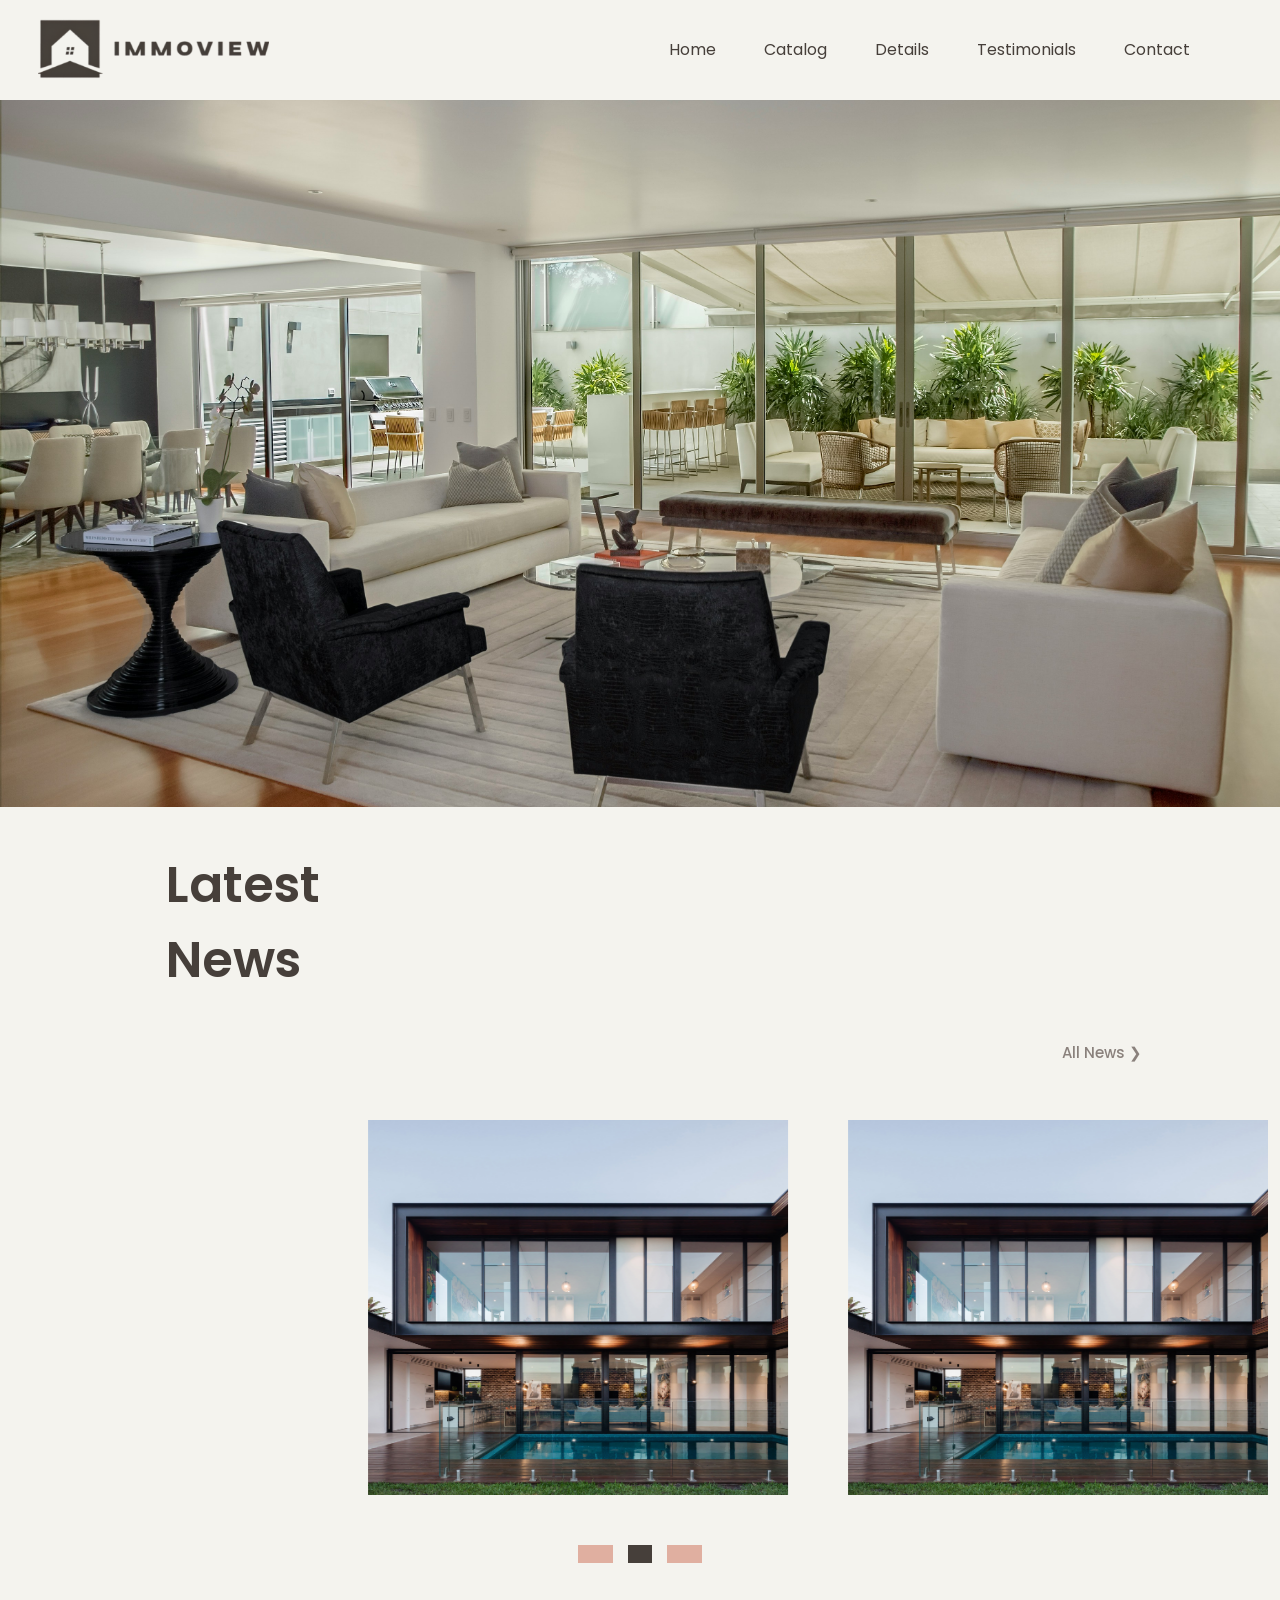
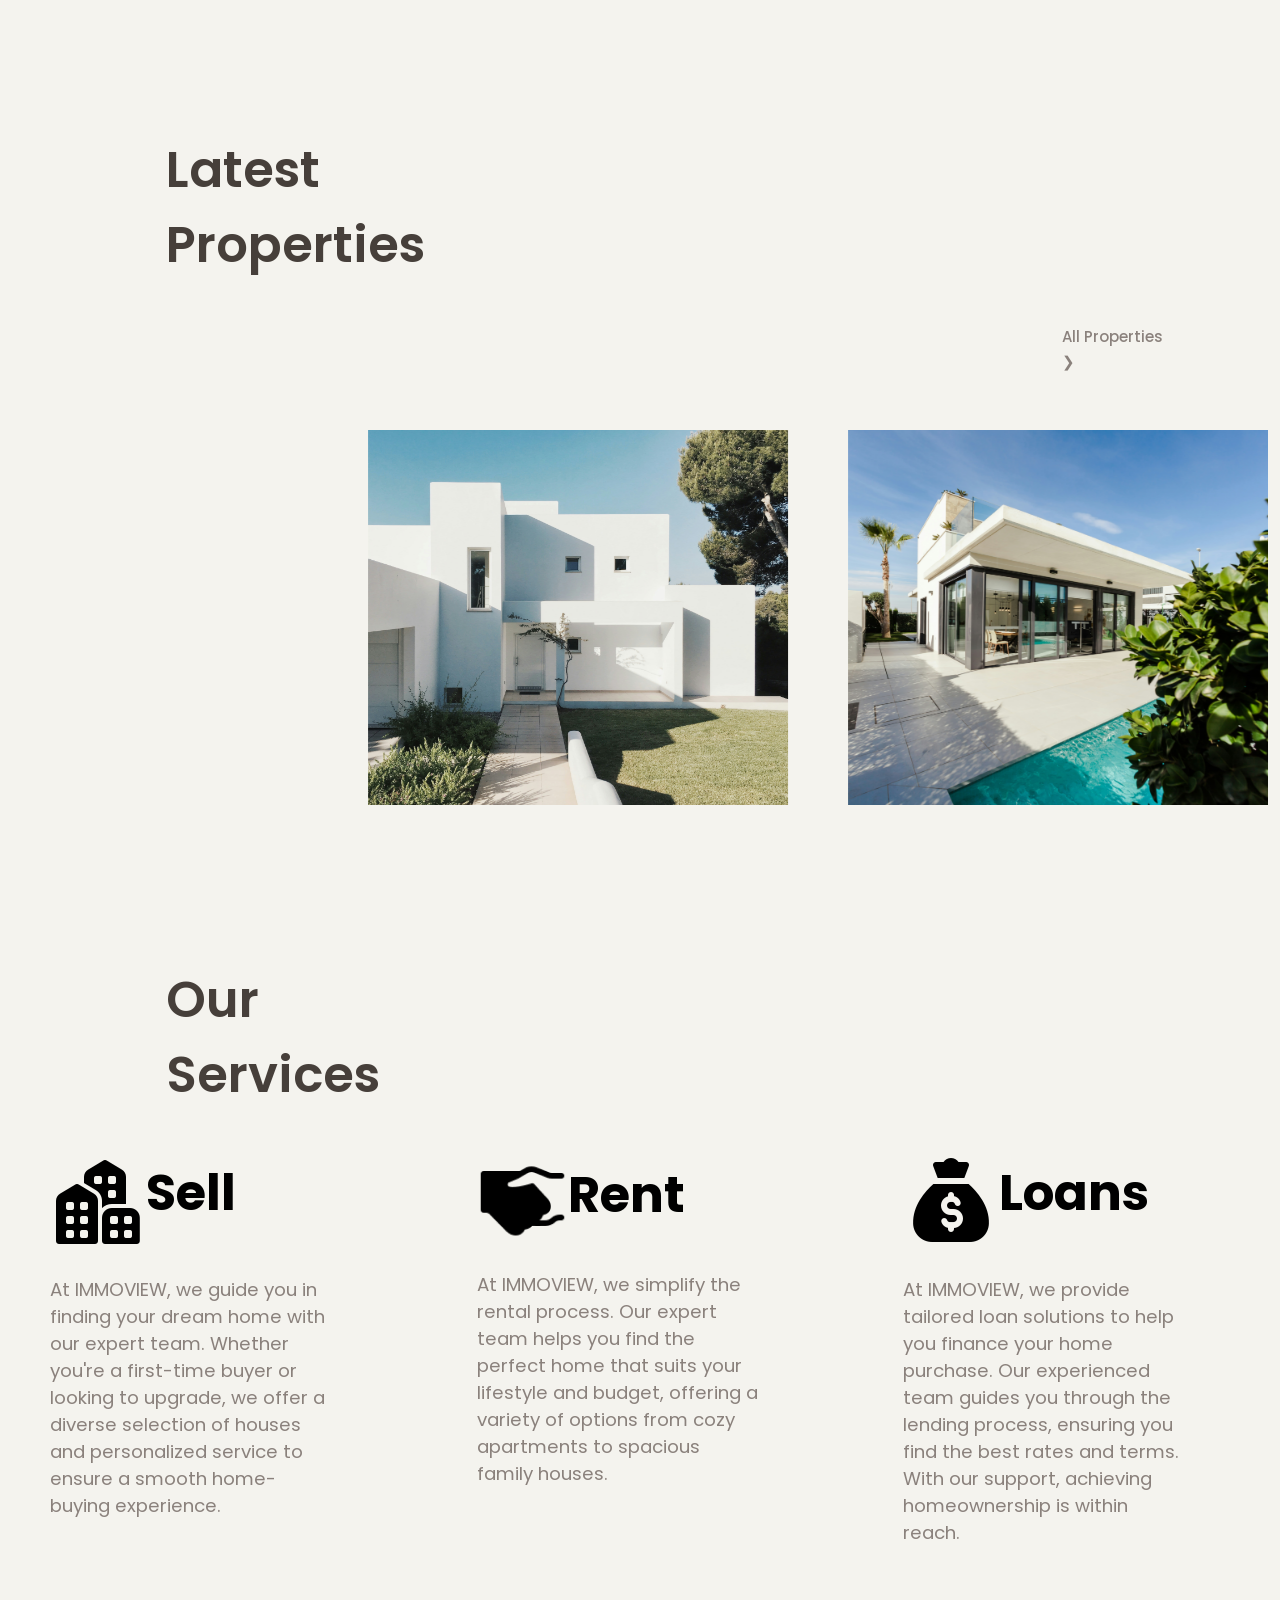
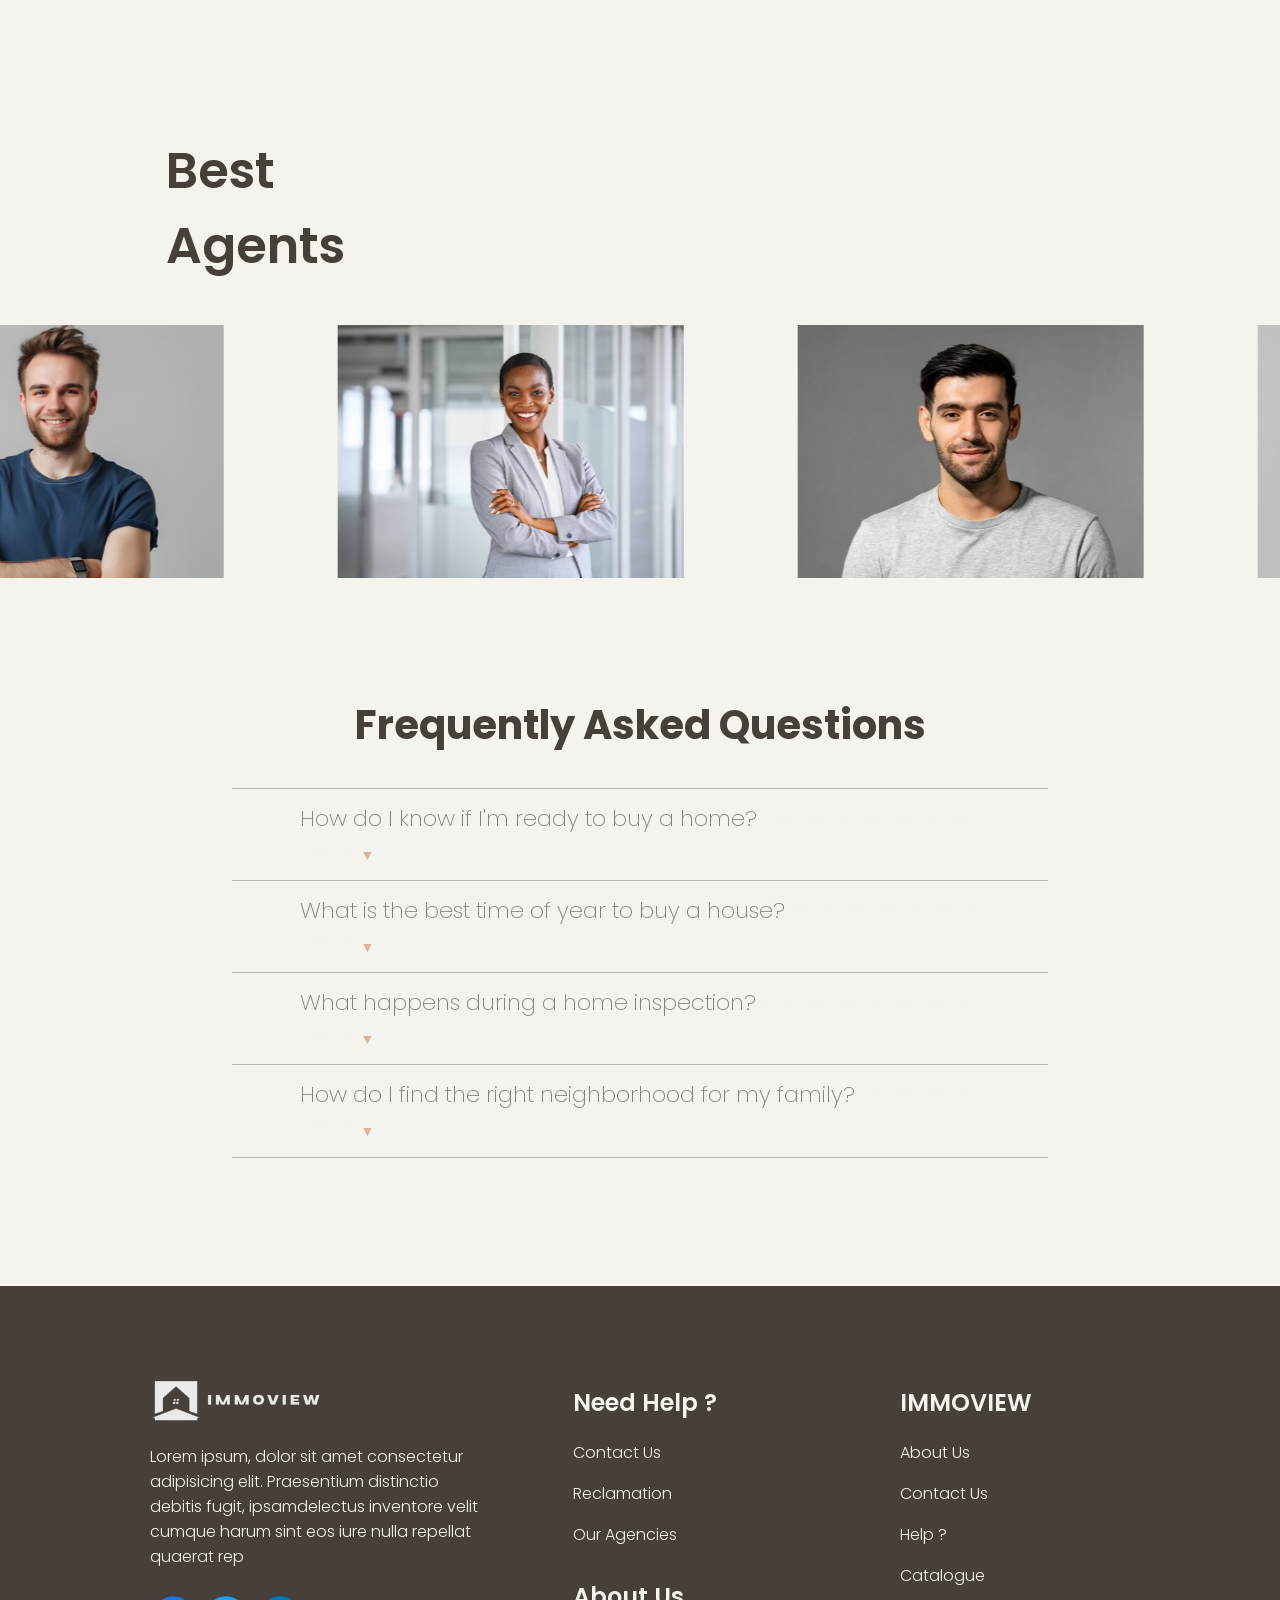
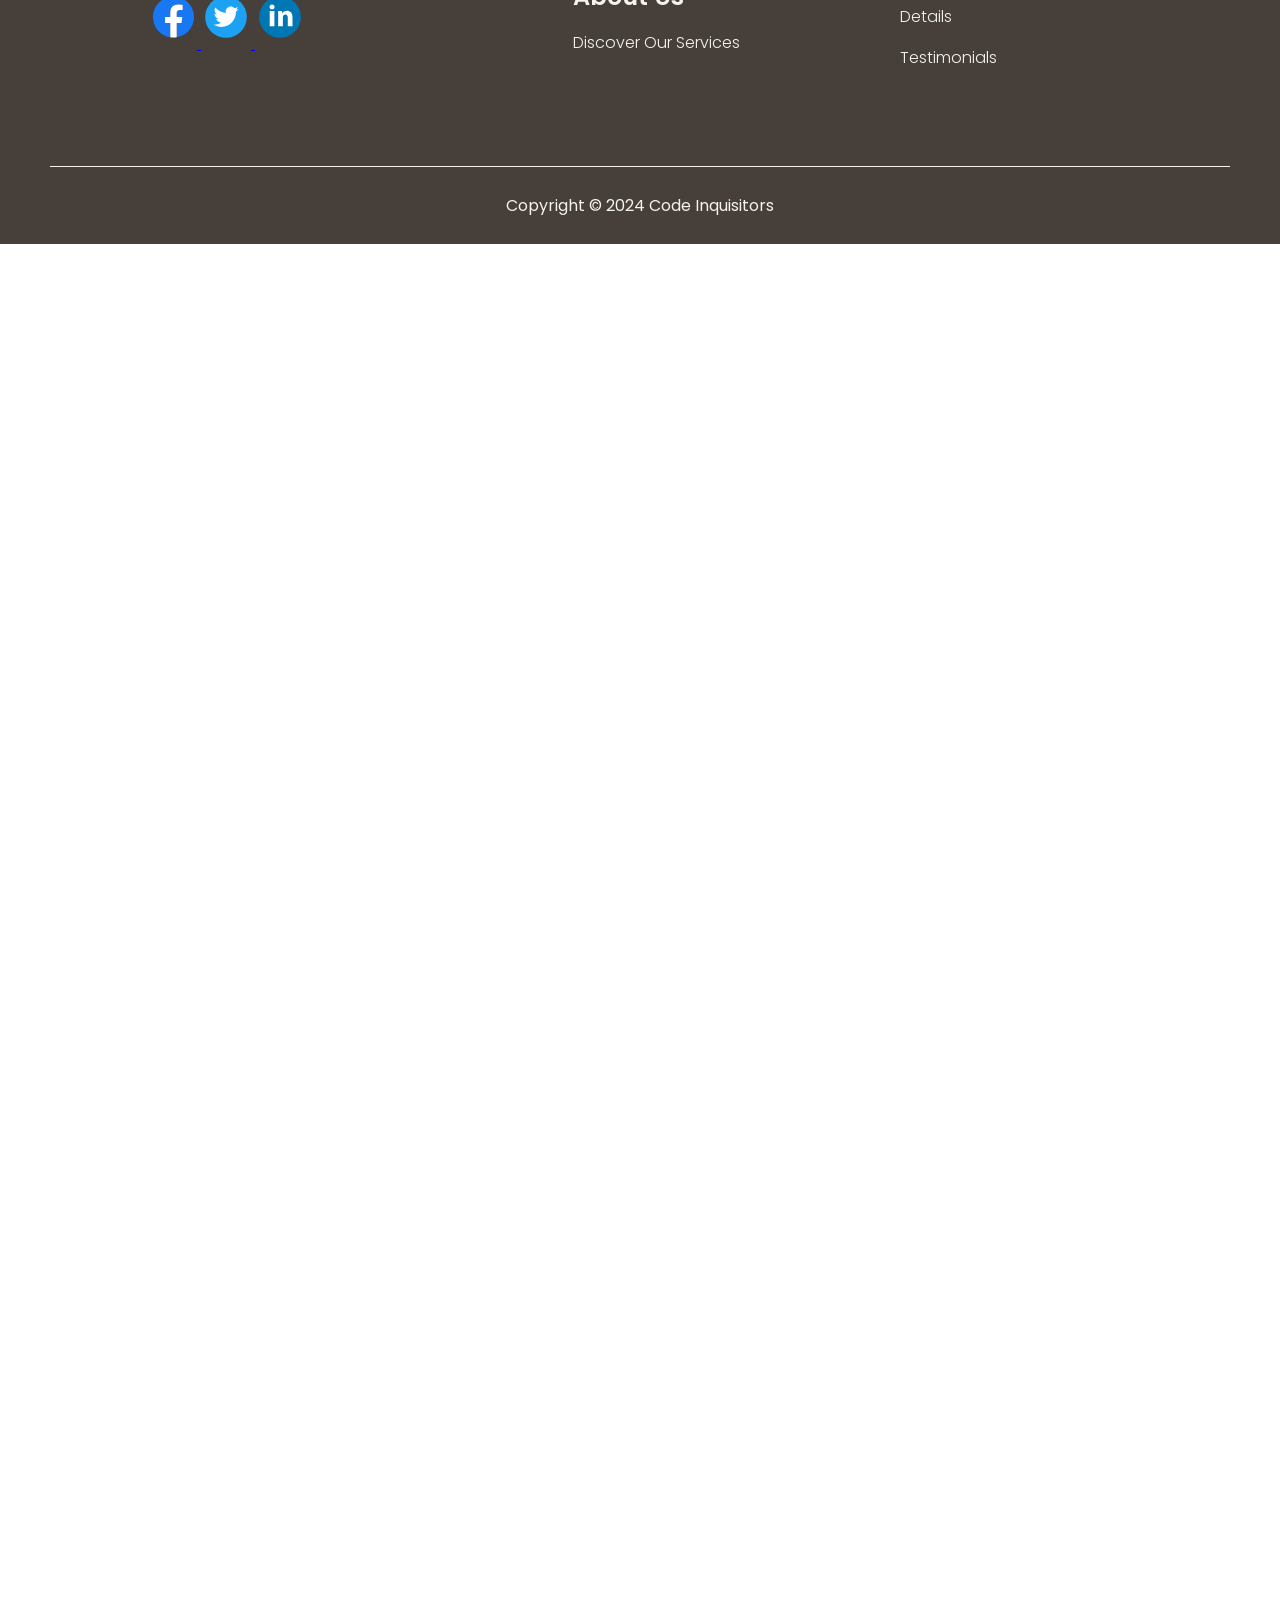
<file: index.html>
<!DOCTYPE html>
<html lang="en">
<head>
    <meta charset="UTF-8">
    <meta name="viewport" content="width=device-width, initial-scale=1.0">
    <meta http-equiv="refresh" content="0; url=./pages/Home.html" />
    <title>Document</title>
</head>
<body>
    
</body>
</html>
</file>
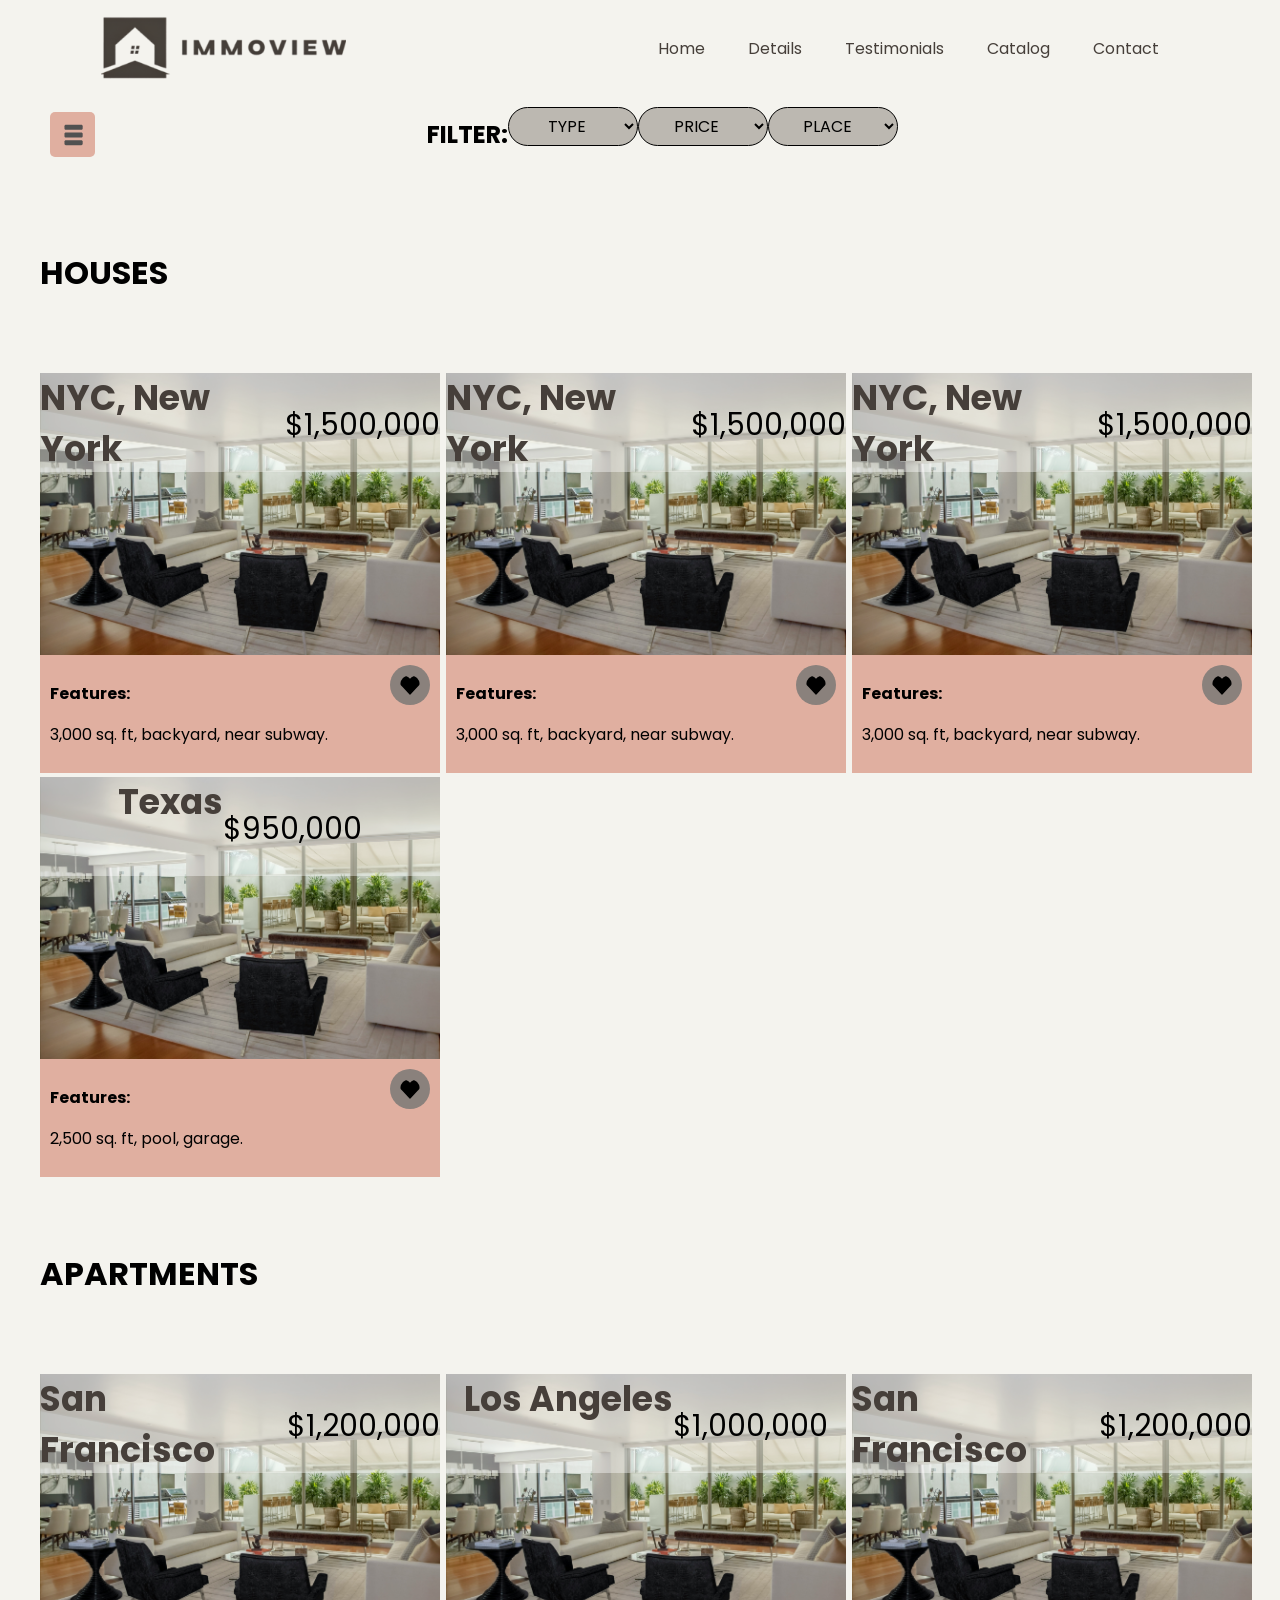
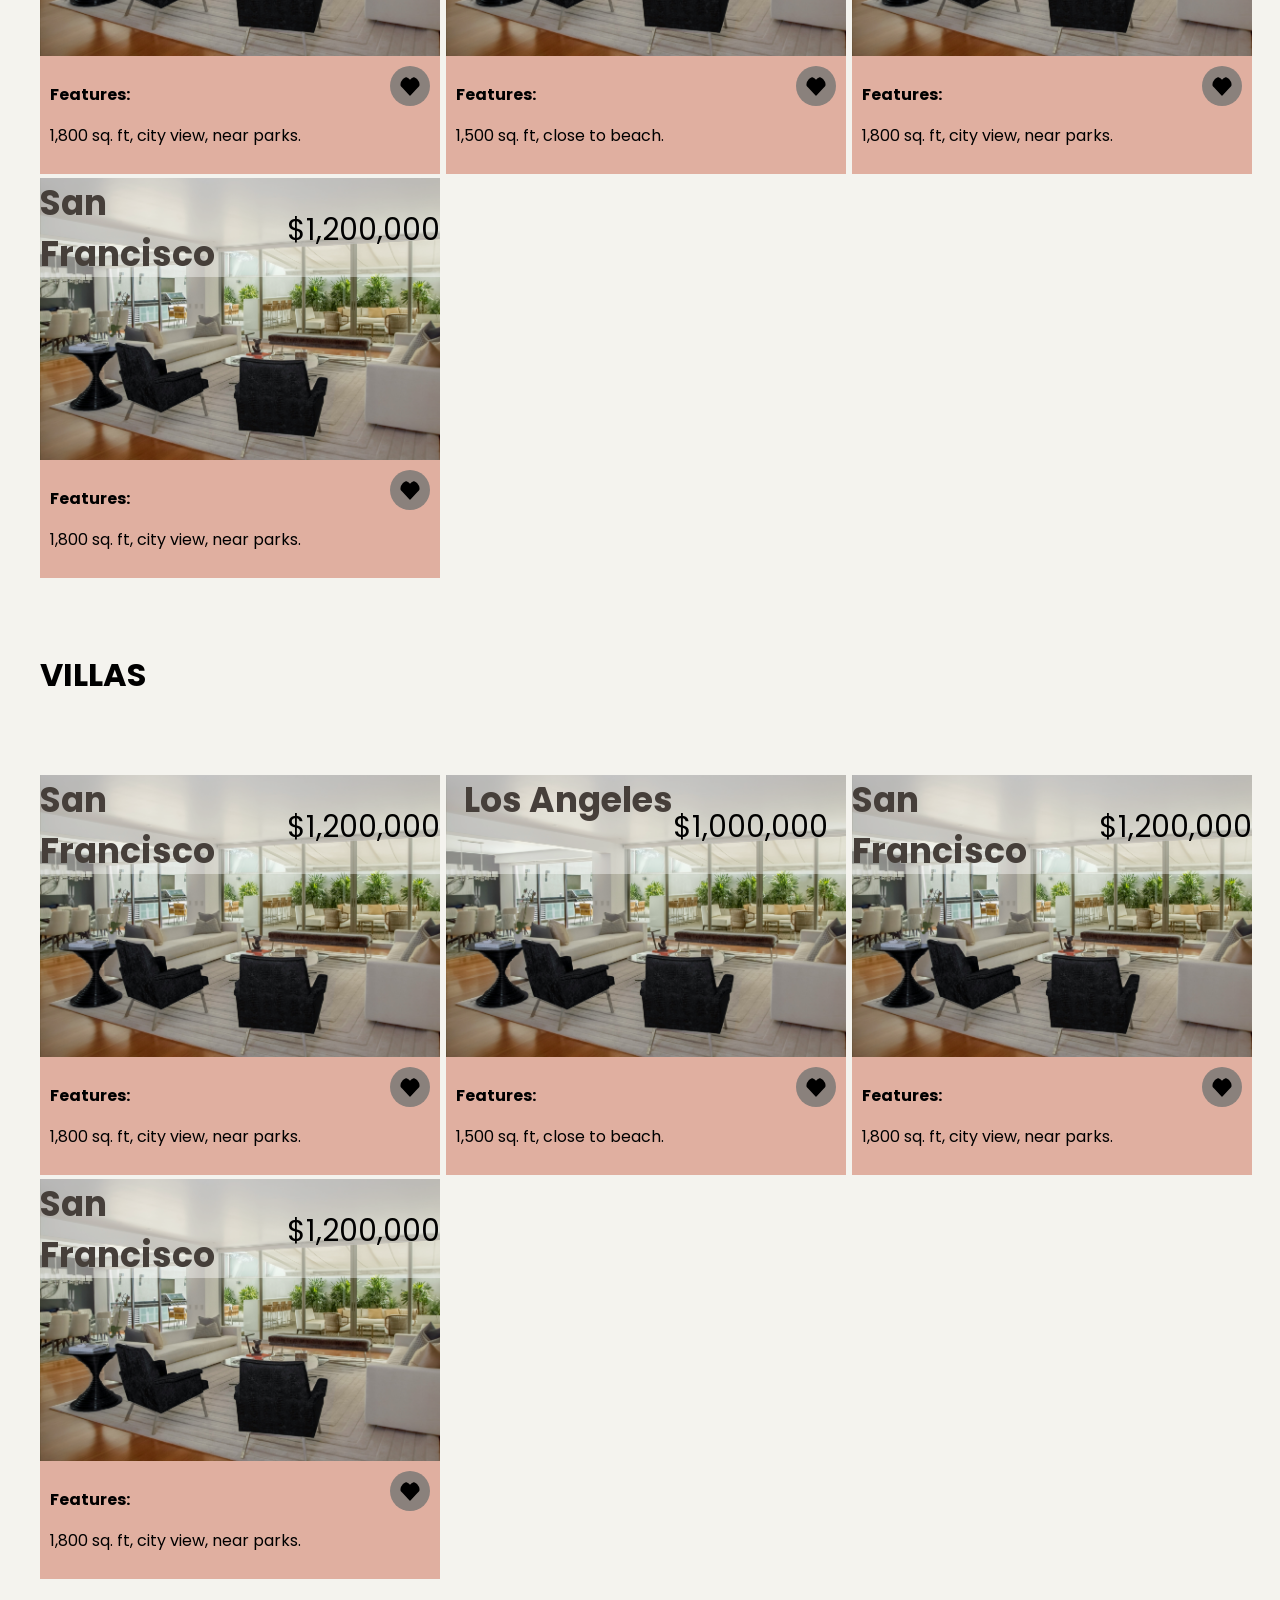
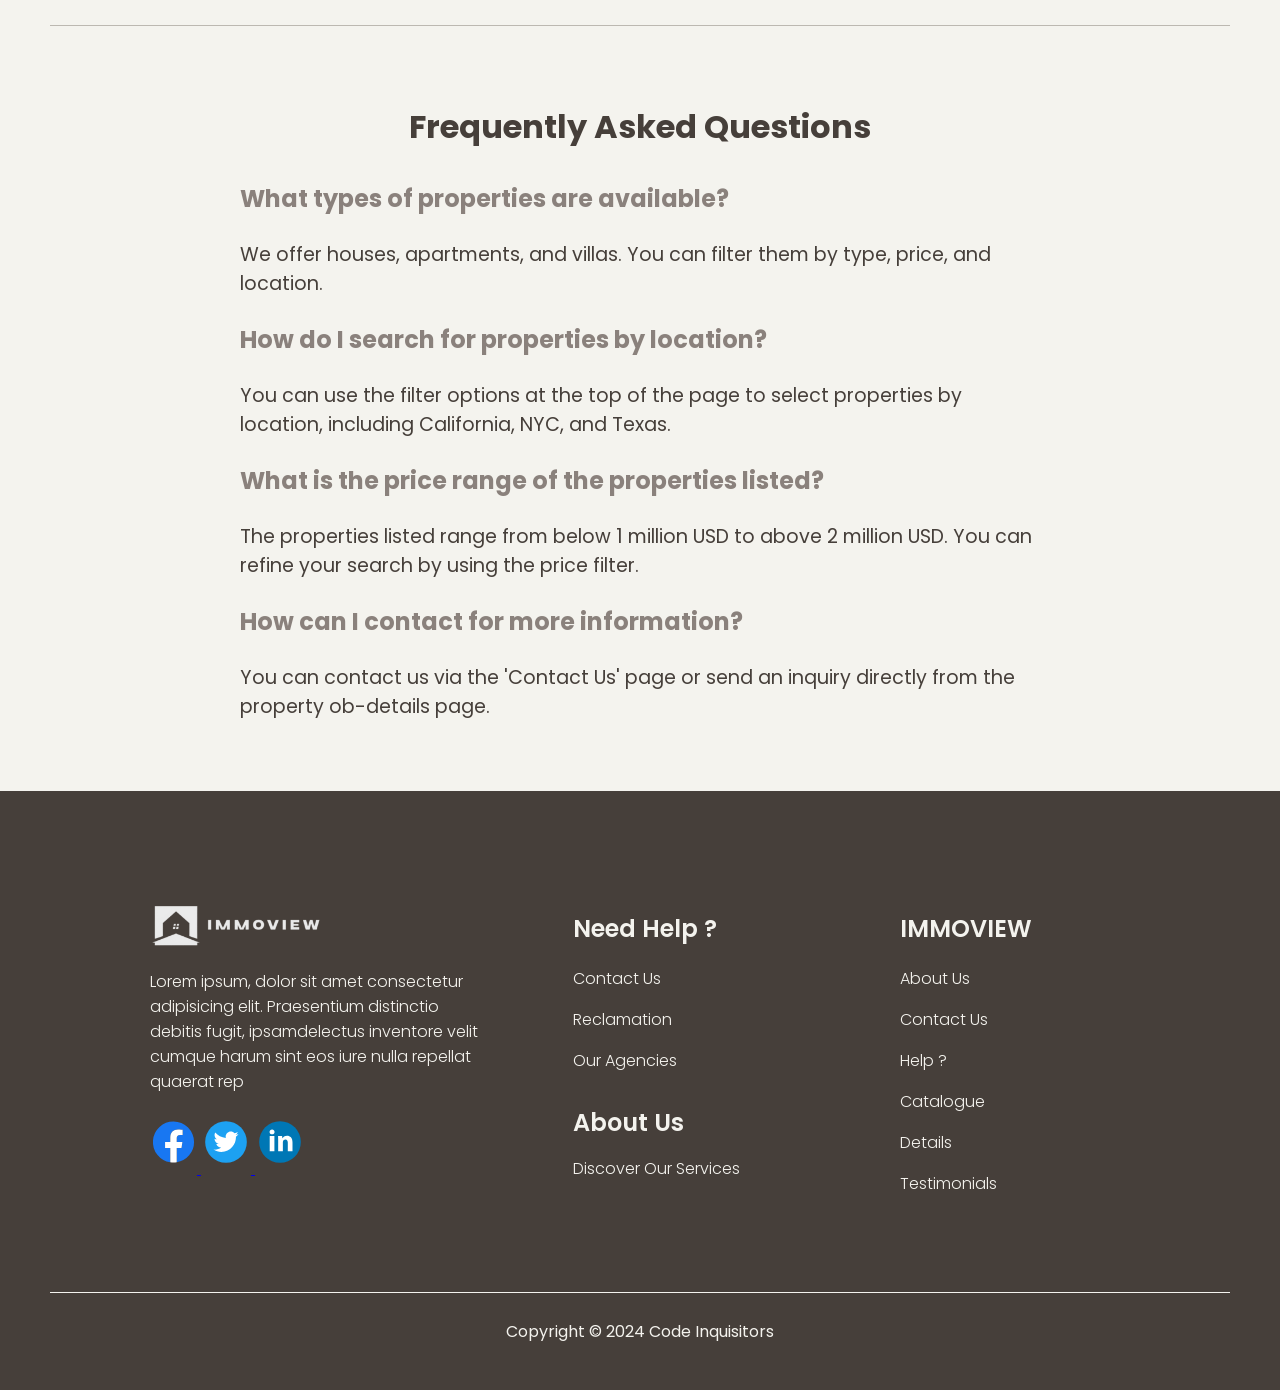
<file: pages/Catalog.html>
<!DOCTYPE html>
<html lang="en">

<head>
    <meta charset="UTF-8">
    <meta name="viewport" content="width=device-width, initial-scale=1.0">
    <title>Property Catalogue</title>
    <link rel="stylesheet" href="../assets/css/style.css">
    <link rel="stylesheet" href="https://cdnjs.cloudflare.com/ajax/libs/font-awesome/5.15.3/css/all.min.css" />
</head>

<body id="osama">


    <!-- Start of Navbar -->
    <nav class="NavMC">
        <input type="checkbox" id="check">
        <label for="check" class="checkbtn">
            <i class="fas fa-bars"></i>
        </label>
        <img src="../assets/img/logo.png" class="logo">
        <ul class="ListMC">
            <li><a class="Home.html" href="#">Home</a></li>
            <li><a href="details.html">Details</a></li>
            <li><a href="Testimonials.html">Testimonials</a></li>
            <li><a href="#">Catalog</a></li>
            <li><a href="Contact.html">Contact</a></li>
        </ul>
    </nav>

    <!-- End of Navbar -->

    <section class="top">
        <div class="Icon1" id="listIcon">
            <svg id="icon" xmlns="http://www.w3.org/2000/svg" enable-background="new 0 0 32 32" height="32px" version="1.1" viewBox="0 0 32 32" width="32px">
                <g>
                    <path d="M25.695,9.43c0,0.771-0.631,1.401-1.402,1.401H8.875c-0.771,0-1.402-0.63-1.402-1.401V7.152c0-0.771,0.631-1.402,1.402-1.402h15.418c0.771,0,1.402,0.631,1.402,1.402V9.43z" fill="#515151"/>
                    <path d="M25.695,24.848c0,0.771-0.631,1.402-1.402,1.402H8.875c-0.771,0-1.402-0.631-1.402-1.402V22.57c0-0.771,0.631-1.401,1.402-1.401h15.418c0.771,0,1.402,0.63,1.402,1.401V24.848z" fill="#515151"/>
                    <path d="M25.695,17.139c0,0.771-0.631,1.402-1.402,1.402H8.875c-0.771,0-1.402-0.631-1.402-1.402v-2.277c0-0.771,0.631-1.402,1.402-1.402h15.418c0.771,0,1.402,0.631,1.402,1.402V17.139z" fill="#515151"/>
                </g>
            </svg>
        </div>

        <div class="Icon2" id="gridIcon">
            <svg enable-background="new 0 0 32 32" height="32px" id="Layer_1" version="1.1" viewBox="0 0 32 32" width="32px" xmlns="http://www.w3.org/2000/svg" xmlns:xlink="http://www.w3.org/1999/xlink">
                <g>
                    <path d="M15.42,7.221c0-0.951-0.771-1.721-1.721-1.721H6.729c-0.951,0-1.721,0.771-1.721,1.721v6.103c0,0.951,0.771,1.721,1.721,1.721h6.971c0.951,0,1.721-0.771,1.721-1.721V7.221z" fill="#515151"/>
                    <path d="M27.742,7.221c0-0.951-0.77-1.721-1.721-1.721h-6.971c-0.951,0-1.721,0.771-1.721,1.721v6.103c0,0.951,0.77,1.721,1.721,1.721h6.971c0.951,0,1.721-0.771,1.721-1.721V7.221z" fill="#515151"/>
                    <path d="M15.42,18.676c0-0.951-0.771-1.721-1.721-1.721H6.729c-0.951,0-1.721,0.77-1.721,1.721v6.104c0,0.95,0.771,1.721,1.721,1.721h6.971c0.951,0,1.721-0.771,1.721-1.721V18.676z" fill="#515151"/>
                    <path d="M27.742,18.676c0-0.951-0.77-1.721-1.721-1.721h-6.971c-0.951,0-1.721,0.77-1.721,1.721v6.104c0,0.95,0.77,1.721,1.721,1.721h6.971c0.951,0,1.721-0.771,1.721-1.721V18.676z" fill="#515151"/>
                </g>
            </svg>
        </div>

        <div class="filter">
            <h1>FILTER:</h1>
            <select name="TYPE" id="filter_type">
                <option value="">TYPE</option>
                <option value="1">HOUSES</option>
                <option value="2">APARTMENTS</option>
                <option value="3">VILLAS</option>
            </select>
            <select name="PRICE" id="filter_price">
                <option value="">PRICE</option>
                <option value="1">below 1M$</option>
                <option value="2">above 1M$</option>
                <option value="3">above 2M$</option>
            </select>
            <select name="PLACE" id="filter_place">
                <option value="">PLACE</option>
                <option value="1">CALIFORNIA</option>
                <option value="2">NYCITY</option>
                <option value="3">TEXAS</option>
            </select>
        </div>

        <div>
            <button id="Mfilterbtn">FILTER</button>
        </div>

        <div class="filterBurger" id="filterburger">
            <div class="filter1">
                <h1>FILTER:</h1>
                <select name="TYPE" id="filter_type">
                    <option value="">TYPE</option>
                    <option value="1">HOUSES</option>
                    <option value="2">APARTMENTS</option>
                    <option value="3">VILLAS</option>
                </select>
                <select name="PRICE" id="filter_price">
                    <option value="">PRICE</option>
                    <option value="1">below 1M$</option>
                    <option value="2">above 1M$</option>
                    <option value="3">above 2M$</option>
                </select>
                <select name="PLACE" id="filter_place">
                    <option value="">PLACE</option>
                    <option value="1">CALIFORNIA</option>
                    <option value="2">NYCITY</option>
                    <option value="3">TEXAS</option>
                </select>

                
                <img src="../assets/img/cancel.png" id="closeFilter" alt="close filter buttons">
                

            </div>
        </div>

    </section>

    <section class="listProperties">
        <div class="property-section" id="property-section">
            
            <!-- HOUSES Section -->
            <div class="seperator1" id="sep1">
                <h2>HOUSES</h2>
                <div class="property-grid">

                    <div class="property-card">
                        <div class="innerCard">
                            <div></div>
                            <div class="inInnerCard">
                                <h3>NYC, New York</h3>
                                <p>$1,500,000</p>
                            </div>
                        </div>
                        <div class="ob-details">
                            <div>
                                <p>Features:</p>
                                <p>3,000 sq. ft, backyard, near subway.</p>
                            </div>
                            <div class="favicon">
                                <svg id="Layer_1_1_" style="enable-background:new 0 0 16 16;" height="32px" width="32px" version="1.1" viewBox="0 0 16 16" xmlns="http://www.w3.org/2000/svg" xmlns:xlink="http://www.w3.org/1999/xlink">
                                    <path d="M8.612,2.347L8,2.997l-0.612-0.65c-1.69-1.795-4.43-1.795-6.12,0c-1.69,1.795-1.69,4.706,0,6.502l0.612,0.65L8,16l6.12-6.502l0.612-0.65c1.69-1.795,1.69-4.706,0-6.502C13.042,0.551,10.302,0.551,8.612,2.347z"/>
                                </svg>
                            </div>
                        </div>
                    </div>

                    <div class="property-card" id="propID">
                        <div class="innerCard">
                            <div></div>
                            <div class="inInnerCard">
                                <h3>NYC, New York</h3>
                                <p>$1,500,000</p>
                            </div>
                        </div>
                        <div class="ob-details">
                            <div>
                                <p>Features:</p>
                                <p>3,000 sq. ft, backyard, near subway.</p>
                            </div>
                            <div class="favicon">
                                <svg id="Layer_1_1_" style="enable-background:new 0 0 16 16;" height="32px" width="32px" version="1.1" viewBox="0 0 16 16" xmlns="http://www.w3.org/2000/svg" xmlns:xlink="http://www.w3.org/1999/xlink">
                                    <path d="M8.612,2.347L8,2.997l-0.612-0.65c-1.69-1.795-4.43-1.795-6.12,0c-1.69,1.795-1.69,4.706,0,6.502l0.612,0.65L8,16l6.12-6.502l0.612-0.65c1.69-1.795,1.69-4.706,0-6.502C13.042,0.551,10.302,0.551,8.612,2.347z"/>
                                </svg>
                            </div>
                        </div>
                    </div>

                    <div class="property-card">
                        <div class="innerCard">
                            <div></div>
                            <div class="inInnerCard">
                                <h3>NYC, New York</h3>
                                <p>$1,500,000</p>
                            </div>
                        </div>
                        <div class="ob-details">
                            <div>
                                <p>Features:</p>
                                <p>3,000 sq. ft, backyard, near subway.</p>
                            </div>
                            <div class="favicon">
                                <svg id="Layer_1_1_" style="enable-background:new 0 0 16 16;" height="32px" width="32px" version="1.1" viewBox="0 0 16 16" xmlns="http://www.w3.org/2000/svg" xmlns:xlink="http://www.w3.org/1999/xlink">
                                    <path d="M8.612,2.347L8,2.997l-0.612-0.65c-1.69-1.795-4.43-1.795-6.12,0c-1.69,1.795-1.69,4.706,0,6.502l0.612,0.65L8,16l6.12-6.502l0.612-0.65c1.69-1.795,1.69-4.706,0-6.502C13.042,0.551,10.302,0.551,8.612,2.347z"/>
                                </svg>
                            </div>
                        </div>
                    </div>

                    <div class="property-card">
                        <div class="innerCard">
                            <div></div>
                            <div class="inInnerCard">
                                <h3>Texas</h3>
                                <p>$950,000</p>
                            </div>
                        </div>
                        <div class="ob-details">
                            <div>
                                <p>Features:</p>
                                <p>2,500 sq. ft, pool, garage.</p>
                            </div>
                            <div class="favicon">
                                <svg id="Layer_1_1_" style="enable-background:new 0 0 16 16;" height="32px" width="32px" version="1.1" viewBox="0 0 16 16" xmlns="http://www.w3.org/2000/svg" xmlns:xlink="http://www.w3.org/1999/xlink">
                                    <path d="M8.612,2.347L8,2.997l-0.612-0.65c-1.69-1.795-4.43-1.795-6.12,0c-1.69,1.795-1.69,4.706,0,6.502l0.612,0.65L8,16l6.12-6.502l0.612-0.65c1.69-1.795,1.69-4.706,0-6.502C13.042,0.551,10.302,0.551,8.612,2.347z"/>
                                </svg>
                            </div>
                        </div>
                    </div>

                </div>
            </div>

            <!-- Apartments Section -->
            <div class="seperator2" id="sep2">
                <h2>APARTMENTS</h2>
                <div class="property-grid">

                    <div class="property-card">
                        <div class="innerCard">
                            <div></div>
                            <div class="inInnerCard">
                                <h3>San Francisco</h3>
                                <p>$1,200,000</p>
                            </div>
                        </div>
                        <div class="ob-details">
                            <div>
                                <p>Features:</p>
                                <p>1,800 sq. ft, city view, near parks.</p>
                            </div>
                            <div class="favicon">
                                <svg id="Layer_1_1_" style="enable-background:new 0 0 16 16;" height="32px" width="32px" version="1.1" viewBox="0 0 16 16" xmlns="http://www.w3.org/2000/svg" xmlns:xlink="http://www.w3.org/1999/xlink">
                                    <path d="M8.612,2.347L8,2.997l-0.612-0.65c-1.69-1.795-4.43-1.795-6.12,0c-1.69,1.795-1.69,4.706,0,6.502l0.612,0.65L8,16l6.12-6.502l0.612-0.65c1.69-1.795,1.69-4.706,0-6.502C13.042,0.551,10.302,0.551,8.612,2.347z"/>
                                </svg>
                            </div>
                        </div>
                    </div>

                    <div class="property-card">
                        <div class="innerCard">
                            <div></div>
                            <div class="inInnerCard">
                                <h3>Los Angeles</h3>
                                <p>$1,000,000</p>
                            </div>
                        </div>
                        <div class="ob-details">
                            <div>
                                <p>Features:</p>
                                <p>1,500 sq. ft, close to beach.</p>
                            </div>
                            <div class="favicon">
                                <svg id="Layer_1_1_" style="enable-background:new 0 0 16 16;" height="32px" width="32px" version="1.1" viewBox="0 0 16 16" xmlns="http://www.w3.org/2000/svg" xmlns:xlink="http://www.w3.org/1999/xlink">
                                    <path d="M8.612,2.347L8,2.997l-0.612-0.65c-1.69-1.795-4.43-1.795-6.12,0c-1.69,1.795-1.69,4.706,0,6.502l0.612,0.65L8,16l6.12-6.502l0.612-0.65c1.69-1.795,1.69-4.706,0-6.502C13.042,0.551,10.302,0.551,8.612,2.347z"/>
                                </svg>
                            </div>
                        </div>
                    </div>


                    <div class="property-card">
                        <div class="innerCard">
                            <div></div>
                            <div class="inInnerCard">
                                <h3>San Francisco</h3>
                                <p>$1,200,000</p>
                            </div>
                        </div>
                        <div class="ob-details">
                            <div>
                                <p>Features:</p>
                                <p>1,800 sq. ft, city view, near parks.</p>
                            </div>
                            <div class="favicon">
                                <svg id="Layer_1_1_" style="enable-background:new 0 0 16 16;" height="32px" width="32px" version="1.1" viewBox="0 0 16 16" xmlns="http://www.w3.org/2000/svg" xmlns:xlink="http://www.w3.org/1999/xlink">
                                    <path d="M8.612,2.347L8,2.997l-0.612-0.65c-1.69-1.795-4.43-1.795-6.12,0c-1.69,1.795-1.69,4.706,0,6.502l0.612,0.65L8,16l6.12-6.502l0.612-0.65c1.69-1.795,1.69-4.706,0-6.502C13.042,0.551,10.302,0.551,8.612,2.347z"/>
                                </svg>
                            </div>
                        </div>
                    </div>


                    <div class="property-card">
                        <div class="innerCard">
                            <div></div>
                            <div class="inInnerCard">
                                <h3>San Francisco</h3>
                                <p>$1,200,000</p>
                            </div>
                        </div>
                        <div class="ob-details">
                            <div>
                                <p>Features:</p>
                                <p>1,800 sq. ft, city view, near parks.</p>
                            </div>
                            <div class="favicon">
                                <svg id="Layer_1_1_" style="enable-background:new 0 0 16 16;" height="32px" width="32px" version="1.1" viewBox="0 0 16 16" xmlns="http://www.w3.org/2000/svg" xmlns:xlink="http://www.w3.org/1999/xlink">
                                    <path d="M8.612,2.347L8,2.997l-0.612-0.65c-1.69-1.795-4.43-1.795-6.12,0c-1.69,1.795-1.69,4.706,0,6.502l0.612,0.65L8,16l6.12-6.502l0.612-0.65c1.69-1.795,1.69-4.706,0-6.502C13.042,0.551,10.302,0.551,8.612,2.347z"/>
                                </svg>
                            </div>
                        </div>
                    </div>

                </div>
            </div>

            <!-- Villas Section -->
            <div class="seperator3" id="sep3">
                <h2>VILLAS</h2>
                <div class="property-grid">

                    <div class="property-card">
                        <div class="innerCard">
                            <div></div>
                            <div class="inInnerCard">
                                <h3>San Francisco</h3>
                                <p>$1,200,000</p>
                            </div>
                        </div>
                        <div class="ob-details">
                            <div>
                                <p>Features:</p>
                                <p>1,800 sq. ft, city view, near parks.</p>
                            </div>
                            <div class="favicon">
                                <svg id="Layer_1_1_" style="enable-background:new 0 0 16 16;" height="32px" width="32px" version="1.1" viewBox="0 0 16 16" xmlns="http://www.w3.org/2000/svg" xmlns:xlink="http://www.w3.org/1999/xlink">
                                    <path d="M8.612,2.347L8,2.997l-0.612-0.65c-1.69-1.795-4.43-1.795-6.12,0c-1.69,1.795-1.69,4.706,0,6.502l0.612,0.65L8,16l6.12-6.502l0.612-0.65c1.69-1.795,1.69-4.706,0-6.502C13.042,0.551,10.302,0.551,8.612,2.347z"/>
                                </svg>
                            </div>
                        </div>
                    </div>

                    <div class="property-card">
                        <div class="innerCard">
                            <div></div>
                            <div class="inInnerCard">
                                <h3>Los Angeles</h3>
                                <p>$1,000,000</p>
                            </div>
                        </div>
                        <div class="ob-details">
                            <div>
                                <p>Features:</p>
                                <p>1,500 sq. ft, close to beach.</p>
                            </div>
                            <div class="favicon">
                                <svg id="Layer_1_1_" style="enable-background:new 0 0 16 16;" height="32px" width="32px" version="1.1" viewBox="0 0 16 16" xmlns="http://www.w3.org/2000/svg" xmlns:xlink="http://www.w3.org/1999/xlink">
                                    <path d="M8.612,2.347L8,2.997l-0.612-0.65c-1.69-1.795-4.43-1.795-6.12,0c-1.69,1.795-1.69,4.706,0,6.502l0.612,0.65L8,16l6.12-6.502l0.612-0.65c1.69-1.795,1.69-4.706,0-6.502C13.042,0.551,10.302,0.551,8.612,2.347z"/>
                                </svg>
                            </div>
                        </div>
                    </div>


                    <div class="property-card">
                        <div class="innerCard">
                            <div></div>
                            <div class="inInnerCard">
                                <h3>San Francisco</h3>
                                <p>$1,200,000</p>
                            </div>
                        </div>
                        <div class="ob-details">
                            <div>
                                <p>Features:</p>
                                <p>1,800 sq. ft, city view, near parks.</p>
                            </div>
                            <div class="favicon">
                                <svg id="Layer_1_1_" style="enable-background:new 0 0 16 16;" height="32px" width="32px" version="1.1" viewBox="0 0 16 16" xmlns="http://www.w3.org/2000/svg" xmlns:xlink="http://www.w3.org/1999/xlink">
                                    <path d="M8.612,2.347L8,2.997l-0.612-0.65c-1.69-1.795-4.43-1.795-6.12,0c-1.69,1.795-1.69,4.706,0,6.502l0.612,0.65L8,16l6.12-6.502l0.612-0.65c1.69-1.795,1.69-4.706,0-6.502C13.042,0.551,10.302,0.551,8.612,2.347z"/>
                                </svg>
                            </div>
                        </div>
                    </div>


                    <div class="property-card">
                        <div class="innerCard">
                            <div></div>
                            <div class="inInnerCard">
                                <h3>San Francisco</h3>
                                <p>$1,200,000</p>
                            </div>
                        </div>
                        <div class="ob-details">
                            <div>
                                <p>Features:</p>
                                <p>1,800 sq. ft, city view, near parks.</p>
                            </div>
                            <div class="favicon">
                                <svg id="Layer_1_1_" style="enable-background:new 0 0 16 16;" height="32px" width="32px" version="1.1" viewBox="0 0 16 16" xmlns="http://www.w3.org/2000/svg" xmlns:xlink="http://www.w3.org/1999/xlink">
                                    <path d="M8.612,2.347L8,2.997l-0.612-0.65c-1.69-1.795-4.43-1.795-6.12,0c-1.69,1.795-1.69,4.706,0,6.502l0.612,0.65L8,16l6.12-6.502l0.612-0.65c1.69-1.795,1.69-4.706,0-6.502C13.042,0.551,10.302,0.551,8.612,2.347z"/>
                                </svg>
                            </div>
                        </div>
                    </div>

                </div>
            </div>

        </div>


        <div class="property-section" id="property-section2">
            
            <!-- HOUSES Section -->
            <div class="seperator1" id="sep1">
                <h2>HOUSES</h2>
                <div class="ob-slider">
                    <div class="houseSlide">
                        <img src="../assets/img/img10.jpg" alt="House">
                        <div class="ob-slide-content">
                            <h2>Staten Island</h2>
                            <p>$1,100,000</p>
                            <p>3-bedroom, 2-bathroom colonial-style house with a private garden and finished basement.</p>
                            <p>Features: 2,200 sq ft, garage, and walking distance to parks.</p>
                        </div>
                    </div>

                    <div class="houseSlide">
                        <img src="../assets/img/img1.jpg" alt="House">
                        <div class="ob-slide-content">
                            <h2>Staten Island</h2>
                            <p>$2,100,000</p>
                            <p>3-bedroom, 2-bathroom colonial-style house with a private garden and finished basement.</p>
                            <p>Features: 2,200 sq ft, garage, and walking distance to parks.</p>
                        </div>
                    </div>

                    <div class="houseSlide">
                        <img src="../assets/img/img11.jpg" alt="House">
                        <div class="ob-slide-content">
                            <h2>Staten Island</h2>
                            <p>$2,100,000</p>
                            <p>3-bedroom, 2-bathroom colonial-style house with a private garden and finished basement.</p>
                            <p>Features: 2,200 sq ft, garage, and walking distance to parks.</p>
                        </div>
                    </div>
                
                    <div class="slider-nav">
                            <img class="ob-prev" src="../assets/img/rightArrow.svg" alt="rightArrow" />
                            <img class="ob-next" src="../assets/img/rightArrow.svg" alt="rightArrow" />
                    </div>
                </div>

                
            </div>

            <!-- Apartments Section -->
            <div class="seperator2" id="sep2">
                <h2>APARTMENTS</h2>
                <div class="ob-slider">
                    <div class="apSlide">
                        <img src="../assets/img/img11.jpg" alt="Apartments">
                        <div class="ob-slide-content">
                            <h2>Staten Island</h2>
                            <p>$1,100,000</p>
                            <p>3-bedroom, 2-bathroom colonial-style house with a private garden and finished basement.</p>
                            <p>Features: 2,200 sq ft, garage, and walking distance to parks.</p>
                        </div>
                    </div>
                
                    <div class="apSlide">
                        <img src="../assets/img/img9.jpg" alt="Apartments">
                        <div class="ob-slide-content">
                            <h2>Staten Island</h2>
                            <p>$1,100,000</p>
                            <p>3-bedroom, 2-bathroom colonial-style house with a private garden and finished basement.</p>
                            <p>Features: 2,200 sq ft, garage, and walking distance to parks.</p>
                        </div>
                    </div>

                    <div class="slider-nav">
                            <img class="ob-prev1" src="../assets/img/rightArrow.svg" alt="rightArrow" />
                            <img class="ob-next1" src="../assets/img/rightArrow.svg" alt="rightArrow" />
                    </div>
                </div>
            </div>

            <!-- Villas Section -->
            <div class="seperator3" id="sep3">
                <h2>VILLAS</h2>
                <div class="ob-slider">
                    <div class="vaSlide">
                        <img src="../assets/img/img1.jpg" alt="House">
                        <div class="ob-slide-content">
                            <h2>Staten Island</h2>
                            <p>$1,100,000</p>
                            <p>3-bedroom, 2-bathroom colonial-style house with a private garden and finished basement.</p>
                            <p>Features: 2,200 sq ft, garage, and walking distance to parks.</p>
                        </div>
                    </div>


                    <div class="vaSlide">
                        <img src="../assets/img/img10.jpg" alt="House">
                        <div class="ob-slide-content">
                            <h2>Staten Island</h2>
                            <p>$1,100,000</p>
                            <p>3-bedroom, 2-bathroom colonial-style house with a private garden and finished basement.</p>
                            <p>Features: 2,200 sq ft, garage, and walking distance to parks.</p>
                        </div>
                    </div>


                    <div class="vaSlide">
                        <img src="../assets/img/img9.jpg" alt="House">
                        <div class="ob-slide-content">
                            <h2>Staten Island</h2>
                            <p>$1,100,000</p>
                            <p>3-bedroom, 2-bathroom colonial-style house with a private garden and finished basement.</p>
                            <p>Features: 2,200 sq ft, garage, and walking distance to parks.</p>
                        </div>
                    </div>
                
                    <div class="slider-nav">
                            <img class="ob-prev2" src="../assets/img/rightArrow.svg" alt="rightArrow" />
                            <img class="ob-next2" src="../assets/img/rightArrow.svg" alt="rightArrow" />
                    </div>
                </div>
            </div>

        </div>


    </section>

    <section class="faq-section1">
        <h2>Frequently Asked Questions</h2>
        <div class="faq1">
            <div class="faq-item1">
                <h3>What types of properties are available?</h3>
                <p>We offer houses, apartments, and villas. You can filter them by type, price, and location.</p>
            </div>
            <div class="faq-item1">
                <h3>How do I search for properties by location?</h3>
                <p>You can use the filter options at the top of the page to select properties by location, including California, NYC, and Texas.</p>
            </div>
            <div class="faq-item1">
                <h3>What is the price range of the properties listed?</h3>
                <p>The properties listed range from below 1 million USD to above 2 million USD. You can refine your search by using the price filter.</p>
            </div>
            <div class="faq-item1">
                <h3>How can I contact for more information?</h3>
                <p>You can contact us via the 'Contact Us' page or send an inquiry directly from the property ob-details page.</p>
            </div>
        </div>
    </section>

</body>

<!-- Start of Footer -->
<footer role="contentinfo">
    <div class="h-footer-container">
        <div class="h-footer-infos">
            <img src="../assets/img/logoWhite.png" alt="Logo de ImmoView">

            <p> Lorem ipsum, dolor sit amet consectetur adipisicing
                elit. Praesentium distinctio debitis fugit,
                ipsamdelectus inventore velit cumque harum sint eos iure
                nulla repellat quaerat rep
            </p>

            <div class="h-footer-icons">
                <a href="#"><svg width="47px" height="64px"
                        viewBox="0 0 16 16"
                        xmlns="http://www.w3.org/2000/svg"
                        fill="none"><g
                            id="SVGRepo_bgCarrier"
                            stroke-width="0"></g><g
                            id="SVGRepo_tracerCarrier"
                            stroke-linecap="round"
                            stroke-linejoin="round"></g><g
                            id="SVGRepo_iconCarrier"><path
                                fill="#1877F2"
                                d="M15 8a7 7 0 00-7-7 7 7 0 00-1.094 13.915v-4.892H5.13V8h1.777V6.458c0-1.754 1.045-2.724 2.644-2.724.766 0 1.567.137 1.567.137v1.723h-.883c-.87 0-1.14.54-1.14 1.093V8h1.941l-.31 2.023H9.094v4.892A7.001 7.001 0 0015 8z"></path><path
                                fill="#ffffff"
                                d="M10.725 10.023L11.035 8H9.094V6.687c0-.553.27-1.093 1.14-1.093h.883V3.87s-.801-.137-1.567-.137c-1.6 0-2.644.97-2.644 2.724V8H5.13v2.023h1.777v4.892a7.037 7.037 0 002.188 0v-4.892h1.63z"></path></g></svg>
                </a>

                <a href="#"><svg width="50px" height="64px"
                        viewBox="0 0 48 48"
                        fill="none"
                        xmlns="http://www.w3.org/2000/svg"><g
                            id="SVGRepo_bgCarrier"
                            stroke-width="0"></g><g
                            id="SVGRepo_tracerCarrier"
                            stroke-linecap="round"
                            stroke-linejoin="round"></g><g
                            id="SVGRepo_iconCarrier"> <circle cx="24"
                                cy="24"
                                r="20" fill="#1DA1F2"></circle> <path
                                fill-rule="evenodd" clip-rule="evenodd"
                                d="M36 16.3086C35.1177 16.7006 34.1681 16.9646 33.1722 17.0838C34.1889 16.4742 34.9697 15.5095 35.3368 14.36C34.3865 14.9247 33.3314 15.3335 32.2107 15.5551C31.3123 14.5984 30.0316 14 28.6165 14C25.8975 14 23.6928 16.2047 23.6928 18.9237C23.6928 19.3092 23.7368 19.6852 23.8208 20.046C19.7283 19.8412 16.1005 17.8805 13.6719 14.9015C13.2479 15.6287 13.0055 16.4742 13.0055 17.3766C13.0055 19.0845 13.8735 20.5916 15.1958 21.4747C14.3878 21.4491 13.6295 21.2275 12.9647 20.8587V20.9203C12.9647 23.3066 14.663 25.296 16.9141 25.7496C16.5013 25.8616 16.0661 25.9224 15.6174 25.9224C15.2998 25.9224 14.991 25.8912 14.6902 25.8336C15.3166 27.7895 17.1357 29.2134 19.2899 29.2534C17.6052 30.5733 15.4822 31.3612 13.1751 31.3612C12.7767 31.3612 12.3848 31.338 12 31.2916C14.1791 32.6884 16.7669 33.5043 19.5475 33.5043C28.6037 33.5043 33.5562 26.0016 33.5562 19.4956C33.5562 19.282 33.5522 19.0693 33.5418 18.8589C34.5049 18.1629 35.34 17.2958 36 16.3086Z"
                                fill="white"></path> </g></svg>
                </a>

                <a href="#"><svg width="50px" height="64px"
                        viewBox="0 0 48 48"
                        fill="none"
                        xmlns="http://www.w3.org/2000/svg"><g
                            id="SVGRepo_bgCarrier"
                            stroke-width="0"></g><g
                            id="SVGRepo_tracerCarrier"
                            stroke-linecap="round"
                            stroke-linejoin="round"></g><g
                            id="SVGRepo_iconCarrier"> <circle cx="24"
                                cy="24"
                                r="20" fill="#0077B5"></circle> <path
                                fill-rule="evenodd" clip-rule="evenodd"
                                d="M18.7747 14.2839C18.7747 15.529 17.8267 16.5366 16.3442 16.5366C14.9194 16.5366 13.9713 15.529 14.0007 14.2839C13.9713 12.9783 14.9193 12 16.3726 12C17.8267 12 18.7463 12.9783 18.7747 14.2839ZM14.1199 32.8191V18.3162H18.6271V32.8181H14.1199V32.8191Z"
                                fill="white"></path> <path
                                fill-rule="evenodd"
                                clip-rule="evenodd"
                                d="M22.2393 22.9446C22.2393 21.1357 22.1797 19.5935 22.1201 18.3182H26.0351L26.2432 20.305H26.3322C26.9254 19.3854 28.4079 17.9927 30.8101 17.9927C33.7752 17.9927 35.9995 19.9502 35.9995 24.219V32.821H31.4922V24.7838C31.4922 22.9144 30.8404 21.6399 29.2093 21.6399C27.9633 21.6399 27.2224 22.4999 26.9263 23.3297C26.8071 23.6268 26.7484 24.0412 26.7484 24.4574V32.821H22.2411V22.9446H22.2393Z"
                                fill="white"></path> </g></svg>
                </a>
            </div>

        </div>
        <div class="h-footer-items">
            <div class="h-footer-help">
                <div class="h-footer-aide">
                    <h2>Need Help ?</h2>
                    <a href="#"><p>Contact Us</p></a>
                    <a href="#"><p>Reclamation</p></a>
                    <a href="#"><p>Our Agencies</p></a>
                </div>
                <div class="h-footer-about">
                    <h2>About Us</h2>
                    <a href><p>Discover Our Services</p></a>
                </div>
            </div>
            <div class="h-footer-links">
                <h2>IMMOVIEW</h2>
                <a href="details.html"><p>About Us</p></a>
                <a href="details.html"><p>Contact Us</p></a>
                <a href="details.html"><p>Help ?</p></a>
                <a href="details.html"><p>Catalogue</p></a>
                <a href="details.html"><p>Details</p></a>
                <a href="details.html"><p>Testimonials</p></a>
            </div>
        </div>
    </div>
    <div class="h-copyright">
        <p>Copyright &copy; 2024 Code Inquisitors</p>
    </div>
</footer>
<!-- End of Footer -->
<script src="../assets/js/catalog.js"></script>
</html>
</file>
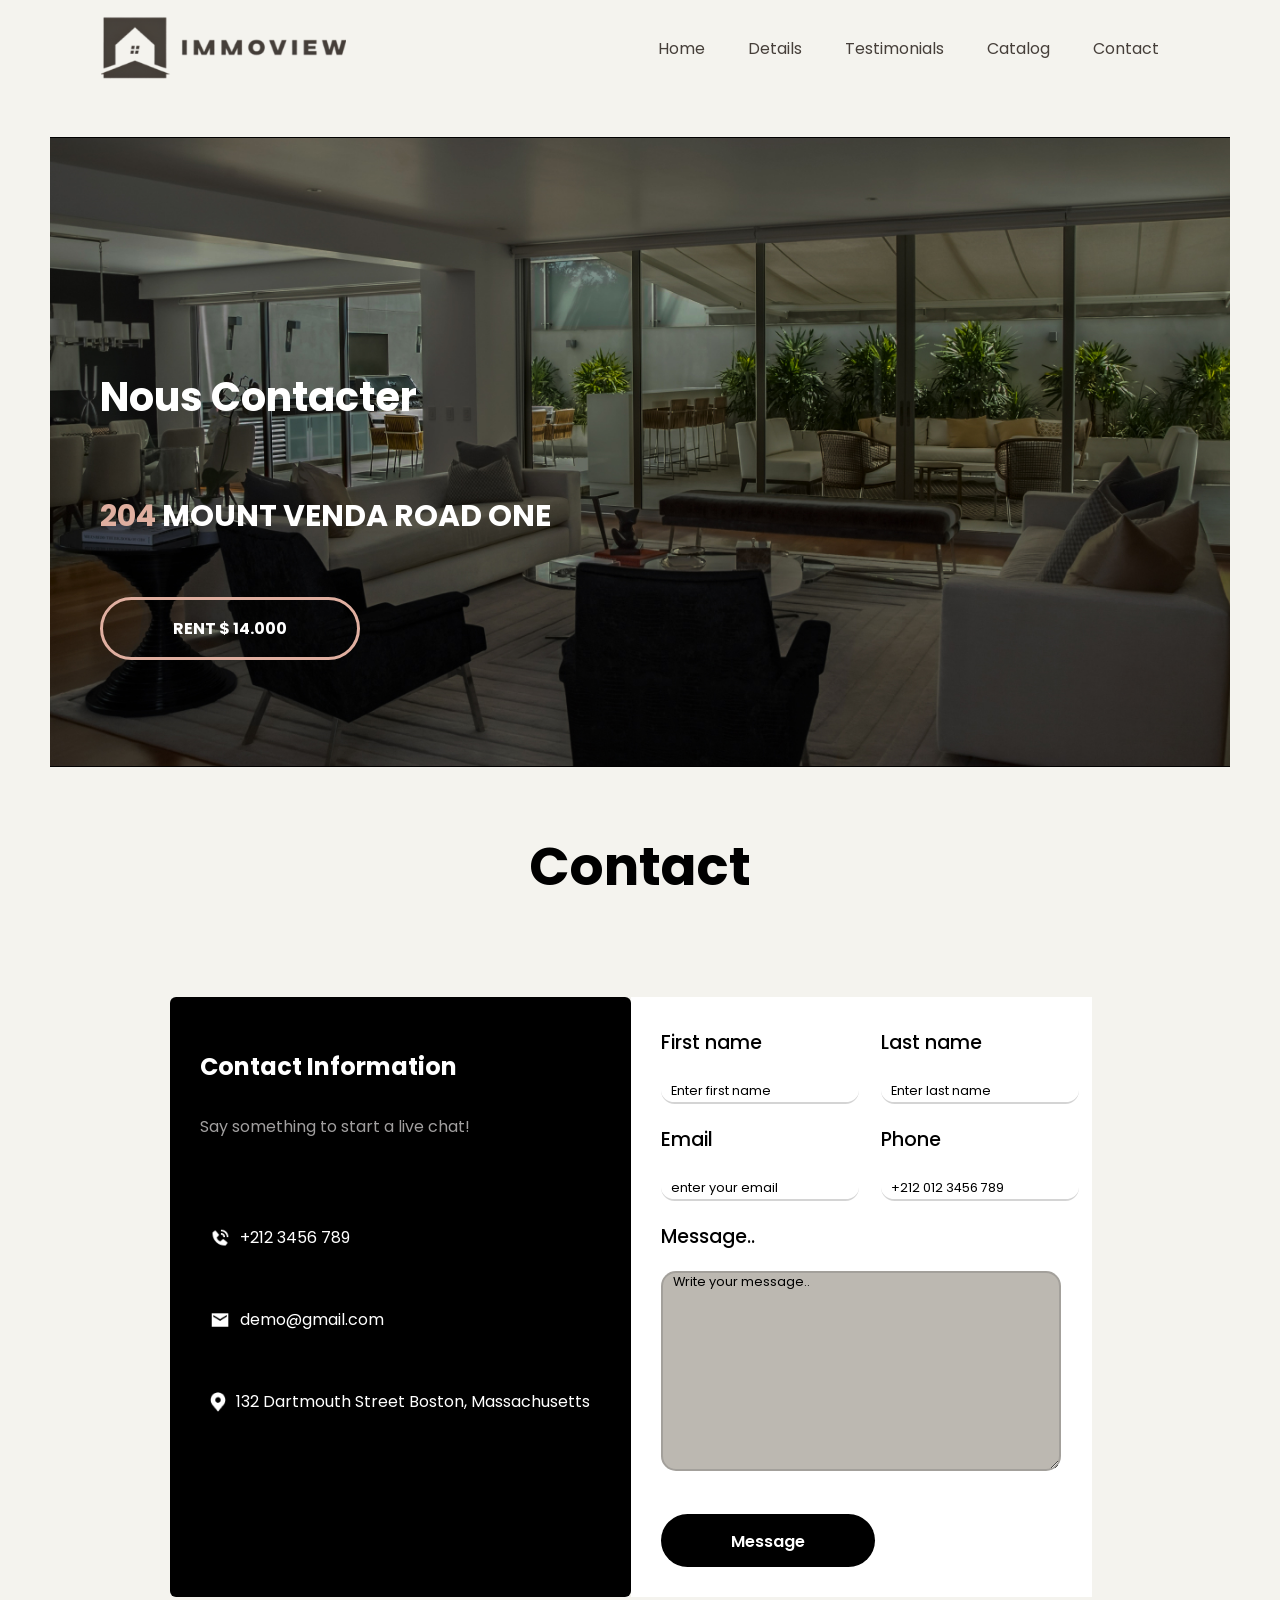
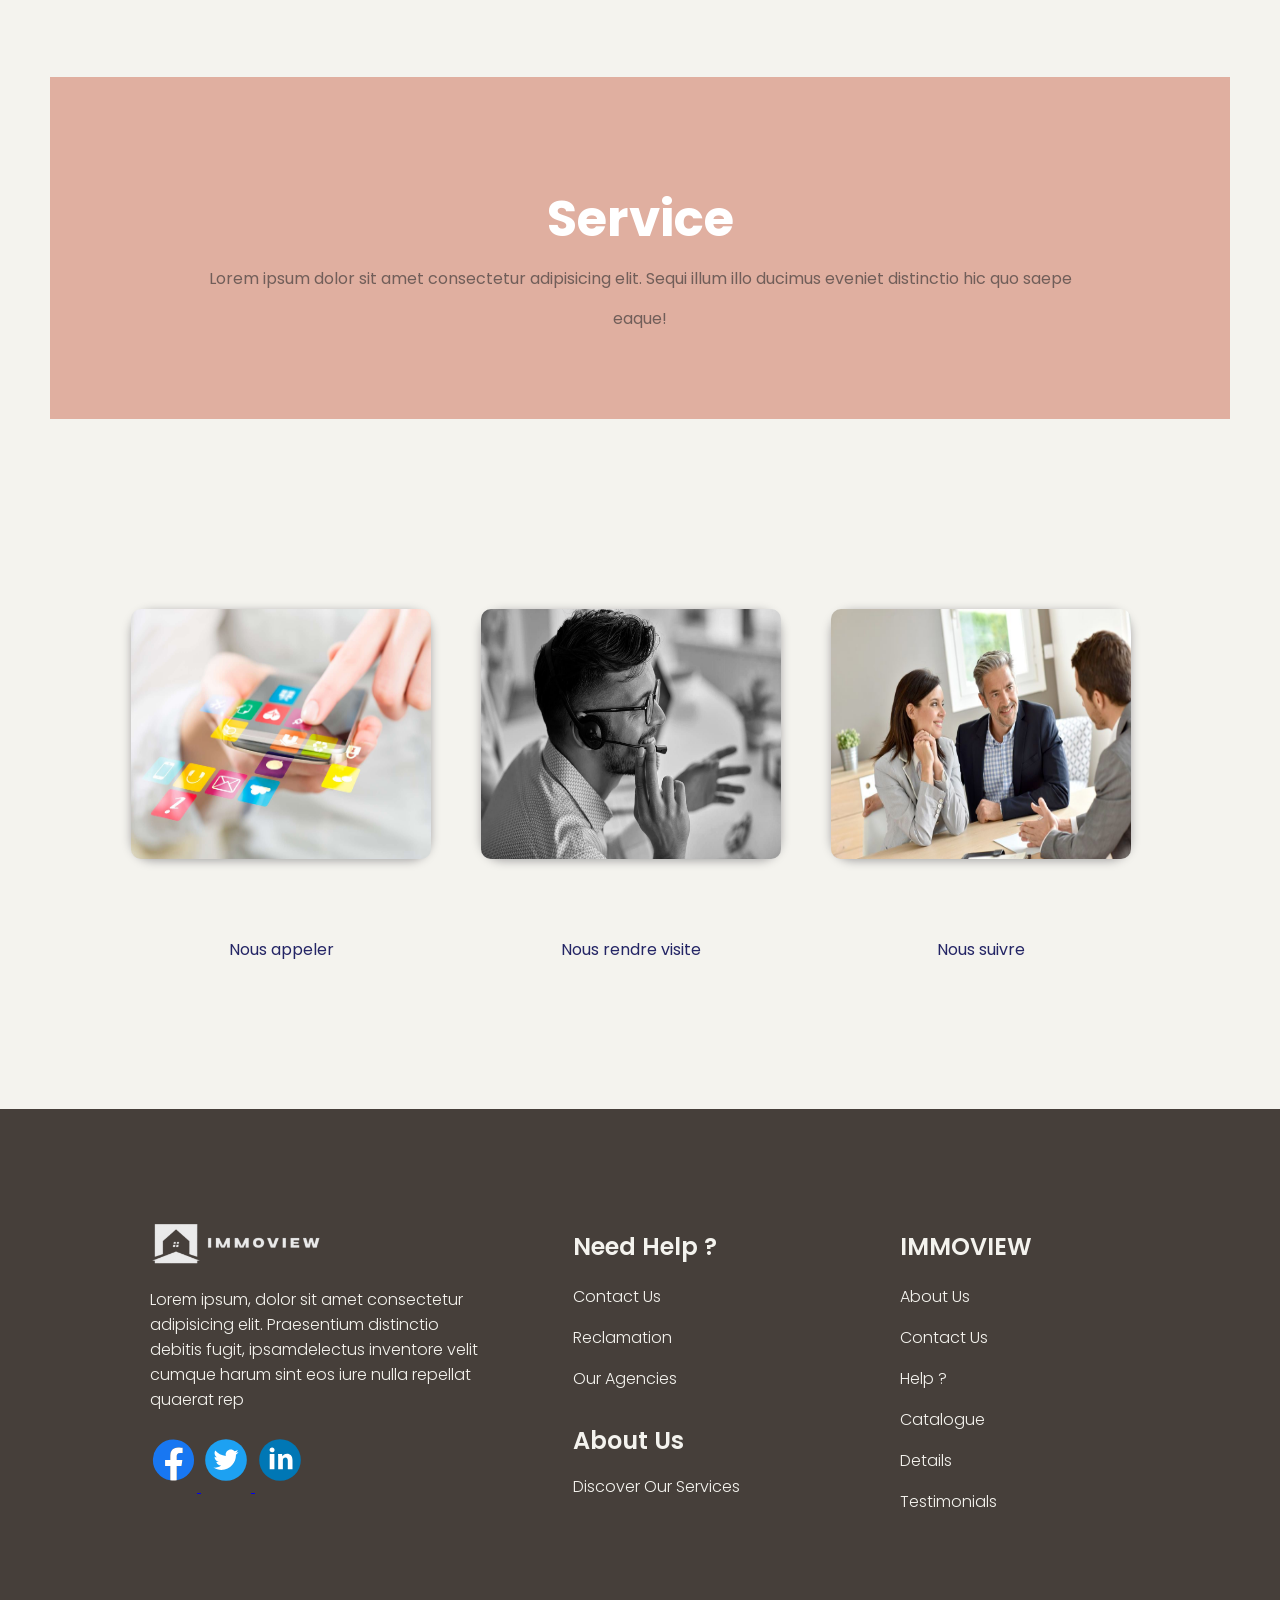
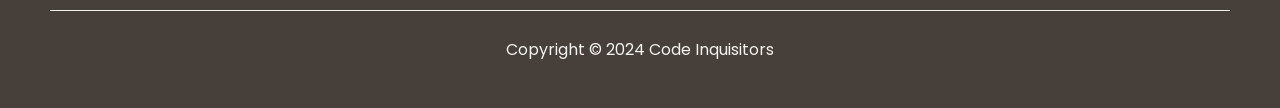
<file: pages/Contact.html>
<!DOCTYPE html>
<html lang="en">

<head>
    <meta charset="UTF-8">
    <meta name="viewport" content="width=device-width, initial-scale=1.0">
    <link rel="stylesheet" href="../assets/css/style.css">
    <link rel="stylesheet" href="../assets/css/media-contact.css">
    <link rel="stylesheet" href="https://cdnjs.cloudflare.com/ajax/libs/font-awesome/6.6.0/css/all.min.css">
    <title>Contact</title>
</head>

<body>
    <!-- Start of Navbar -->
    <nav class="NavMC">
        <input type="checkbox" id="check">
        <label for="check" class="checkbtn">
            <i class="fas fa-bars"></i>
        </label>
        <img src="../assets/img/logo.png" class="logo">
        <ul class="ListMC">
            <li><a class="active" href="Home.html">Home</a></li>
            <li><a href="details.html">Details</a></li>
            <li><a href="Testimonials.html">Testimonials</a></li>
            <li><a href="Catalog.html">Catalog</a></li>
            <li><a href="Contact.html">Contact</a></li>
        </ul>
    </nav>
    <!-- End of Navbar -->

    <header>
        <div class="mm-continer-header">
            <h3>Nous Contacter</h3>
            <h2><span>204</span> MOUNT VENDA ROAD ONE</h2>
            <button>RENT $ 14.000</button>
        </div>

    </header>
    <!-- End header -->
    <!-- start contact -->
    <main>
        <section>
            <div class="mm-contact">
                <h2>Contact</h2>
            </div>
            <div class="mm-continer-contact">

                <div class="mm-card-iformation">
                    <h2>Contact Information</h2>
                    <p>Say something to start a live chat!</p>
                    <div class="mm-icon-form">
                        <div class="mm-phone">
                            <img src="../assets/img/phone-call.png" alt="">
                            <p> +212 3456 789</p>
                        </div>
                        <div class="mm-email">
                            <img src="../assets/img/email.png" alt="">
                            <p>demo@gmail.com</p>
                        </div>
                        <div class="mm-vector">
                            <img src="../assets/img/Vector.png" alt="">

                            <p>132 Dartmouth Street Boston, Massachusetts </p>
                        </div>
                    </div>
                    <div class="mm-mapswrapper">
                        <iframe
                            src="https://www.google.com/maps/embed?pb=!1m18!1m12!1m3!1d3374.7726548442074!2d-9.262574017730044!3d32.23728740658102!2m3!1f0!2f0!3f0!3m2!1i1024!2i768!4f13.1!3m3!1m2!1s0xdac211719897669%3A0x6f59fa5bb517f58a!2sYouCode%20Safi!5e0!3m2!1sfr!2sus!4v1729709713182!5m2!1sfr!2sus"
                            width="600" height="450" style="border:0;" allowfullscreen="" loading="lazy"
                            referrerpolicy="no-referrer-when-downgrade"></iframe>
                    </div>

                </div>
                <section class="mm-card_form">
                    <div class="mm-first_name">
                        <label for=" first_name">First name</label>
                        <input type="text" placeholder="Enter first name">
                    </div>
                    <div>
                        <label for="last-name">Last name</label>
                        <input type="text" placeholder="Enter last name">
                    </div>

                    <div>
                        <label for="email">Email</label>

                        <input type="Email" placeholder="enter your email" onblur="Rejex()" id="email">
                    </div>
                    <div>
                        <label for="phone">Phone</label>

                        <input type="text" placeholder="+212 012 3456 789" id="phone">
                    </div>
                    <div>
                        <label for="message">Message..</label>
                        <textarea name="message" id="" placeholder="Write your message.."></textarea>
                        <button id="btn">Message</button>

                    </div>
                </section>

            </div>
            <div id="Poup_up">
                <div class="mm-cards_pop_up">
                    <p class="mm-inner-pop-up">Email and phone is valid</p>
                    <i class="fa-solid fa-x mm-close_pop_up "></i>

                </div>
            </div>

        </section>

        <section>
            <div class="mm-ContactUs">
                <h2>Service</h2>
                <p>Lorem ipsum dolor sit amet consectetur adipisicing elit. Sequi illum illo ducimus eveniet distinctio
                    hic quo
                    saepe eaque!</p>
            </div>
        </section>
        <section class="mm-section-serves">

            <div class="mm-continer-serves">
                <div class="mm-servs-card">
                    <img src="../assets/img/reseaux-sociaux.jpg" alt="">
                    <button class="mm-btn-one">Discover</button>

                    <div>
                        <p>Nous appeler</p>
                    </div>
                </div>
                <div class="mm-servs-card">
                    <img src="../assets/img/phone.jpg" alt="">
                    <button class="mm-btn-two">Discover</button>
                    <div>
                        <p>Nous rendre visite</p>

                    </div>
                </div>
                <div class="mm-servs-card">
                    <img src="../assets/img/agence.jpg" alt="">
                    <button class="mm-btn-tree">Discover</button>

                    <div>
                        <p>Nous suivre</p>

                    </div>
                </div>
            </div>

        </section>

    </main>

    <!-- end contact -->







    <!-- Start of Footer -->
    <footer>
        <div class="h-footer-container">
            <div class="h-footer-infos">
                <img src="../assets/img/logoWhite.png" alt="Logo de ImmoView">
                <p> Lorem ipsum, dolor sit amet consectetur adipisicing
                    elit. Praesentium distinctio debitis fugit,
                    ipsamdelectus inventore velit cumque harum sint eos iure
                    nulla repellat quaerat rep
                </p>
                <div class="h-footer-icons">
                    <a href="#"><svg width="47px" height="64px" viewBox="0 0 16 16" xmlns="http://www.w3.org/2000/svg"
                            fill="none">
                            <g id="SVGRepo_bgCarrier" stroke-width="0"></g>
                            <g id="SVGRepo_tracerCarrier" stroke-linecap="round" stroke-linejoin="round"></g>
                            <g id="SVGRepo_iconCarrier">
                                <path fill="#1877F2"
                                    d="M15 8a7 7 0 00-7-7 7 7 0 00-1.094 13.915v-4.892H5.13V8h1.777V6.458c0-1.754 1.045-2.724 2.644-2.724.766 0 1.567.137 1.567.137v1.723h-.883c-.87 0-1.14.54-1.14 1.093V8h1.941l-.31 2.023H9.094v4.892A7.001 7.001 0 0015 8z">
                                </path>
                                <path fill="#ffffff"
                                    d="M10.725 10.023L11.035 8H9.094V6.687c0-.553.27-1.093 1.14-1.093h.883V3.87s-.801-.137-1.567-.137c-1.6 0-2.644.97-2.644 2.724V8H5.13v2.023h1.777v4.892a7.037 7.037 0 002.188 0v-4.892h1.63z">
                                </path>
                            </g>
                        </svg>
                    </a>

                    <a href="#"><svg width="50px" height="64px" viewBox="0 0 48 48" fill="none"
                            xmlns="http://www.w3.org/2000/svg">
                            <g id="SVGRepo_bgCarrier" stroke-width="0"></g>
                            <g id="SVGRepo_tracerCarrier" stroke-linecap="round" stroke-linejoin="round"></g>
                            <g id="SVGRepo_iconCarrier">
                                <circle cx="24" cy="24" r="20" fill="#1DA1F2"></circle>
                                <path fill-rule="evenodd" clip-rule="evenodd"
                                    d="M36 16.3086C35.1177 16.7006 34.1681 16.9646 33.1722 17.0838C34.1889 16.4742 34.9697 15.5095 35.3368 14.36C34.3865 14.9247 33.3314 15.3335 32.2107 15.5551C31.3123 14.5984 30.0316 14 28.6165 14C25.8975 14 23.6928 16.2047 23.6928 18.9237C23.6928 19.3092 23.7368 19.6852 23.8208 20.046C19.7283 19.8412 16.1005 17.8805 13.6719 14.9015C13.2479 15.6287 13.0055 16.4742 13.0055 17.3766C13.0055 19.0845 13.8735 20.5916 15.1958 21.4747C14.3878 21.4491 13.6295 21.2275 12.9647 20.8587V20.9203C12.9647 23.3066 14.663 25.296 16.9141 25.7496C16.5013 25.8616 16.0661 25.9224 15.6174 25.9224C15.2998 25.9224 14.991 25.8912 14.6902 25.8336C15.3166 27.7895 17.1357 29.2134 19.2899 29.2534C17.6052 30.5733 15.4822 31.3612 13.1751 31.3612C12.7767 31.3612 12.3848 31.338 12 31.2916C14.1791 32.6884 16.7669 33.5043 19.5475 33.5043C28.6037 33.5043 33.5562 26.0016 33.5562 19.4956C33.5562 19.282 33.5522 19.0693 33.5418 18.8589C34.5049 18.1629 35.34 17.2958 36 16.3086Z"
                                    fill="white"></path>
                            </g>
                        </svg>
                    </a>

                    <a href="#"><svg width="50px" height="64px" viewBox="0 0 48 48" fill="none"
                            xmlns="http://www.w3.org/2000/svg">
                            <g id="SVGRepo_bgCarrier" stroke-width="0"></g>
                            <g id="SVGRepo_tracerCarrier" stroke-linecap="round" stroke-linejoin="round"></g>
                            <g id="SVGRepo_iconCarrier">
                                <circle cx="24" cy="24" r="20" fill="#0077B5"></circle>
                                <path fill-rule="evenodd" clip-rule="evenodd"
                                    d="M18.7747 14.2839C18.7747 15.529 17.8267 16.5366 16.3442 16.5366C14.9194 16.5366 13.9713 15.529 14.0007 14.2839C13.9713 12.9783 14.9193 12 16.3726 12C17.8267 12 18.7463 12.9783 18.7747 14.2839ZM14.1199 32.8191V18.3162H18.6271V32.8181H14.1199V32.8191Z"
                                    fill="white"></path>
                                <path fill-rule="evenodd" clip-rule="evenodd"
                                    d="M22.2393 22.9446C22.2393 21.1357 22.1797 19.5935 22.1201 18.3182H26.0351L26.2432 20.305H26.3322C26.9254 19.3854 28.4079 17.9927 30.8101 17.9927C33.7752 17.9927 35.9995 19.9502 35.9995 24.219V32.821H31.4922V24.7838C31.4922 22.9144 30.8404 21.6399 29.2093 21.6399C27.9633 21.6399 27.2224 22.4999 26.9263 23.3297C26.8071 23.6268 26.7484 24.0412 26.7484 24.4574V32.821H22.2411V22.9446H22.2393Z"
                                    fill="white"></path>
                            </g>
                        </svg>
                    </a>
                </div>

            </div>
            <div class="h-footer-items">
                <div class="h-footer-help">
                    <div class="h-footer-aide">
                        <h2>Need Help ?</h2>
                        <a href="#">
                            <p>Contact Us</p>
                        </a>
                        <a href="#">
                            <p>Reclamation</p>
                        </a>
                        <a href="#">
                            <p>Our Agencies</p>
                        </a>
                    </div>
                    <div class="h-footer-about">
                        <h2>About Us</h2>
                        <a href>
                            <p>Discover Our Services</p>
                        </a>
                    </div>
                </div>
                <div class="h-footer-links">
                    <h2>IMMOVIEW</h2>
                    <a href="#">
                        <p>About Us</p>
                    </a>
                    <a href="#">
                        <p>Contact Us</p>
                    </a>
                    <a href="#">
                        <p>Help ?</p>
                    </a>
                    <a href="#">
                        <p>Catalogue</p>
                    </a>
                    <a href="#">
                        <p>Details</p>
                    </a>
                    <a href="#">
                        <p>Testimonials</p>
                    </a>
                </div>
            </div>
        </div>
        <div class="h-copyright">
            <p>Copyright &copy; 2024 Code Inquisitors</p>
        </div>
    </footer>
    <!-- End of Footer -->
    <script src="../assets/js/main.js"></script>
</body>

</html>
</file>
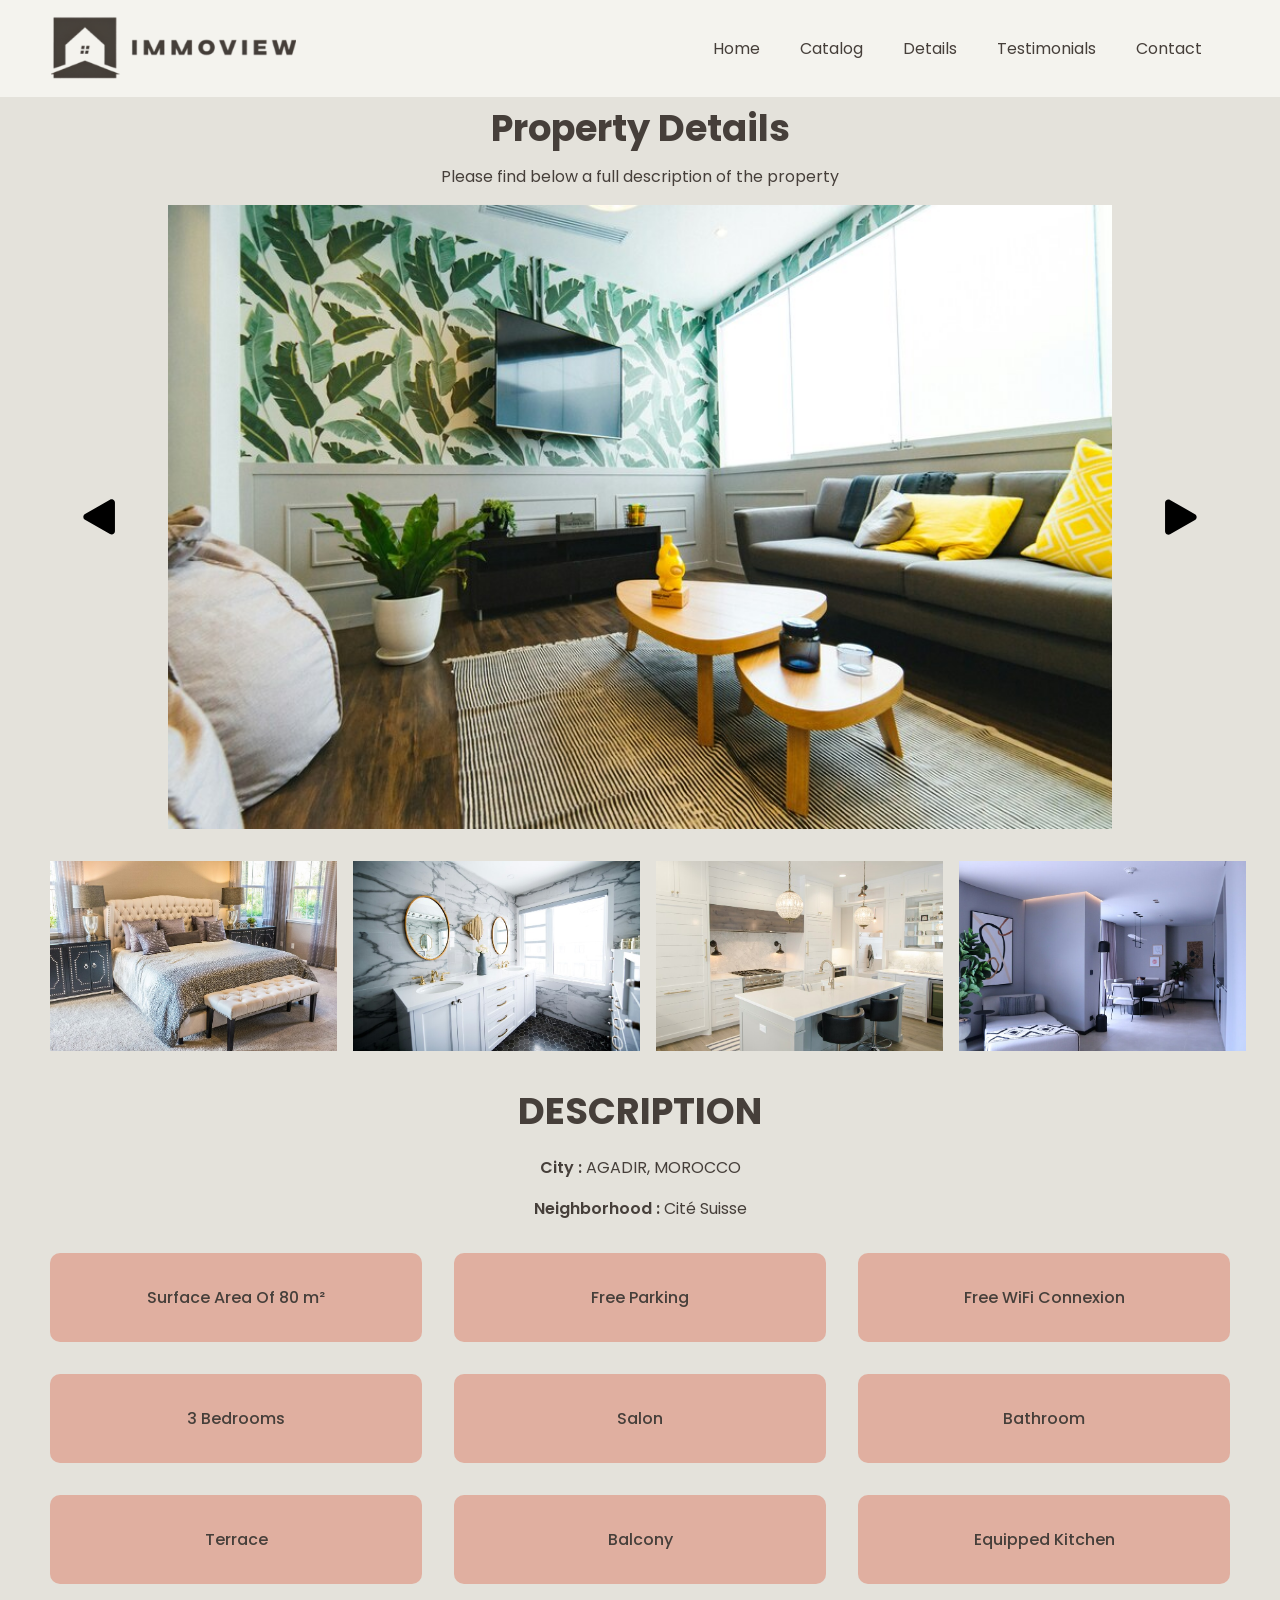
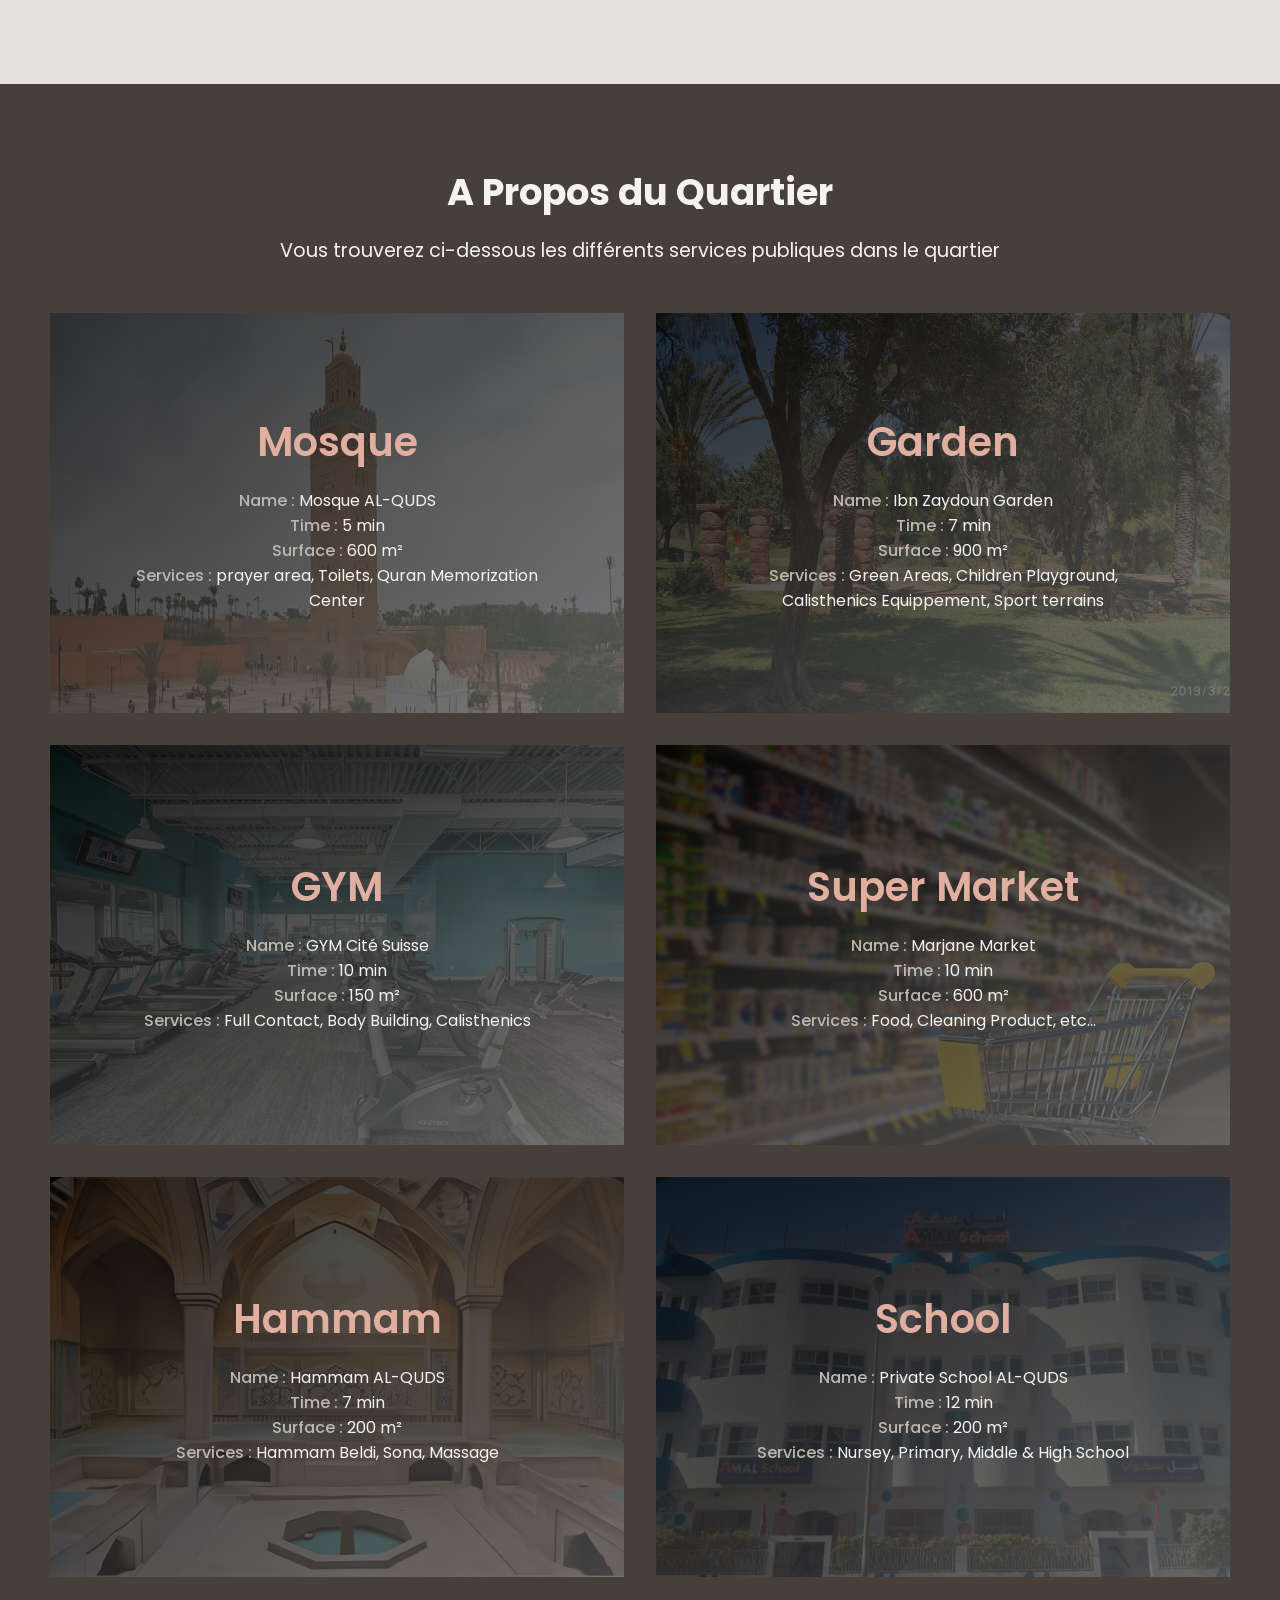
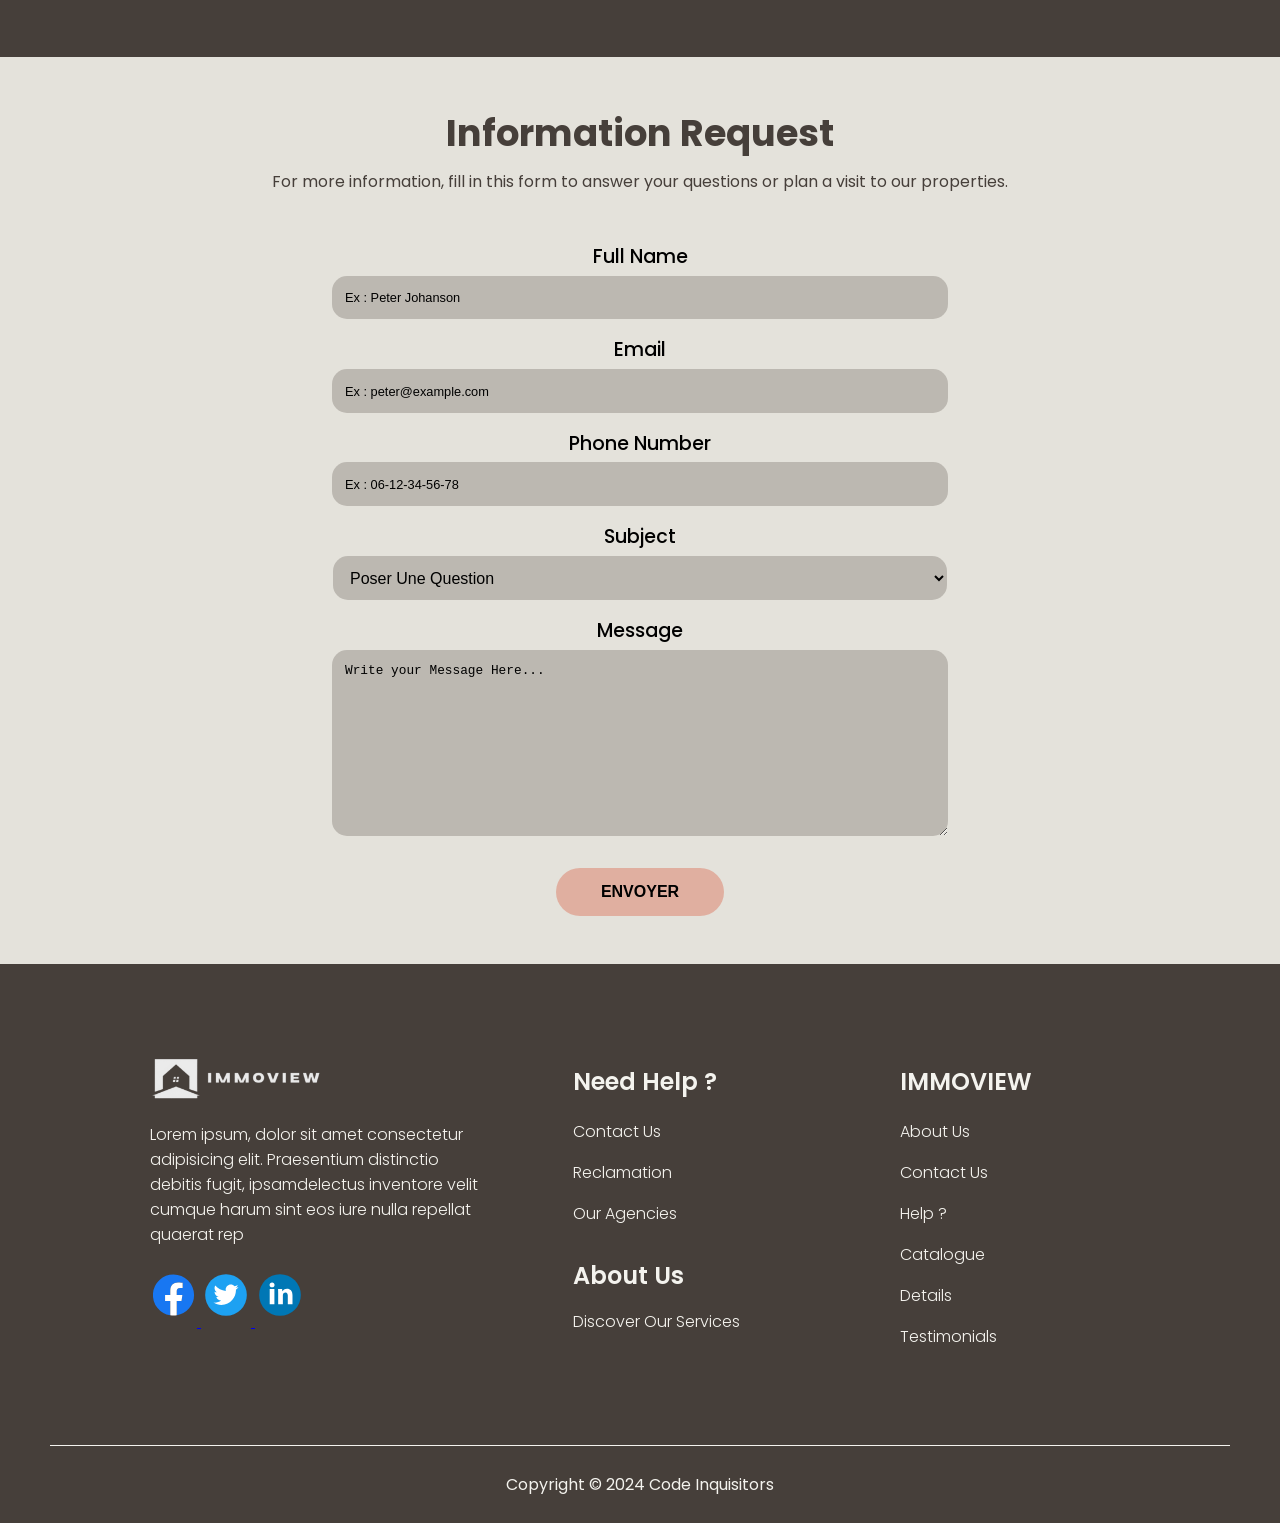
<file: pages/details.html>
<!DOCTYPE html>
<html lang="en">
    <head>
        <meta charset="UTF-8">
        <meta name="viewport" content="width=device-width, initial-scale=1.0">

        <!-- CSS File link  -->
        <link rel="stylesheet" href="../assets/css/details.css">
        <link rel="stylesheet" href="../assets/css/details-media.css">
        <link href="https://unpkg.com/aos@2.3.1/dist/aos.css" rel="stylesheet">
        <link rel="stylesheet" href="https://cdnjs.cloudflare.com/ajax/libs/font-awesome/5.15.3/css/all.min.css" />

        <title>Document</title>
    </head>
    <body id="page3">
        <!-- Start of Navbar -->
        <nav class="NavMC">
            <input type="checkbox" id="check">
            <label for="check" class="checkbtn">
                <i class="fas fa-bars"></i>
            </label>
            <img src="../assets/img/logo.png" class="logo">
            <ul class="ListMC">
                <li><a class="active" href="Home.html">Home</a></li>
                <li><a href="Catalog.html">Catalog</a></li>
                <li><a href="details.html">Details</a></li>
                <li><a href="Testimonials.html">Testimonials</a></li>
                <li><a href="Contact.html">Contact</a></li>
            </ul>
        </nav>
        <!-- End of Navbar -->
        
        <!-- End of Navbar -->

        <!-- Start of Main -->
        <main>
            <!-- Start of Details Section -->
            <section class="h-details">
                <div class="h-details-container">
                    <div class="h-details-title">
                        <h1>Property Details</h1>
                        <p>Please find below a full description of the
                            property</p>
                    </div>

                    <div class="h-carousel">
                        <div class="h-carousel-slide">
                            <svg  id="btn-prev" width="64px" height="64px"
                                viewBox="0 0 512 512"
                                version="1.1" xmlns="http://www.w3.org/2000/svg"
                                xmlns:xlink="http://www.w3.org/1999/xlink"
                                fill="#000000" transform="rotate(270)"><g
                                    id="SVGRepo_bgCarrier"
                                    stroke-width="0"></g><g
                                    id="SVGRepo_tracerCarrier"
                                    stroke-linecap="round"
                                    stroke-linejoin="round"></g><g
                                    id="SVGRepo_iconCarrier">
                                    <title>triangle-filled</title> <g
                                        id="Page-1"
                                        stroke="none" stroke-width="1"
                                        fill="none"
                                        fill-rule="evenodd"> <g id="drop"
                                            fill="#000000"
                                            transform="translate(32.000000, 42.666667)">
                                            <path
                                                d="M246.312928,5.62892705 C252.927596,9.40873724 258.409564,14.8907053 262.189374,21.5053731 L444.667042,340.84129 C456.358134,361.300701 449.250007,387.363834 428.790595,399.054926 C422.34376,402.738832 415.04715,404.676552 407.622001,404.676552 L42.6666667,404.676552 C19.1025173,404.676552 7.10542736e-15,385.574034 7.10542736e-15,362.009885 C7.10542736e-15,354.584736 1.93772021,347.288125 5.62162594,340.84129 L188.099293,21.5053731 C199.790385,1.04596203 225.853517,-6.06216498 246.312928,5.62892705 Z"
                                                id="Combined-Shape"> </path>
                                        </g>
                                    </g> </g></svg>

                            <img data-aos="fade-up" src="../assets/img/detail-1.jpg" alt="image de property 1" id="main-photo">

                            <svg id="btn-next" width="64px" height="64px"
                                viewBox="0 0 512 512"
                                version="1.1" xmlns="http://www.w3.org/2000/svg"
                                xmlns:xlink="http://www.w3.org/1999/xlink"
                                fill="#000000" transform="rotate(90)"><g
                                    id="SVGRepo_bgCarrier"
                                    stroke-width="0"></g><g
                                    id="SVGRepo_tracerCarrier"
                                    stroke-linecap="round"
                                    stroke-linejoin="round"></g><g
                                    id="SVGRepo_iconCarrier">
                                    <title>triangle-filled</title> <g
                                        id="Page-1"
                                        stroke="none" stroke-width="1"
                                        fill="none"
                                        fill-rule="evenodd"> <g id="drop"
                                            fill="#000000"
                                            transform="translate(32.000000, 42.666667)">
                                            <path
                                                d="M246.312928,5.62892705 C252.927596,9.40873724 258.409564,14.8907053 262.189374,21.5053731 L444.667042,340.84129 C456.358134,361.300701 449.250007,387.363834 428.790595,399.054926 C422.34376,402.738832 415.04715,404.676552 407.622001,404.676552 L42.6666667,404.676552 C19.1025173,404.676552 7.10542736e-15,385.574034 7.10542736e-15,362.009885 C7.10542736e-15,354.584736 1.93772021,347.288125 5.62162594,340.84129 L188.099293,21.5053731 C199.790385,1.04596203 225.853517,-6.06216498 246.312928,5.62892705 Z"
                                                id="Combined-Shape"> </path>
                                        </g>
                                    </g> </g></svg>
                        </div>

                        <div class="h-carousel-images">
                            <div class="h-images">
                                <img data-aos="zoom-in" src="../assets/img/detail-2.jpg" alt="image de Property 1">
                                <img data-aos="zoom-in" src="../assets/img/detail-3.jpg" alt="image de Property 1">
                            </div>
                            <div class="h-images">
                                <img data-aos="zoom-in" src="../assets/img/detail-4.jpg" alt="image de Property 1">
                                <img data-aos="zoom-in" src="../assets/img/detail-5.jpg" alt="image de Property 1">
                            </div>
                        </div>

                    </div>

                    <div class="h-details-description">
                        <h1>DESCRIPTION</h1>
                        <p><span>City : </span>AGADIR, MOROCCO</p>
                        <p><span>Neighborhood : </span>Cité Suisse</p>
                    </div>

                    <div class="h-elements">
                        <div data-aos="zoom-out" class="h-element">
                            <p>Surface Area Of 80 m²</p>
                        </div>
                        <div data-aos="zoom-out" class="h-element">
                            <p>Free Parking</p>
                        </div>
                        <div data-aos="zoom-out" class="h-element">
                            <p>Free WiFi Connexion</p>
                        </div>
                        <div data-aos="zoom-out" class="h-element">
                            <p>3 Bedrooms</p>
                        </div>
                        <div data-aos="zoom-out" class="h-element">
                            <p>Salon</p>
                        </div>
                        <div data-aos="zoom-out" class="h-element">
                            <p>Bathroom</p>
                        </div>
                        <div data-aos="zoom-out" class="h-element">
                            <p>Terrace</p>
                        </div>
                        <div data-aos="zoom-out" class="h-element">
                            <p>Balcony</p>
                        </div>
                        <div data-aos="zoom-out" class="h-element">
                            <p>Equipped Kitchen</p>
                        </div>
                    </div>
                </div>
            </section>
            <!-- End of Details Section -->

            <!-- Start of Details Section -->
            <section class="h-quartier">
                <div class="h-quartier-container">
                    <div class="h-quartier-title">
                        <h1>A Propos du Quartier</h1>
                        <p>Vous trouverez ci-dessous les différents services
                            publiques dans le quartier</p>
                    </div>

                    <div data-aos="fade-up" data-aos-duration="1000" class="h-quartier-card bg-1">
                        <h3>Mosque</h3>
                        <p><span>Name : </span>Mosque AL-QUDS</p>
                        <p><span>Time : </span>5 min</p>
                        <p><span>Surface : </span>600 m²</p>
                        <p><span>Services : </span>prayer area, Toilets, Quran
                            Memorization Center</p>
                    </div>
                    <div data-aos="fade-up" data-aos-duration="1000" class="h-quartier-card bg-2">
                        <h3>Garden</h3>
                        <p><span>Name : </span>Ibn Zaydoun Garden</p>
                        <p><span>Time : </span>7 min</p>
                        <p><span>Surface : </span>900 m²</p>
                        <p><span>Services : </span>Green Areas, Children
                            Playground,
                            Calisthenics Equippement, Sport terrains</p>
                    </div>
                    <div data-aos="fade-up" data-aos-duration="1000"class="h-quartier-card bg-3">
                        <h3>GYM</h3>
                        <p><span>Name : </span>GYM Cité Suisse</p>
                        <p><span>Time : </span>10 min</p>
                        <p><span>Surface : </span>150 m²</p>
                        <p><span>Services : </span>Full Contact, Body Building,
                            Calisthenics</p>
                    </div>
                    <div data-aos="fade-up" data-aos-duration="1000"class="h-quartier-card bg-4">
                        <h3>Super Market</h3>
                        <p><span>Name : </span>Marjane Market</p>
                        <p><span>Time : </span>10 min</p>
                        <p><span>Surface : </span>600 m²</p>
                        <p><span>Services : </span>Food, Cleaning Product,
                            etc...</p>
                    </div>
                    <div data-aos="fade-up" data-aos-duration="1000"class="h-quartier-card bg-5">
                        <h3>Hammam</h3>
                        <p><span>Name : </span>Hammam AL-QUDS</p>
                        <p><span>Time : </span>7 min</p>
                        <p><span>Surface : </span>200 m²</p>
                        <p><span>Services : </span>Hammam Beldi, Sona,
                            Massage</p>
                    </div>
                    <div data-aos="fade-up" data-aos-duration="1000"class="h-quartier-card bg-6">
                        <h3>School</h3>
                        <p><span>Name : </span>Private School AL-QUDS</p>
                        <p><span>Time : </span>12 min</p>
                        <p><span>Surface : </span>200 m²</p>
                        <p><span>Services : </span>Nursey, Primary, Middle &
                            High
                            School</p>
                    </div>
                </div>
            </section>
            <!-- End of Details Section -->

            <!-- Start of Formulaire Section -->
            <section class="h-formulaire">
                <div class="h-formulaire-container">
                    <div class="h-formulaire-title">
                        <h1>Information Request</h1>
                        <p>
                            For more information, fill in this
                            form to answer your questions or
                            plan a visit to our properties.
                        </p>
                    </div>
                    <form action>
                        <label data-aos="fade-up" data-aos-anchor-placement="bottom-bottom" for="name">Full Name</label>
                        <input data-aos="fade-up" data-aos-anchor-placement="bottom-bottom" type="text" placeholder="Ex : Peter Johanson"
                            name="name">
                        <label data-aos="fade-up" data-aos-anchor-placement="bottom-bottom" for="email">Email</label>
                        <input data-aos="fade-up" data-aos-anchor-placement="bottom-bottom" type="email" placeholder="Ex : peter@example.com"
                            name="email">
                        <label data-aos="fade-up" data-aos-anchor-placement="bottom-bottom" for="phone">Phone Number</label>
                        <input data-aos="fade-up" data-aos-anchor-placement="bottom-bottom" type="tel" placeholder="Ex : 06-12-34-56-78"
                            name="phone">
                        <label data-aos="fade-up" data-aos-anchor-placement="bottom-bottom" for="subject">Subject</label>
                        <select data-aos="fade-up" data-aos-anchor-placement="bottom-bottom" name="subject">
                            <option value="question">Poser Une Question</option>
                            <option value="visite">Planifier une Visite</option>
                        </select>
                        <label data-aos="fade-up" data-aos-anchor-placement="bottom-bottom" for="message">Message</label>
                        <textarea data-aos="fade-up" data-aos-anchor-placement="bottom-bottom" name="message"
                            placeholder="Write your Message Here..."></textarea>
                        <button data-aos="fade-up" data-aos-anchor-placement="bottom-bottom">ENVOYER</button>
                    </form>
                </div>
            </section>
            <!-- End of Formulaire Section -->
        </main>
        <!-- End of Main -->

        <!-- Start of Footer -->
        <footer role="contentinfo">
            <div class="h-footer-container">
                <div class="h-footer-infos">
                    <img src="../assets/img/logoWhite.png" alt="Logo de ImmoView">

                    <p> Lorem ipsum, dolor sit amet consectetur adipisicing
                        elit. Praesentium distinctio debitis fugit,
                        ipsamdelectus inventore velit cumque harum sint eos iure
                        nulla repellat quaerat rep
                    </p>

                    <div class="h-footer-icons">
                        <a href="#"><svg width="47px" height="64px"
                                viewBox="0 0 16 16"
                                xmlns="http://www.w3.org/2000/svg"
                                fill="none"><g
                                    id="SVGRepo_bgCarrier"
                                    stroke-width="0"></g><g
                                    id="SVGRepo_tracerCarrier"
                                    stroke-linecap="round"
                                    stroke-linejoin="round"></g><g
                                    id="SVGRepo_iconCarrier"><path
                                        fill="#1877F2"
                                        d="M15 8a7 7 0 00-7-7 7 7 0 00-1.094 13.915v-4.892H5.13V8h1.777V6.458c0-1.754 1.045-2.724 2.644-2.724.766 0 1.567.137 1.567.137v1.723h-.883c-.87 0-1.14.54-1.14 1.093V8h1.941l-.31 2.023H9.094v4.892A7.001 7.001 0 0015 8z"></path><path
                                        fill="#ffffff"
                                        d="M10.725 10.023L11.035 8H9.094V6.687c0-.553.27-1.093 1.14-1.093h.883V3.87s-.801-.137-1.567-.137c-1.6 0-2.644.97-2.644 2.724V8H5.13v2.023h1.777v4.892a7.037 7.037 0 002.188 0v-4.892h1.63z"></path></g></svg>
                        </a>

                        <a href="#"><svg width="50px" height="64px"
                                viewBox="0 0 48 48"
                                fill="none"
                                xmlns="http://www.w3.org/2000/svg"><g
                                    id="SVGRepo_bgCarrier"
                                    stroke-width="0"></g><g
                                    id="SVGRepo_tracerCarrier"
                                    stroke-linecap="round"
                                    stroke-linejoin="round"></g><g
                                    id="SVGRepo_iconCarrier"> <circle cx="24"
                                        cy="24"
                                        r="20" fill="#1DA1F2"></circle> <path
                                        fill-rule="evenodd" clip-rule="evenodd"
                                        d="M36 16.3086C35.1177 16.7006 34.1681 16.9646 33.1722 17.0838C34.1889 16.4742 34.9697 15.5095 35.3368 14.36C34.3865 14.9247 33.3314 15.3335 32.2107 15.5551C31.3123 14.5984 30.0316 14 28.6165 14C25.8975 14 23.6928 16.2047 23.6928 18.9237C23.6928 19.3092 23.7368 19.6852 23.8208 20.046C19.7283 19.8412 16.1005 17.8805 13.6719 14.9015C13.2479 15.6287 13.0055 16.4742 13.0055 17.3766C13.0055 19.0845 13.8735 20.5916 15.1958 21.4747C14.3878 21.4491 13.6295 21.2275 12.9647 20.8587V20.9203C12.9647 23.3066 14.663 25.296 16.9141 25.7496C16.5013 25.8616 16.0661 25.9224 15.6174 25.9224C15.2998 25.9224 14.991 25.8912 14.6902 25.8336C15.3166 27.7895 17.1357 29.2134 19.2899 29.2534C17.6052 30.5733 15.4822 31.3612 13.1751 31.3612C12.7767 31.3612 12.3848 31.338 12 31.2916C14.1791 32.6884 16.7669 33.5043 19.5475 33.5043C28.6037 33.5043 33.5562 26.0016 33.5562 19.4956C33.5562 19.282 33.5522 19.0693 33.5418 18.8589C34.5049 18.1629 35.34 17.2958 36 16.3086Z"
                                        fill="white"></path> </g></svg>
                        </a>

                        <a href="#"><svg width="50px" height="64px"
                                viewBox="0 0 48 48"
                                fill="none"
                                xmlns="http://www.w3.org/2000/svg"><g
                                    id="SVGRepo_bgCarrier"
                                    stroke-width="0"></g><g
                                    id="SVGRepo_tracerCarrier"
                                    stroke-linecap="round"
                                    stroke-linejoin="round"></g><g
                                    id="SVGRepo_iconCarrier"> <circle cx="24"
                                        cy="24"
                                        r="20" fill="#0077B5"></circle> <path
                                        fill-rule="evenodd" clip-rule="evenodd"
                                        d="M18.7747 14.2839C18.7747 15.529 17.8267 16.5366 16.3442 16.5366C14.9194 16.5366 13.9713 15.529 14.0007 14.2839C13.9713 12.9783 14.9193 12 16.3726 12C17.8267 12 18.7463 12.9783 18.7747 14.2839ZM14.1199 32.8191V18.3162H18.6271V32.8181H14.1199V32.8191Z"
                                        fill="white"></path> <path
                                        fill-rule="evenodd"
                                        clip-rule="evenodd"
                                        d="M22.2393 22.9446C22.2393 21.1357 22.1797 19.5935 22.1201 18.3182H26.0351L26.2432 20.305H26.3322C26.9254 19.3854 28.4079 17.9927 30.8101 17.9927C33.7752 17.9927 35.9995 19.9502 35.9995 24.219V32.821H31.4922V24.7838C31.4922 22.9144 30.8404 21.6399 29.2093 21.6399C27.9633 21.6399 27.2224 22.4999 26.9263 23.3297C26.8071 23.6268 26.7484 24.0412 26.7484 24.4574V32.821H22.2411V22.9446H22.2393Z"
                                        fill="white"></path> </g></svg>
                        </a>
                    </div>

                </div>
                <div class="h-footer-items">
                    <div class="h-footer-help">
                        <div class="h-footer-aide">
                            <h2>Need Help ?</h2>
                            <a href="#"><p>Contact Us</p></a>
                            <a href="#"><p>Reclamation</p></a>
                            <a href="#"><p>Our Agencies</p></a>
                        </div>
                        <div class="h-footer-about">
                            <h2>About Us</h2>
                            <a href><p>Discover Our Services</p></a>
                        </div>
                    </div>
                    <div class="h-footer-links">
                        <h2>IMMOVIEW</h2>
                        <a href="#"><p>About Us</p></a>
                        <a href="#"><p>Contact Us</p></a>
                        <a href="#"><p>Help ?</p></a>
                        <a href="#"><p>Catalogue</p></a>
                        <a href="#"><p>Details</p></a>
                        <a href="#"><p>Testimonials</p></a>
                    </div>
                </div>
            </div>
            <div class="h-copyright">
                <p>Copyright &copy; 2024 Code Inquisitors</p>
            </div>
        </footer>
        <!-- End of Footer -->

        <script src="../assets/js/details-slide.js"></script>

        <script src="https://unpkg.com/aos@2.3.1/dist/aos.js"></script>
        <script>
            AOS.init({
                once: true,
                duration: 500
            });
        </script>
    </body>
</html>
</file>
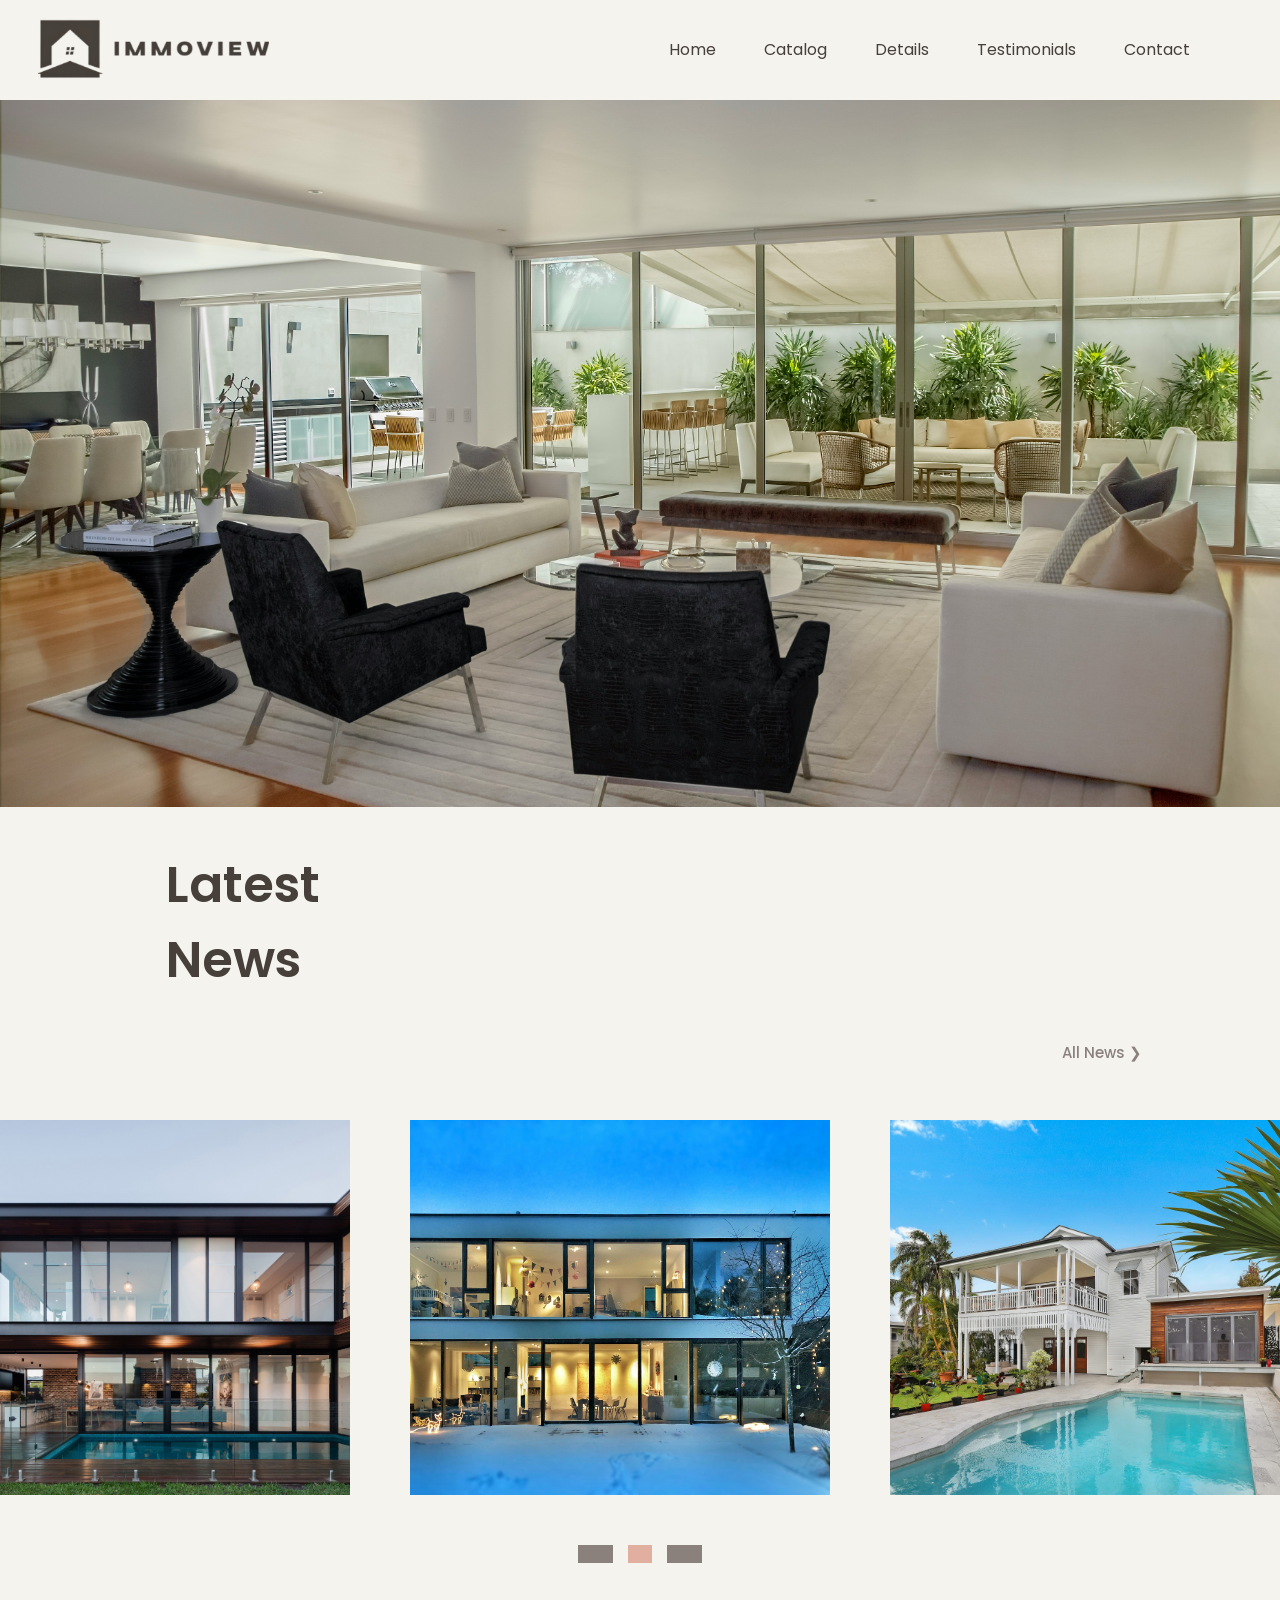
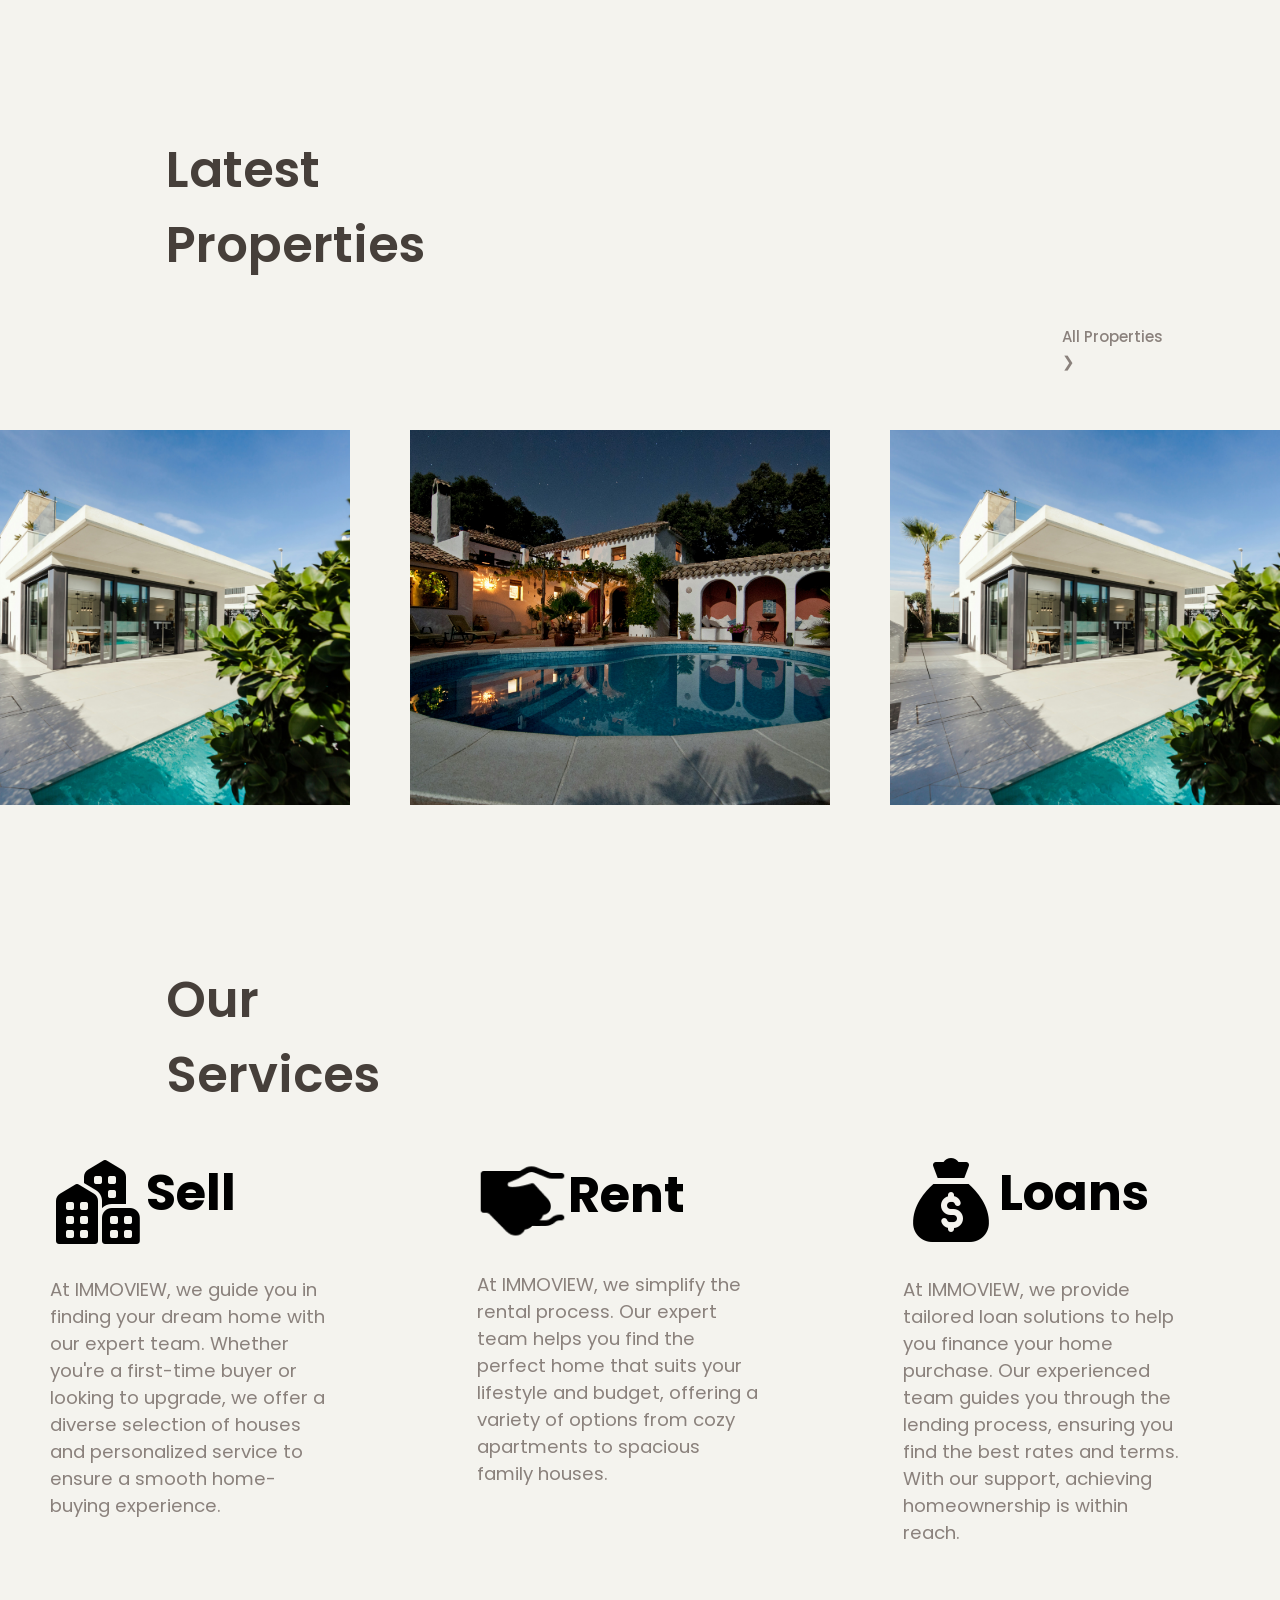
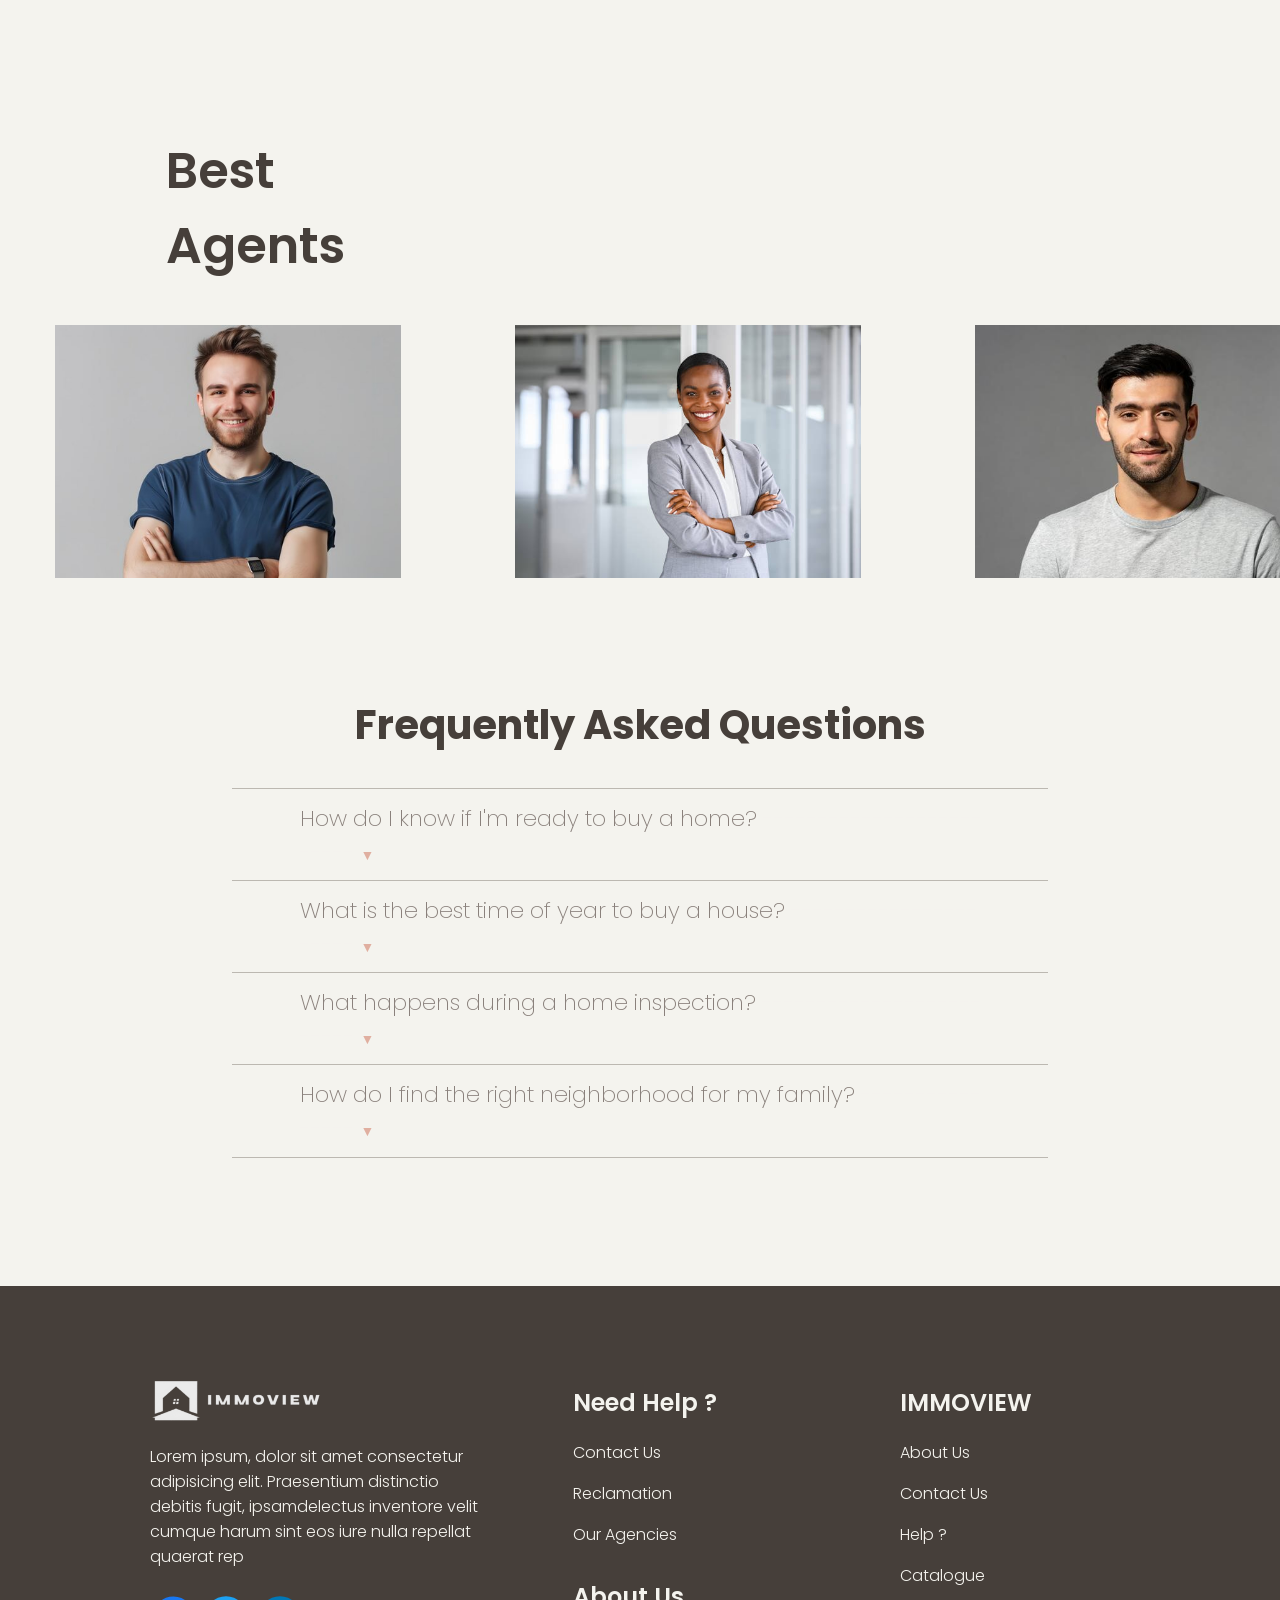
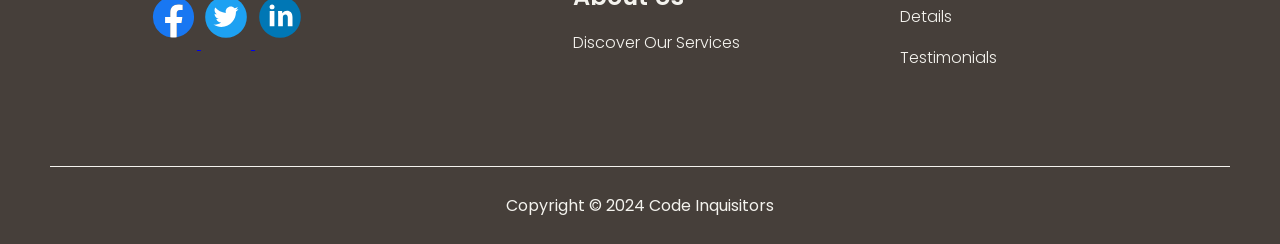
<file: pages/Home.html>
<!DOCTYPE html>
<html lang="en">
<head>
    <meta charset="UTF-8">
    <meta name="viewport" content="width=device-width, initial-scale=1.0">
    <title> Home Page</title>

    <!-- Fichier CSS pour Styler Home Page-->
    <link rel="stylesheet" href="../assets/css/home.css">

    <!-- Fichier CSS pour Rendre Home Page Responsive-->
    <link rel="stylesheet" href="../assets/css/home-media.css">


</head>
<body>

    <!-- Start of Navbar -->
    <nav class="h-nav">
        <div class="h-navbar">
            <img src="../assets/img/logo.png" alt="Logo" class="h-logo">
            <ul class="h-nav-links">
                <a href="Home.html"><li>Home</li></a>
                <a href="Catalog.html"><li>Catalog</li></a>
                <a href="details.html"><li>Details</li></a>
                <a href="Testimonials.html"><li>Testimonials</li></a>
                <a href="Contact.html"><li>Contact</li></a>
            </ul>
            <div class="h-burger-menu">
                <svg width="64px" height="64px" viewBox="0 0 24 24"
                    fill="none" xmlns="http://www.w3.org/2000/svg"><g
                        id="SVGRepo_bgCarrier" stroke-width="0"></g><g
                        id="SVGRepo_tracerCarrier" stroke-linecap="round"
                        stroke-linejoin="round"></g><g
                        id="SVGRepo_iconCarrier"> <path d="M5 12H20"
                            stroke="#000000" stroke-width="2"
                            stroke-linecap="round"></path> <path
                            d="M5 17H20" stroke="#000000" stroke-width="2"
                            stroke-linecap="round"></path> <path d="M5 7H20"
                            stroke="#000000" stroke-width="2"
                            stroke-linecap="round"></path> </g></svg>
            </div>
        </div>
    </nav>
    <!-- End of Navbar -->
    <header class="oa-header">
        <img src="../assets/img/img1.jpg" alt="Image d'un salon d'une Appartement">
        <div>
            <p class="oa-smllprgrph">Maplewood, Florida</p>
            <h1 class="oa-head">Unit B, Building 4 </h1>
            <h1 class="oa-head"> 157 Coral Springs Avenue </h1>
            <button class="oa-bttnrnt"> RENT | &#36 19.784</button>
        </div>

    </header>


    <main>
        <!-- Section Latest News-->
        <section class="newssct">
            <h1 class="h2"> Latest News</h1>
            <div class="ouamalldiv">
                <a href="Catalog.html" class="ouamallarw"> All News &#10095 </a>
            </div>
    
            <div class="nwslst">
                <div class="ouamslider">
                    <div class="ouamslides">
                        <div class="grtdiv active">
                            <img src="../assets/img/picture 6.jpg">
                            <div class="slvdiv">
                                <button class="btn1"> Villa </button>
                                <p class="p6"> House Coming soon for Sale </p>
                                <p class="p6"> 13.Jun.2025</p>
                            </div>
                        </div>
    
                        <div class="grtdiv">
                            <img src="../assets/img/picture 6.jpg">
                            <div class="slvdiv">
                                <button class="btn1"> Villa </button>
                                <p class="p6"> House Coming soon for Sale </p>
                                <p class="p6"> 08.Feb.2025</p>
                            </div>
                        </div>
    
                        <div class="grtdiv">
                            <img src="../assets/img/img9.jpg">
                            <div class="slvdiv">
                                <button class="btn1"> Villa </button>
                                <p class="p6"> House Coming soon for Sale </p>
                                <p class="p6"> 21.Apr.2025</p>
                            </div>
                        </div>
    
                        <div class="grtdiv">
                            <img src="../assets/img/picture 7.jpg">
                            <div class="slvdiv">
                                <button class="btn1"> Villa </button>
                                <p class="p6"> House Coming soon for Sale </p>
                                <p class="p6"> 08.Feb.2025</p>
                            </div>
                        </div>
    
                        <div class="grtdiv">
                            <img src="../assets/img/picture 7.jpg">
                            <div class="slvdiv">
                                <button class="btn1"> Villa </button>
                                <p class="p6"> House Coming soon for Sale </p>
                                <p class="p6"> 21.Apr.2025</p>
                            </div>
                        </div>
                    </div>
                    <section class="ouamboxes">
                        <div class="box large" id="box1"></div>
                        <div class="box small" id="box2"></div>
                        <div class="box large" id="box3"></div>
    
                    </section>
                    <button class="prvs" onclick="moveSlide(-1, 'news')"> &#10094; </button>
                    <button class="next" onclick="moveSlide(1, 'news')"> &#10095; </button>
                </div>
            </div>
        </section>

        <!-- La fin de la Section Latest News-->
        
        <!-- Section Latest Properties-->
        <section class="prprtssct">
            <h1 class="h3"> Latest Properties</h1>
            <div class="ouamalldiv">
                <a href="Catalog.html" class="ouamallarw"> All Properties &#10095 </a>
            </div>

            <div class="nwslst">
                <div class="ouamslider">
                    <div class="ouamslides">
                        <div class="grtdiv">
                            <img src="../assets/img/img6.jpg">
                            <div class="slvdiv1">
                                <p class="p6"> 118 Willow Grove East </p>
                                <button class="ouambtn2"> RENT | &#36 27.000 </button><br>
                                <a class="ouamlink" href="details.html"> For More Details &#x2B9E; </a>
                            </div>
                        </div>

                        <div class="grtdiv">
                            <img src="../assets/img/img11.jpg">
                            <div class="slvdiv1">
                                <p class="p6"> 305 Maple Lane North </p>
                                <button class="ouambtn2"> RENT | &#36 19.000 </button><br>
                                <a class="ouamlink" href="details.html"> For More Details &#x2B9E; </a>
                            </div>
                        </div>

                        <div class="grtdiv  active">
                            <img src="../assets/img/img10.jpg">
                            <div class="slvdiv1">
                                <p class="p6"> 76 Cedar Ridge West </p>
                                <button class="ouambtn2"> RENT | &#36 12.000 </button><br>
                                <a class="ouamlink" href="details.html"> For More Details &#x2B9E; </a>
                            </div>
                        </div>

                        <div class="grtdiv">
                            <img src="../assets/img/img11.jpg">
                            <div class="slvdiv1">
                                <p class="p6"> 305 Maple Lane North </p>
                                <button class="ouambtn2"> RENT | &#36 19.000 </button><br>
                                <a class="ouamlink" href="details.html"> For More Details &#x2B9E; </a>
                            </div>
                        </div>

                        <div class="grtdiv">
                            <img src="../assets/img/img10.jpg">
                            <div class="slvdiv1">
                                <p class="p6"> 76 Cedar Ridge West </p>
                                <button class="ouambtn2"> RENT | &#36 12.000 </button><br>
                                <a class="ouamlink" href="details.html"> For More Details &#x2B9E; </a>
                            </div>
                        </div>
                    </div>                    
                    <button class="prvs" onclick="moveSlide(-1, 'properties')"> &#10094; </button>
                    <button class="next" onclick="moveSlide(1, 'properties')"> &#10095; </button>
                </div>
            </div>
        </section>

        <!-- La fin de la section Latest Properties-->
        
        <!-- Section Our Services-->
        <section class="srvssct">
            <h1 class="h2">Our Services</h1>
            <div class="srvgnrl">
                <div class="frstdiv">
                    <div>
                        <div class="divsrv">
                            <div class="div1">
                                <img src="../assets/img/icon1.png">
                            </div>
                            <div class="div2">
                                <p class="p4">Sell</p>
                            </div>
                        </div>
        
                        <div>
                            <p class="p5">At IMMOVIEW, we guide you in finding your dream home with our expert team. Whether you're a first-time buyer or looking to upgrade, we offer a diverse selection of houses and personalized service to ensure a smooth home-buying experience.</p>
                        </div>
                    </div>
                </div>

                <div class="frstdiv">
                    <div>
                        <div class="divsrv">
                            <div class="div1">
                                <img src="../assets/img/icon2.png">
                            </div>
                            <div class="div2">
                                <p class="p4">Rent</p>
                            </div>
                        </div>
        
                        <div>
                            <p class="p5">At IMMOVIEW, we simplify the rental process. Our expert team helps you find the perfect home that suits your lifestyle and budget, offering a variety of options from cozy apartments to spacious family houses.</p>
                        </div>
                    </div>
                </div>

                <div class="frstdiv">
                    <div>
                        <div class="divsrv">
                            <div class="div1">
                                <img src="../assets/img/icon3.png">
                            </div>
                            <div class="div2">
                                <p class="p4">Loans</p>
                            </div>
                        </div>
        
                        <div>
                            <p class="p5">At IMMOVIEW, we provide tailored loan solutions to help you finance your home purchase. Our experienced team guides you through the lending process, ensuring you find the best rates and terms. With our support, achieving homeownership is within reach.</p>
                        </div>
                    </div>
                </div>
            </div>
        </section>
        <!-- Fin de la Section Our Services-->

        <!-- Section Our Agents-->
        <section class="agntsct">
            <h1 class="h2">Best Agents</h1>
            <div class="oa-slidecontainer">
                <!-- Premier Slide-->
                <div class="oa-slidesmv">
                    <div class="grtdiv2">
                        <img src="../assets/img/agent 1.jpg">
                        <div class="slvdiv2">
                            <h1 class="h4"> Jack Dorak</h1>
                            <p class="txt"> He is an experienced negotiator in real estate industry, dedicated to client satisfaction in sales and rentals through tailored solutions for a smooth transaction experience.</p>
                            <p class="ctct"> Email: jackdorak@gmail.com</p>
                            <p class="ctct"> Phone: +123 4512 748 496</p>

                        </div>
                    </div>

                    <div class="grtdiv2">
                        <img src="../assets/img/agent 2.jpg">
                        <div class="slvdiv2">
                            <h1 class="h4"> Sarah Ahmed</h1>
                            <p class="txt"> She is a dedicated real estate agent known for her strong client relationships and market insight. Her communication skills and attention to detail ensure high customer satisfaction.</p>
                            <p class="ctct"> Email: sarahahmed@gmail.com</p>
                            <p class="ctct"> Phone: +123 1236 982 026</p>

                        </div>
                    </div>

                    <div class="grtdiv2">
                        <img src="../assets/img/agent 3.jpg">
                        <div class="slvdiv2">
                            <h1 class="h4"> David Bako</h1>
                            <p class="txt"> One of the strategic negotiator who excels in securing optimal deals for clients. His market knowledge and approachable demeanor foster trust and successful transactions.</p>
                            <p class="ctct"> Email: davidbako@gmail.com</p>
                            <p class="ctct"> Phone: +123 9534 108 907</p>

                        </div>
                    </div>
                </div>
                <!-- Deuxieme Slide-->
                <div class="oa-slidesmv">
                    <div class="grtdiv2">
                        <img src="../assets/img/agent 1.jpg">
                        <div class="slvdiv2">
                            <h1 class="h4"> Jack Dorak</h1>
                            <p class="txt"> He is an experienced negotiator in real estate industry, dedicated to client satisfaction in sales and rentals through tailored solutions for a smooth transaction experience.</p>
                            <p class="ctct"> Email: jackdorak@gmail.com</p>
                            <p class="ctct"> Phone: +123 4512 748 496</p>

                        </div>
                    </div>

                    <div class="grtdiv2">
                        <img src="../assets/img/agent 2.jpg">
                        <div class="slvdiv2">
                            <h1 class="h4"> Sarah Ahmed</h1>
                            <p class="txt"> She is a dedicated real estate agent known for her strong client relationships and market insight. Her communication skills and attention to detail ensure high customer satisfaction.</p>
                            <p class="ctct"> Email: sarahahmed@gmail.com</p>
                            <p class="ctct"> Phone: +123 1236 982 026</p>

                        </div>
                    </div>

                    <div class="grtdiv2">
                        <img src="../assets/img/agent 3.jpg">
                        <div class="slvdiv2">
                            <h1 class="h4"> David Bako</h1>
                            <p class="txt"> One of the strategic negotiator who excels in securing optimal deals for clients. His market knowledge and approachable demeanor foster trust and successful transactions.</p>
                            <p class="ctct"> Email: davidbako@gmail.com</p>
                            <p class="ctct"> Phone: +123 9534 108 907</p>

                        </div>
                    </div>
                </div>
            </div>

        </section>
        <!-- La fin de Section des Agents-->

        <!-- Section FAQ-->
        <section class="sctfaq">
            <h1 class="faq">Frequently Asked Questions</h1>
            <div>
                <div class="ligne"></div>
                <div class="arwdwn">
                    <details>
                        <summary>How do I know if I'm ready to buy a home? <span class="spn2">-------------------------</span> <span class="spn1">&#x25BC</span></summary>
                        <p>Consider your financial stability, job security, and long-term goals. If you have a steady income, a good credit score, and savings for a down payment, you might be ready to buy.</p>
                    </details>
                </div>
                <div class="ligne"></div>
            </div>

            <div>
                <div class="arwdwn">
                    <details>
                        <summary>What is the best time of year to buy a house? <span class="spn2">----------------------</span> <span class="spn1">&#x25BC</span></summary>
                        <p>The best time to buy a house often depends on the local market. Generally, spring and summer see more listings and competition, while fall and winter may offer better deals. However, it's essential to consider your personal circumstances and local market trends.</p>
                    </details>
                </div>
                <div class="ligne"></div>
            </div>

            <div>
                <div class="arwdwn">
                    <details>
                        <summary>What happens during a home inspection? <span class="spn2">-------------------------</span> <span class="spn1">&#x25BC</span></summary>
                        <p>A home inspection involves a thorough examination of the property by a professional inspector, covering structural elements, electrical systems, plumbing, and appliances. The inspector will provide a report detailing any issues, which can inform your decision to proceed with the purchase or negotiate repairs.</p>
                    </details>
                    
                </div>
                <div class="ligne"></div>
            </div>

            <div>
                <div class="arwdwn">
                    <details>
                        <summary>How do I find the right neighborhood for my family? <span class="spn2">----------------</span> <span class="spn1">&#x25BC</span></summary>
                        <p>Consider factors like school quality, safety, amenities, and commute times. Visiting neighborhoods at different times of day can also provide insight into the community vibe. Online resources and local guides can help with this research.</p>
                    </details>
                    
                </div>
                <div class="ligne"></div>
            </div>

        </section>
        <!-- Fin de la Section FAQ-->

    </main>

    
    <!-- Start of Footer -->
    <footer role="contentinfo">
        <div class="h-footer-container">
            <div class="h-footer-infos">
                <img src="../assets/img/logoWhite.png" alt="Logo de ImmoView">

                <p> Lorem ipsum, dolor sit amet consectetur adipisicing
                    elit. Praesentium distinctio debitis fugit,
                    ipsamdelectus inventore velit cumque harum sint eos iure
                    nulla repellat quaerat rep
                </p>

                <div class="h-footer-icons">
                    <a href="#"><svg width="47px" height="64px"
                            viewBox="0 0 16 16"
                            xmlns="http://www.w3.org/2000/svg"
                            fill="none"><g
                                id="SVGRepo_bgCarrier"
                                stroke-width="0"></g><g
                                id="SVGRepo_tracerCarrier"
                                stroke-linecap="round"
                                stroke-linejoin="round"></g><g
                                id="SVGRepo_iconCarrier"><path
                                    fill="#1877F2"
                                    d="M15 8a7 7 0 00-7-7 7 7 0 00-1.094 13.915v-4.892H5.13V8h1.777V6.458c0-1.754 1.045-2.724 2.644-2.724.766 0 1.567.137 1.567.137v1.723h-.883c-.87 0-1.14.54-1.14 1.093V8h1.941l-.31 2.023H9.094v4.892A7.001 7.001 0 0015 8z"></path><path
                                    fill="#ffffff"
                                    d="M10.725 10.023L11.035 8H9.094V6.687c0-.553.27-1.093 1.14-1.093h.883V3.87s-.801-.137-1.567-.137c-1.6 0-2.644.97-2.644 2.724V8H5.13v2.023h1.777v4.892a7.037 7.037 0 002.188 0v-4.892h1.63z"></path></g></svg>
                    </a>

                    <a href="#"><svg width="50px" height="64px"
                            viewBox="0 0 48 48"
                            fill="none"
                            xmlns="http://www.w3.org/2000/svg"><g
                                id="SVGRepo_bgCarrier"
                                stroke-width="0"></g><g
                                id="SVGRepo_tracerCarrier"
                                stroke-linecap="round"
                                stroke-linejoin="round"></g><g
                                id="SVGRepo_iconCarrier"> <circle cx="24"
                                    cy="24"
                                    r="20" fill="#1DA1F2"></circle> <path
                                    fill-rule="evenodd" clip-rule="evenodd"
                                    d="M36 16.3086C35.1177 16.7006 34.1681 16.9646 33.1722 17.0838C34.1889 16.4742 34.9697 15.5095 35.3368 14.36C34.3865 14.9247 33.3314 15.3335 32.2107 15.5551C31.3123 14.5984 30.0316 14 28.6165 14C25.8975 14 23.6928 16.2047 23.6928 18.9237C23.6928 19.3092 23.7368 19.6852 23.8208 20.046C19.7283 19.8412 16.1005 17.8805 13.6719 14.9015C13.2479 15.6287 13.0055 16.4742 13.0055 17.3766C13.0055 19.0845 13.8735 20.5916 15.1958 21.4747C14.3878 21.4491 13.6295 21.2275 12.9647 20.8587V20.9203C12.9647 23.3066 14.663 25.296 16.9141 25.7496C16.5013 25.8616 16.0661 25.9224 15.6174 25.9224C15.2998 25.9224 14.991 25.8912 14.6902 25.8336C15.3166 27.7895 17.1357 29.2134 19.2899 29.2534C17.6052 30.5733 15.4822 31.3612 13.1751 31.3612C12.7767 31.3612 12.3848 31.338 12 31.2916C14.1791 32.6884 16.7669 33.5043 19.5475 33.5043C28.6037 33.5043 33.5562 26.0016 33.5562 19.4956C33.5562 19.282 33.5522 19.0693 33.5418 18.8589C34.5049 18.1629 35.34 17.2958 36 16.3086Z"
                                    fill="white"></path> </g></svg>
                    </a>

                    <a href="#"><svg width="50px" height="64px"
                            viewBox="0 0 48 48"
                            fill="none"
                            xmlns="http://www.w3.org/2000/svg"><g
                                id="SVGRepo_bgCarrier"
                                stroke-width="0"></g><g
                                id="SVGRepo_tracerCarrier"
                                stroke-linecap="round"
                                stroke-linejoin="round"></g><g
                                id="SVGRepo_iconCarrier"> <circle cx="24"
                                    cy="24"
                                    r="20" fill="#0077B5"></circle> <path
                                    fill-rule="evenodd" clip-rule="evenodd"
                                    d="M18.7747 14.2839C18.7747 15.529 17.8267 16.5366 16.3442 16.5366C14.9194 16.5366 13.9713 15.529 14.0007 14.2839C13.9713 12.9783 14.9193 12 16.3726 12C17.8267 12 18.7463 12.9783 18.7747 14.2839ZM14.1199 32.8191V18.3162H18.6271V32.8181H14.1199V32.8191Z"
                                    fill="white"></path> <path
                                    fill-rule="evenodd"
                                    clip-rule="evenodd"
                                    d="M22.2393 22.9446C22.2393 21.1357 22.1797 19.5935 22.1201 18.3182H26.0351L26.2432 20.305H26.3322C26.9254 19.3854 28.4079 17.9927 30.8101 17.9927C33.7752 17.9927 35.9995 19.9502 35.9995 24.219V32.821H31.4922V24.7838C31.4922 22.9144 30.8404 21.6399 29.2093 21.6399C27.9633 21.6399 27.2224 22.4999 26.9263 23.3297C26.8071 23.6268 26.7484 24.0412 26.7484 24.4574V32.821H22.2411V22.9446H22.2393Z"
                                    fill="white"></path> </g></svg>
                    </a>
                </div>

            </div>
            <div class="h-footer-items">
                <div class="h-footer-help">
                    <div class="h-footer-aide">
                        <h2>Need Help ?</h2>
                        <a href="#"><p>Contact Us</p></a>
                        <a href="#"><p>Reclamation</p></a>
                        <a href="#"><p>Our Agencies</p></a>
                    </div>
                    <div class="h-footer-about">
                        <h2>About Us</h2>
                        <a href><p>Discover Our Services</p></a>
                    </div>
                </div>
                <div class="h-footer-links">
                    <h2>IMMOVIEW</h2>
                    <a href="#"><p>About Us</p></a>
                    <a href="#"><p>Contact Us</p></a>
                    <a href="#"><p>Help ?</p></a>
                    <a href="#"><p>Catalogue</p></a>
                    <a href="#"><p>Details</p></a>
                    <a href="#"><p>Testimonials</p></a>
                </div>
            </div>
        </div>
        <div class="h-copyright">
            <p>Copyright &copy; 2024 Code Inquisitors</p>
        </div>
    </footer>
    <!-- End of Footer -->
     
    <script src="../assets/js/home-script.js"></script>
    <script src="../assets/js/nav-js.js"></script>
</body>
</html>
</file>
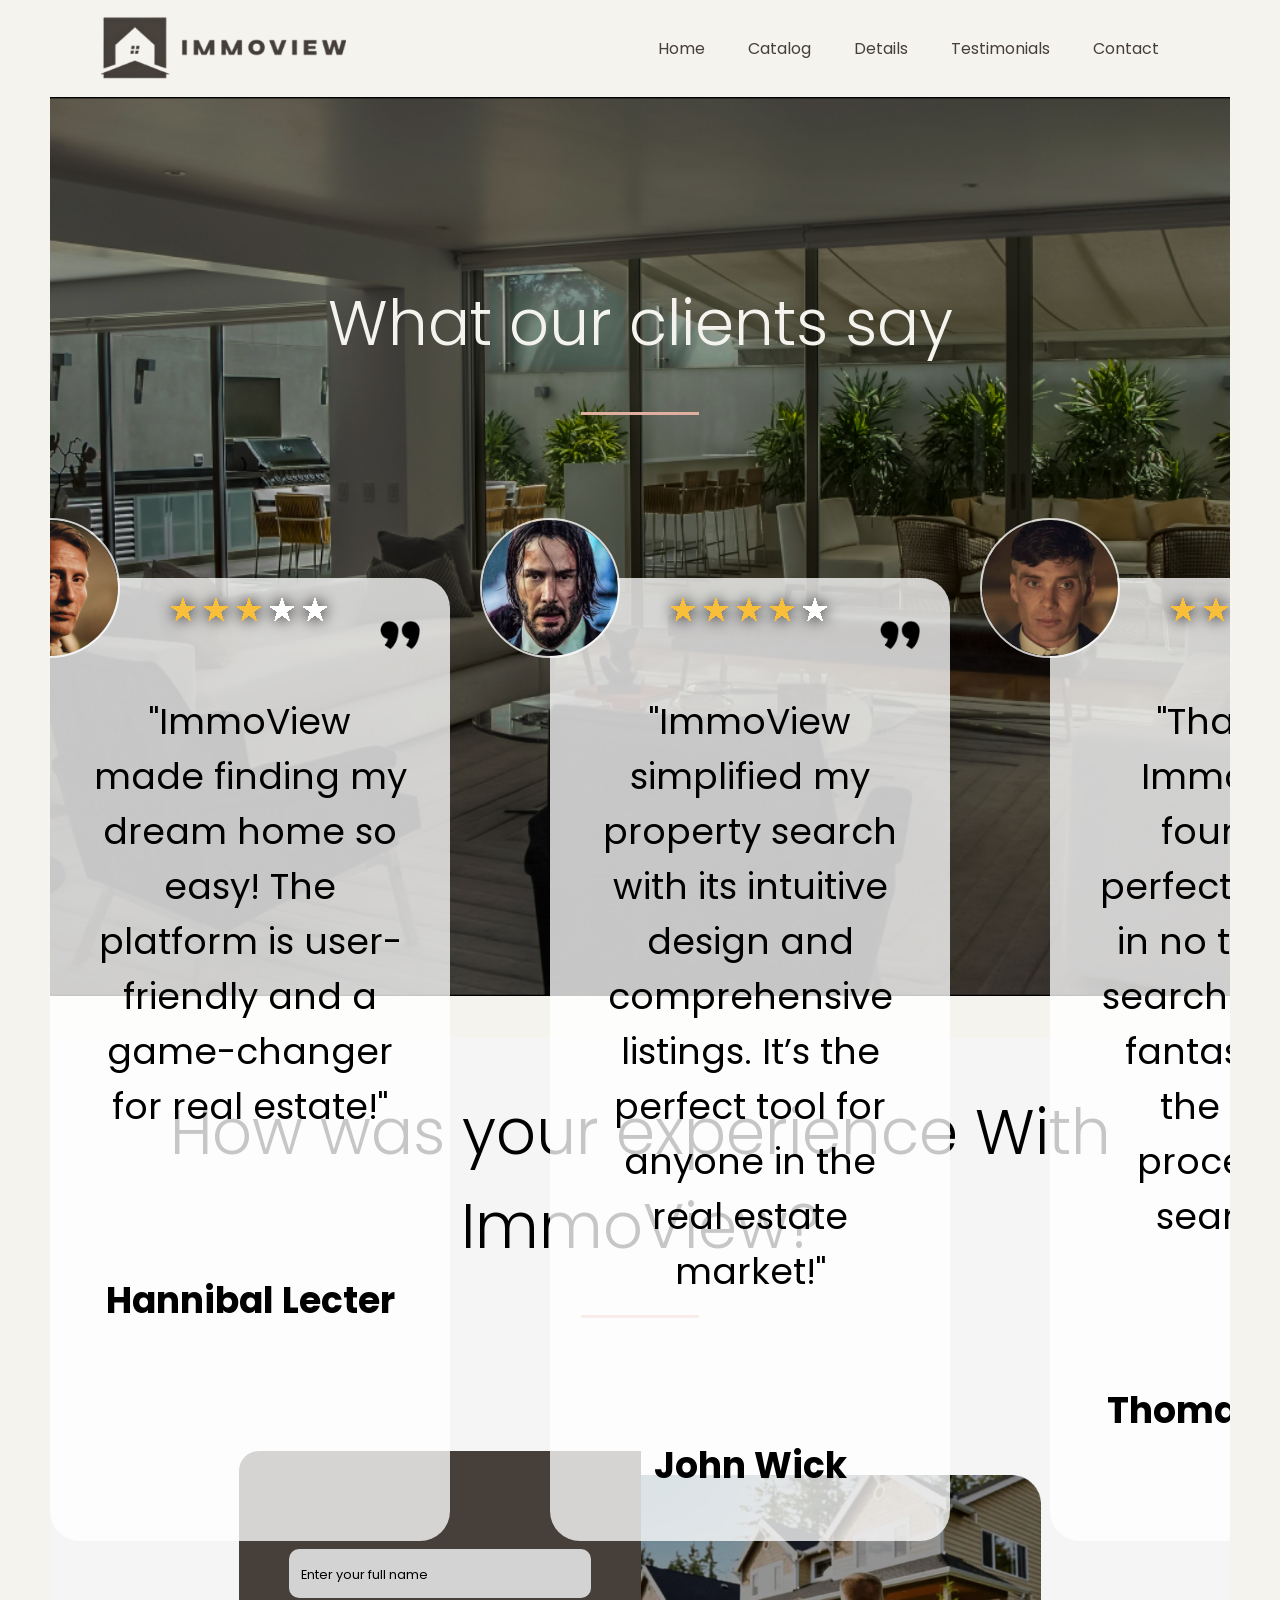
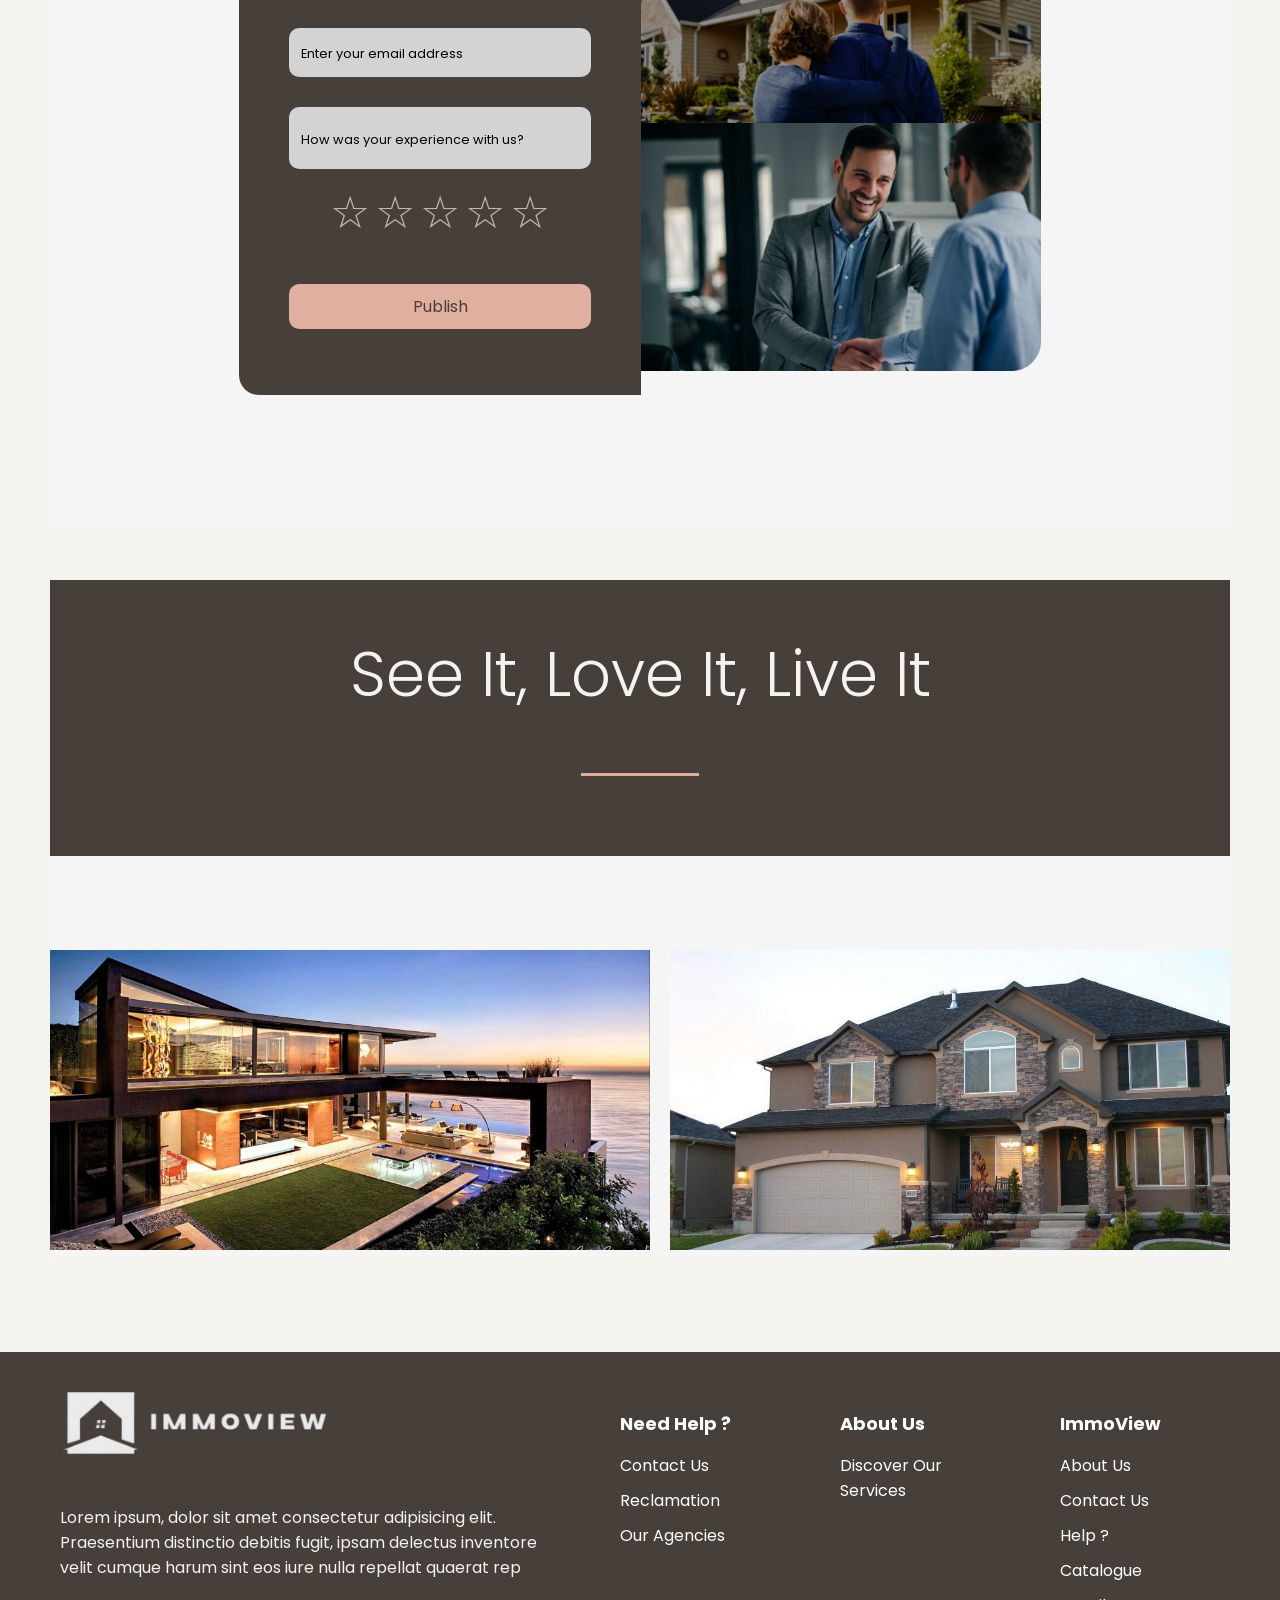
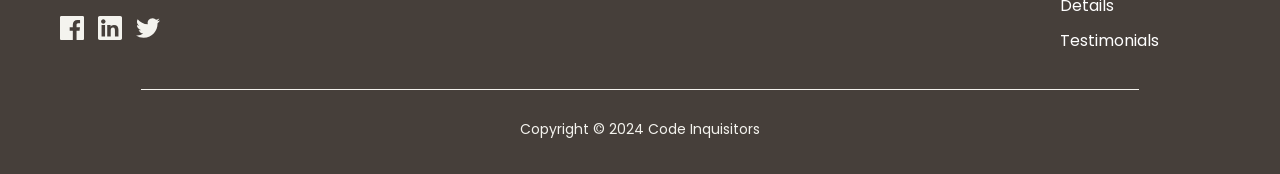
<file: pages/Testimonials.html>
<!DOCTYPE html>
<html lang="en">
<head>
    <meta charset="UTF-8">
    <meta name="viewport" content="width=device-width, initial-scale=1.0">
    <title>Testimonials</title>
    <link rel="stylesheet" href="../assets/css/style.css">
    <link rel="stylesheet" href="https://cdnjs.cloudflare.com/ajax/libs/font-awesome/5.15.3/css/all.min.css" />
</head>
<body>
    <!-- Start of Navbar -->
    <nav class="NavMC">
        <input type="checkbox" id="check">
        <label for="check" class="checkbtn">
            <i class="fas fa-bars"></i>
        </label>
        <img src="../assets/img/logo.png" class="logo" alt="Logo">
        <ul class="ListMC">
            <li><a href="Home.html">Home</a></li>
            <li><a href="Catalog.html">Catalog</a></li>
            <li><a href="details.html">Details</a></li>
            <li><a href="Testimonials.html">Testimonials</a></li>
            <li><a href="Contact.html">Contact</a></li>
        </ul>
    </nav>
    <!-- End of Navbar -->

    <header class="TestHeader">
        <h1>What our clients say</h1>
        <hr>
        <div class="SliderM">
            <div class="SlidesM">
                <div>
                    <img src="../assets/img/Mads.png" class="Mads" alt="Mads">
                    <img src="../assets/img/Qon.png" class="Qon" alt="Qon">
                    <img src="../assets/img/3Stars.png" class="Stars" alt="Stars">
                    <p>"ImmoView made finding my dream home so easy! The platform is user-friendly and a game-changer for real estate!"</p>
                    <br>
                    <h4>Hannibal Lecter</h4>
                </div>
                <div>
                    <img src="../assets/img/Wick.png" class="Wick" alt="wick">
                    <img src="../assets/img/Qon.png" class="Qon" alt="Qon">
                    <img src="../assets/img/4Stars.png" class="Stars" alt="Stars">
                    <p>"ImmoView simplified my property search with its intuitive design and comprehensive listings. It’s the perfect tool for anyone in the real estate market!"</p>
                    <br>
                    <h4>John Wick</h4>
                </div>
                <div>
                    <img src="../assets/img/Tom.png" class="Tom" alt="tom">
                    <img src="../assets/img/Qon.png" class="Qon" alt="Qon">
                    <img src="../assets/img/5Stars.png" class="Stars" alt="Stars">
                    <p>"Thanks to ImmoView, I found the perfect property in no time! The search tools are fantastic, and the whole process was seamless."</p>
                    <br>
                    <h4>Thomas Shelby</h4>
                </div>
                <div>
                    <img src="../assets/img/Gol.png" class="Gol" alt="Gol">
                    <img src="../assets/img/Qon.png" class="Qon" alt="Qon">
                    <img src="../assets/img/3Stars.png" class="Stars" alt="Stars">
                    <p>"Thanks to ImmoView, I found the perfect property in no time! The search tools are fantastic, and the whole process was seamless."</p>
                    <br>
                    <h4>Gollum</h4>
                </div>
            </div>
            <!-- Second group -->
            <div aria-hidden class="SlidesM">
                <div>
                    <img src="../assets/img/Mads.png" class="Mads" alt="Mads">
                    <img src="../assets/img/Qon.png" class="Qon" alt="Qon">
                    <img src="../assets/img/3Stars.png" class="Stars" alt="Stars">
                    <p>"ImmoView made finding my dream home so easy! The platform is user-friendly and a game-changer for real estate!"</p>
                    <br>
                    <h4>Hannibal Lecter</h4>
                </div>
                <div>
                    <img src="../assets/img/Wick.png" class="Wick" alt="wick">
                    <img src="../assets/img/Qon.png" class="Qon" alt="Qon">
                    <img src="../assets/img/4Stars.png" class="Stars" alt="Stars">
                    <p>"ImmoView simplified my property search with its intuitive design and comprehensive listings. It’s the perfect tool for anyone in the real estate market!"</p>
                    <br>
                    <h4>John Wick</h4>
                </div>
                <div>
                    <img src="../assets/img/Tom.png" class="Tom" alt="tom">
                    <img src="../assets/img/Qon.png" class="Qon" alt="Qon">
                    <img src="../assets/img/5Stars.png" class="Stars" alt="Stars">
                    <p>"Thanks to ImmoView, I found the perfect property in no time! The search tools are fantastic, and the whole process was seamless."</p>
                    <br>
                    <h4>Thomas Shelby</h4>
                </div>
                <div>
                    <img src="../assets/img/Gol.png" class="Gol" alt="Gol">
                    <img src="../assets/img/Qon.png" class="Qon" alt="Qon">
                    <img src="../assets/img/3Stars.png" class="Stars" alt="Stars">
                    <p>"Thanks to ImmoView, I found the perfect property in no time! The search tools are fantastic, and the whole process was seamless."</p>
                    <br>
                    <h4>Gollum</h4>
                </div>
            </div>
        </div>
    </header>

    <main class="TestMain">
        <h1>How was your experience With ImmoView?</h1>
        <hr>
        <div class="ForM">
            <div class="FormLeft">
                <form>
                    <input class="TestInput" type="text" name="name" placeholder="Enter your full name" required>
                    <input class="TestInput" type="email" name="email" placeholder="Enter your email address" required>
                    <input class="TestDesk" type="text" name="description" placeholder="How was your experience with us?" required></input>
                    <div class="rating">
                        <input type="radio" name="rating" id="r5">
                        <label for="r5"></label>
                       
                        <input type="radio" name="rating" id="r4">
                        <label for="r4"></label>
                       
                        <input type="radio" name="rating" id="r3">
                        <label for="r3"></label>
                       
                        <input type="radio" name="rating" id="r2">
                        <label for="r2"></label>
                       
                        <input type="radio" name="rating" id="r1">
                        <label for="r1"></label>
                    </div>                    
                    <input class="TestPublish" type="submit" value="Publish">
                </form>
            </div>
            <div class="FormRight">
                <img src="../assets/img/FormSide.png" class="TestImage">
            </div>
        </div>
    </main>

    <section class="TestGallery">
        <div class="TitleBack">
            <h1>See It, Love It, Live It</h1>
            <hr>
        </div>
        <div class="PicSliderM">
            <div class="PicSlidesM">
                <div>
                    <img src="../assets/img/home1.jpg" alt="home1">
                </div>
                <div>
                    <img src="../assets/img/home2.jpg" alt="home2">
                </div>
                <div>
                    <img src="../assets/img/home3.jpg" alt="home3">
                </div>
                <div>
                    <img src="../assets/img/home4.jpg" alt="home4">
                </div>
                <div>
                    <img src="../assets/img/home5.jpg" alt="home5">
                </div>
                <div>
                    <img src="../assets/img/home6.jpg" alt="home6">
                </div>
            </div>
            <!-- Second group -->
            <div aria-hidden class="PicSlidesM">
                <div>
                    <img src="../assets/img/home1.jpg" alt="home1">
                </div>
                <div>
                    <img src="../assets/img/home2.jpg" alt="home2">
                </div>
                <div>
                    <img src="../assets/img/home3.jpg" alt="home3">
                </div>
                <div>
                    <img src="../assets/img/home4.jpg" alt="home4">
                </div>
                <div>
                    <img src="../assets/img/home5.jpg" alt="home5">
                </div>
                <div>
                    <img src="../assets/img/home6.jpg" alt="home6">
                </div>
            </div>
        </div>
    </section>

    <!-- Start of Footer -->
    <footer>
        <div class="footer-container">
            <div class="footer-section-1">
                <img src="../assets/img/logoWhite.png" class="footer-logo">
                <p>Lorem ipsum, dolor sit amet consectetur adipisicing elit. Praesentium distinctio debitis fugit, ipsam delectus inventore velit cumque harum sint eos iure nulla repellat quaerat rep</p>
                <div class="social-icons">
                    <a href="https://www.facebook.com" target="_blank">
                        <svg width="24" height="24" viewBox="0 0 24 24" fill="#F4F3EE" xmlns="http://www.w3.org/2000/svg">
                          <path d="M22.675 0H1.325C0.593 0 0 0.593 0 1.325V22.675C0 23.407 0.593 24 1.325 24H12.813V14.708H9.692V11.18H12.813V8.74C12.813 5.662 14.664 4 17.394 4C18.657 4 19.79 4.099 20.064 4.138V7.156H18.225C16.82 7.156 16.561 7.899 16.561 8.965V11.179H19.982L19.546 14.707H16.561V24H22.675C23.407 24 24 23.407 24 22.675V1.325C24 0.593 23.407 0 22.675 0Z"/>
                        </svg>
                      </a>

                      <a href="https://www.linkedin.com" target="_blank">
                        <svg width="24" height="24" viewBox="0 0 24 24" fill="#F4F3EE" xmlns="http://www.w3.org/2000/svg">
                          <path d="M22.23 0H1.77C0.792 0 0 0.77 0 1.723V22.277C0 23.23 0.792 24 1.77 24H22.23C23.207 24 24 23.23 24 22.277V1.723C24 0.77 23.207 0 22.23 0ZM7.067 20.452H3.563V9H7.067V20.452ZM5.315 7.751C4.074 7.751 3.066 6.739 3.066 5.501C3.066 4.262 4.075 3.251 5.315 3.251C6.554 3.251 7.563 4.262 7.563 5.501C7.563 6.739 6.554 7.751 5.315 7.751ZM20.452 20.452H16.945V14.785C16.945 13.297 16.912 11.41 14.987 11.41C13.03 11.41 12.732 12.965 12.732 14.671V20.452H9.225V9H12.59V10.658H12.637C13.084 9.815 14.226 8.922 15.865 8.922C19.111 8.922 20.452 10.824 20.452 14.03V20.452Z"/>
                        </svg>
                      </a>
                      
                      <a href="https://www.twitter.com" target="_blank">
                        <svg width="24" height="24" viewBox="0 0 24 24" fill="#F4F3EE" xmlns="http://www.w3.org/2000/svg">
                          <path d="M23.953 4.57a10.02 10.02 0 01-2.825.775 4.957 4.957 0 002.163-2.723c-.951.555-2.005.959-3.127 1.184a4.92 4.92 0 00-8.384 4.482C7.691 8.095 4.066 6.13 1.64 3.161a4.822 4.822 0 00-.666 2.475c0 1.71.87 3.213 2.188 4.096a4.904 4.904 0 01-2.229-.616c-.054 2.281 1.581 4.415 3.949 4.89a4.936 4.936 0 01-2.224.085c.624 1.956 2.432 3.376 4.576 3.417A9.867 9.867 0 010 19.54a13.94 13.94 0 007.548 2.209c9.057 0 14.01-7.496 14.01-13.986 0-.21 0-.42-.015-.63A9.936 9.936 0 0024 4.59z"/>
                        </svg>
                      </a>
                </div>
            </div>
            <div class="footer-section">
                <h3>Need Help ?</h3>
                <ul>
                    <li><a href="#">Contact Us</a></li>
                    <li><a href="#">Reclamation</a></li>
                    <li><a href="#">Our Agencies</a></li>
                </ul>
            </div>
            <div class="footer-section">
                <h3>About Us</h3>
                <ul>
                    <li><a href="#">Discover Our Services</a></li>
                </ul>
            </div>
            <div class="footer-section">
                <h3>ImmoView</h3>
                <ul>
                    <li><a href="#">About Us</a></li>
                    <li><a href="#">Contact Us</a></li>
                    <li><a href="#">Help ?</a></li>
                    <li><a href="#">Catalogue</a></li>
                    <li><a href="#">Details</a></li>
                    <li><a href="#">Testimonials</a></li>
                </ul>
            </div>
        </div>
        <div class="footer-bottom">
            <p>Copyright © 2024 Code Inquisitors</p>
        </div>
    </footer>
    <!-- End of Footer -->
    
</body>
</html>
</file>
<file: assets/css/style.css>
@import url('https://fonts.googleapis.com/css2?family=Poppins:ital,wght@0,100;0,200;0,300;0,400;0,500;0,600;0,700;0,800;0,900;1,100;1,200;1,300;1,400;1,500;1,600;1,700;1,800;1,900&display=swap');

* {
    font-family: Poppins;
    box-sizing: border-box;
}

body {
    font-family: 'Poppins', sans-serif;
    background-color: var(--color-4);
    margin: 0 50px;
    
}



:root {
    --color-1: #463F3A;
    --color-2: #8A817C;
    --color-3: #BCB8B1;
    --color-4: #F4F3EE;
    --color-5: #E0AFA0;
}




@media (max-width: 768px) {
    .checkbtn {
        display: block;
        order: 1;
    }

    .ListMC {
        position: fixed;
        top: 80px;
        right: -100%;
        background-color: var(--color-4);
        width: 60%;
        height: 50vh;
        display: flex;
        flex-direction: column;
        justify-content: center;
        align-items: center;
        transition: all 0.3s;
        z-index: 2;
    }

    .ListMC li {
        margin: 20px 0;
    }

    .ListMC li a {
        font-size: 20px;
    }

    #check:checked ~ .ListMC {
        right: 0;
    }
}

/*-------------------------FOOTER------------------------*/


.footer-container {
    display: flex;
    justify-content: space-between;
    max-width: 1200px;
    margin: 0 auto;
    flex-wrap: wrap;
    gap: 20px;
}

.footer-section {
    flex: 1;
    min-width: 100px;
    margin: 20px;
}
.footer-section-1 {
    flex: 1;
    max-width: 100vw;
    margin: 20px;
}
.footer-section-1 p {
    width: 500px;
}

.footer-section h3 {
    font-size: 18px;
    margin-bottom: 15px;
    color: #fff;
}

.footer-section ul {
    list-style: none;
    padding: 0;
}

.footer-section ul li {
    margin-bottom: 10px;
}

.footer-section ul li a {
    color: #fff;
    text-decoration: none;
    transition: color 0.3s;
}

.footer-section ul li a:hover {
    color: #ddd;
}

.footer-logo {
    width: 30vh;
    margin-bottom: 3vh;
}

.social-icons {
    margin-top: 4vh;
}

.social-icons a {
    display: inline-block;
    margin-right: 10px;
}

.footer-bottom {
    text-align: center;
    border-top: 1px solid var(--color-4);
    padding-top: 15px;
    margin-top: 20px;
    font-size: 14px;
    margin: 0 11vw;
}

/* Responsive Design */
@media (max-width: 768px) {
    .footer-container {
        flex-direction: column;
        align-items: center;
    }

    .footer-section, .footer-section-1 {
        margin: 10px 0;
        text-align: center;
    }
    .footer-section-1 p {
        max-width: 80vw;
    }

    .social-icons a {
        margin-right: 5px;
    }
    .footer-section-1 {
        flex: 1;
        max-width: 100vw;
        margin: 20px;
    }
}



/*Oussama Benoujja css code part*/

@import url('https://fonts.googleapis.com/css2?family=Poppins:wght@100;200;300;400;500;600;700;800;900&display=swap');



:root {
    --color-1: #463F3A;
    --color-2: #8A817C;
    --color-3: #BCB8B1;
    --color-4: #F4F3EE;
    --color-5: #E0AFA0;
}



.top {
    display: flex;
    align-items: center;
    justify-content: space-between;
}

.filter {
    float: right;
    width: 40%;
    display: flex;
    align-items: center;
    justify-content: space-between;
}


.filter1{
    float: right;
    width: 100%;
    display: flex;
    align-items: center;
    justify-content: space-between;

}
.filter1 img{
    width: 5%;
}

.filter select {
    text-align: center;
    border: 1px solid black;
    border-radius: 90px;
    padding: 0.5vw;
    
}

.filter1 select {
    text-align: center;
    border: 1px solid black;
    border-radius: 90px;
    padding: 0.5vw;
}

.Icon1 {
    
    width: 45px;
    height: 45px;
    background-color: var(--color-5);
    border-radius: 5px;
    display: flex;
    justify-content: center;
    align-items: center;
}

.Icon2 {
    width: 45px;
    height: 45px;
    background-color: var(--color-5);
    border-radius: 5px;
    display: flex;
    justify-content: center;
    align-items: center;
}

#gridIcon{
    display: none;
}

.property-section {
    display: flex;
    flex-direction: column;
    align-items: center;
}


.property-section h2{
    font-size: xx-large;
    padding-top: 50px;
    
}

.property-grid {
    display: grid;
    grid-template-columns: 400px 400px 400px;
    gap: 0.5%;
    padding-top: 50px;
}

.property-card {
    width: 400px;
    height: 400px;
    display: flex;
    flex-direction: column;
    justify-content: center;
    align-items: center;
    transition: all 0.4s ease;
}

.property-card:hover {
    transform: scale(0.95);
    transition: all 0.4s ease;
    
}

.ob-details {
    width: 100%;
    background-color: var(--color-5);
    padding: 10px;
    display: flex;
    justify-content: space-between;
}

.ob-details p:first-child {
    font-weight: bold;
}



.favicon svg{
    width: 40px;
    height: 40px;
    padding: 10px;
    background-color: var(--color-2);
    border-radius: 50%;
    transition: all 0.4s ease;
}

.favicon svg:hover{
    transform: scale(1.4);
    transition: all 0.4s ease;
    padding: 10px;
    border-radius: 50%;
}



.innerCard {
    width: 100%;
    height: 100%;
    background-image: url("../img/img1.jpg");
    background-size: cover;
    display: flex;
    flex-direction: column;
}

.inInnerCard {
    height: 35%;
    background-color: rgba(255, 255, 255, 0.4);
    display: flex;
    justify-content: center;
    font-size: 1.85em;
}

.property-card h3 {
    margin: 0;
    color: var(--color-1);
}

#Mfilterbtn {
    margin-top: 30px;
    float: right;
    background-color: var(--color-5);
    border: none;
    border-radius: 90px;
    padding: 2vw 4vw;
    outline: none;
    text-align: center;

}




.faq-section1 {
    margin-top: 50px;
    padding: 50px;
    background-color: var(--color-4);
    border-top: 1px solid var(--color-3);
}

.faq-section1 h2 {
    text-align: center;
    font-size: 2em;
    margin-bottom: 30px;
    color: var(--color-1);
}

.faq1 {
    max-width: 800px;
    margin: 0 auto;
}

.faq-item1 {
    margin-bottom: 20px;
}

.faq-item1 h3 {
    font-size: 1.5em;
    color: var(--color-2);
}

.faq-item1 p {
    font-size: 1.2em;
    color: var(--color-1);
}

.faq-item1 h3:hover {
    color: var(--color-5);
    cursor: pointer;
}


.ob-slider {
    position: relative;
    max-width: 800px;
    max-height: 500px;
    margin: 0 auto;
    overflow: hidden;
    border-radius: 10px;
    box-shadow: 0 4px 10px rgba(0, 0, 0, 0.1);
}


.houseSlide{
    position: relative;
}

.houseSlide img{
    width: 100%;
    height: 100%;
    display: block;
    border-radius: 10px;
    object-fit: fill;
    overflow: hidden;
}

.apSlide{
    position: relative;
}

.apSlide img{
    width: 100%;
    height: 100%;
    display: block;
    border-radius: 10px;
    object-fit: fill;
    overflow: hidden;
}


.vaSlide {
    position: relative;
}

.vaSlide img {
    width: 100%;
    height: 100%;
    display: block;
    border-radius: 10px;
    object-fit: fill;
    overflow: hidden;
}

.ob-slide-content {
    position: absolute;
    top: 50%;
    left: 50%;
    transform: translate(-50%, -50%);
    background-color: rgba(255, 255, 255, 0.8);
    padding: 20px;
    text-align: center;
    border-radius: 10px;
    width: 80%;
    max-width: 600px;
}

.ob-slide-content h2 {
    font-size: 32px;
    margin-bottom: 10px;
}

.ob-slide-content p {
    font-size: 18px;
    margin: 5px 0;
}

.ob-slide-content p:first-of-type {
    font-weight: bold;
    font-size: 26px;
}


.slider-nav {
    position: absolute;
    top: 50%;
    left: 0;
    right: 0;
    display: flex;
    justify-content: space-between;
    transform: translateY(-50%);
}

.ob-prev, .ob-next {
    cursor: pointer;
    width: 40px;
    height: 40px;
    background-color: rgba(255, 255, 255, 0.8);
    padding: 10px;
    border-radius: 50%;
    box-shadow: 0 2px 5px rgba(0, 0, 0, 0.2);
    transition: background-color 0.3s ease;
}

.ob-prev:hover, .ob-next:hover {
    background-color: rgba(255, 255, 255, 1);
}


.ob-prev {
    transform: rotate(180deg);
    margin-left: 10px;
}

.ob-next {
    margin-right: 10px;
}

.ob-prev1, .ob-next1 {
    cursor: pointer;
    width: 40px;
    height: 40px;
    background-color: rgba(255, 255, 255, 0.8);
    padding: 10px;
    border-radius: 50%;
    box-shadow: 0 2px 5px rgba(0, 0, 0, 0.2);
    transition: background-color 0.3s ease;
}

.ob-prev1:hover, .ob-next1:hover {
    background-color: rgba(255, 255, 255, 1);
    
}


.ob-prev1 {
    transform: rotate(180deg);
    margin-left: 10px;
}

.ob-next1 {
    margin-right: 10px;
}


.ob-prev2, .ob-next2 {
    cursor: pointer;
    width: 40px;
    height: 40px;
    background-color: rgba(255, 255, 255, 0.8);
    padding: 10px;
    border-radius: 50%;
    box-shadow: 0 2px 5px rgba(0, 0, 0, 0.2);
    transition: background-color 0.3s ease;
}

.ob-prev2:hover, .ob-next2:hover {
    background-color: rgba(255, 255, 255, 1);
    
}


.ob-prev2 {
    transform: rotate(180deg);
    margin-left: 10px;
}

.ob-next2 {
    margin-right: 10px;
}


@media (max-width: 767px) {
    .Icon1{
        display: none;
    }
    .Icon2{
        display: none;
    }
    .filter {
       display: none;
    }

    .property-grid {
        grid-template-columns: 1fr;
        gap: 1%;
    }

    .property-card img {
        width: 250px;
        height: 250px;
        object-fit: cover;
    }

    .property-section h2 {
        margin-top: 50px;
    }
    .property-section{
        justify-content: flex-end;
    }
    .property-section{
        display: flex;
    }
    #property-section2{
        display: none;
    }

}



  .checkbtn {
    font-size: 30px;
    color: rgb(0, 0, 0);
    cursor: pointer;
    display: none;
  }

  #check {
    display: none;
  }




/* Footer ----------------------------------------------------------------------*/


.h-copyright {
    margin: 0 50px;
    text-align: center;
    padding: 10px 0;
    border-top: 1px solid var(--color-4);
}

.h-footer-container {
    padding: 5rem 0;
    display: flex;
    margin: 0 150px;
    gap: 5rem;
}

.h-footer-infos {
    width: 35%;
    padding-top: 15px;
}

.h-footer-items {
    display: flex;
    gap: 10rem;
}

.h-footer-help {
    width: 100%;
}

.h-footer-links {
    width: 40%;
}

.h-footer-infos img {
    width: 50%;
}

.h-footer-aide a,
.h-footer-about a,
.h-footer-links a {
    text-decoration: none;
    color: var(--color-4);
}

.h-footer-container p {
    font-weight: 300;
}

.h-footer-about {
    margin-top: 2rem;
}

.h-footer-about h2 {
    margin: 0;
}

.h-footer-container h2 {
    font-weight: 600;
}


@media (max-width: 768px) {
    .checkbtn {
      display: block;
      order: 1;
    }

    .ListMC {
      position: fixed;
      top: 80px;
      right: -100%;
      background-color: var(--color-4);
      width: 60%;
      height: 50vh;
      display: flex;
      flex-direction: column;
      justify-content: center;
      align-items: center;
      transition: all 0.3s;
      z-index: 2;
    }

    .ListMC li {
      margin: 20px 0;
    }

    .ListMC li a {
      font-size: 20px;
    }

#check:checked ~ .ListMC {
      right: 0;
    }
  }


@media (min-width: 767px) {
    #Mfilterbtn {
        display: none;
        width: 0;
    }

    .filterBurger{
        display: none !important;
    }
}

@media (min-width:768px) and (max-width:1023px){
    .filter select {
        text-align: center;
        border: 1px solid black;
        border-radius: 90px;
        padding: 0.3vw;
        
    }

    .filter {
        float: right;
        width: 100%;
        display: flex;
        align-items: center;
        justify-content: space-around;
    }
    .property-grid {
        grid-template-columns: repeat(2, 1fr);
        gap: 1%;
    }

}

@media (max-width: 767px){
    
    
    /*-- Footer ------------------------------------------------------------------------*/
        
        .h-footer-container{
            padding: 5rem 0;
            display: flex;
            flex-direction: column;
            margin: 0 150px;
            gap: 5rem;
        }
        
        .h-footer-infos{
            width:100%;
            padding-top: 15px;
            text-align: center;
        }
        
        .h-footer-help{
            width: 100%;
        }
        
        .h-footer-links{
            width: 40%;
        }
        
        .h-footer-infos img{
            width: 50%;
        }
        
        .h-footer-aide a,
        .h-footer-about a,
        .h-footer-links a{
            text-decoration: none;
            color: var(--color-4);
        }
        
        .h-footer-container p{
            font-weight: 300;
        }
        
        .h-footer-about{
            margin-top: 2rem;
        }
        
        .h-footer-about h2{
            margin: 0;
        }
        
        .h-footer-container h2{
            font-weight: 600;
        }
    
    
    }
    
    
    
    
    
    
    @media (min-width: 767px) and (max-width: 800px){
        .h-footer-container{
            padding: 5rem 0;
            display: flex;
            flex-direction: column;
            margin: 0 150px;
            gap: 5rem;
        }
        
        .h-footer-infos{
            width:100%;
            padding-top: 15px;
            text-align: center;
        }
        
        .h-footer-help{
            width: 100%;
        }
        
        .h-footer-links{
            width: 40%;
        }
        
        .h-footer-infos img{
            width: 50%;
        }
        
        .h-footer-aide a,
        .h-footer-about a,
        .h-footer-links a{
            text-decoration: none;
            color: var(--color-4);
        }
        
        .h-footer-container p{
            font-weight: 300;
        }
        
        .h-footer-about{
            margin-top: 2rem;
        }
        
        .h-footer-about h2{
            margin: 0;
        }
        
        .h-footer-container h2{
            font-weight: 600;
        }
    }
    
    
    
    
    @media (min-width: 800px) and (max-width:1023px){
        
    /*----------------------------------------------------------------------------------*/
        
        .h-footer-container{
            padding: 5rem 0;
            display: flex;
            flex-direction: column;
            margin: 0 150px;
            gap: 5rem;
        }
        
        .h-footer-infos{
            width:100%;
            padding-top: 15px;
            text-align: center;
        }
        
        .h-footer-help{
            width: 100%;
        }
        
        .h-footer-links{
            width: 40%;
        }
        
        .h-footer-infos img{
            width: 50%;
        }
        
        .h-footer-aide a,
        .h-footer-about a,
        .h-footer-links a{
            text-decoration: none;
            color: var(--color-4);
        }
        
        .h-footer-container p{
            font-weight: 300;
        }
        
        .h-footer-about{
            margin-top: 2rem;
        }
        
        .h-footer-about h2{
            margin: 0;
        }
        
        .h-footer-container h2{
            font-weight: 600;
        }
        
    }
    
    
    
    
    
    @media (min-width: 1023px) and (max-width: 1127px){
        
    /*----------------------------------------------------------------------------------*/
        
        .h-footer-container{
            gap: 3rem;
        }
        
        .h-footer-infos{
            width:100%;
            padding-top: 15px;
        }
        
        .h-footer-help{
            width: 100%;
        }
        
        .h-footer-links{
            width: 40%;
        }
        
        .h-footer-infos img{
            width: 50%;
        }
        
        .h-footer-aide a,
        .h-footer-about a,
        .h-footer-links a{
            text-decoration: none;
            color: var(--color-4);
        }
        
        .h-footer-container p{
            font-weight: 300;
        }
        
        .h-footer-about{
            margin-top: 2rem;
        }
        
        .h-footer-about h2{
            margin: 0;
        }
        
        .h-footer-container h2{
            font-weight: 600;
        }
    }
    
/*Hafid Css Code Block*/


/* 
/* /* /* start home  * */
@import url('https://fonts.googleapis.com/css2?family=Poppins:ital,wght@0,100;0,200;0,300;0,400;0,500;0,600;0,700;0,800;0,900;1,100;1,200;1,300;1,400;1,500;1,600;1,700;1,800;1,900&display=swap');



:root {
    --color-body: #F4F3EE;
    --color-scandry: #E0AFA0;
    --color-prancipal: #463F3A;
}



nav ul {
  

    list-style: none;
    display: grid;
    grid-template-columns: repeat(6, auto);
    gap: 0 23px;
    position: relative;  
  
}

nav ul li a {
    text-decoration: none;
    color: black;

}

nav ul li a:hover {
    color: var(--color-scandry);
    border-bottom: 2px solid var(--color-scandry);
    padding: 10px 0;
}


#conitiner-nav {
    display: grid;
    grid-template-columns: repeat(2, auto);
    margin: 10px 50px;
    width: 100%;
    max-width: 200px;

}

.logo-nav img {
    width: 200px;
    height: 50px;
}

header {
    background-image: url("../img/img1 1.jpg");
    background-position: center;
    background-size: cover;
    background-repeat: no-repeat;
    margin: 0;
    padding: 0;
    height: 89vh;
    color: white;
    font-size: 36px;
    width: 100%;


}

.continer-header {
    position: relative;
    top: 30%;
    margin: 10px 50px;
    width: 100%;
    max-width: 100px;
    line-height: 79px;
    flex-wrap: wrap;

}

.continer-header h2,
.continer-header h3 {
    width: 550%;
    font-size: 2.4em;
}

.continer-header button {
    width: 250%;
    font-size: 1em;
}


.continer-header h2 span {
    color: var(--color-scandry);
}

.continer-header button {
    padding: 1.3em 2.2em;
    background: none;
    border: 3px solid var(--color-scandry);
    border-radius: 50px;
    color: white;
    font-weight: bold;
}

.continer-header button:hover {
    background: var(--color-scandry);
}


/* End home */

/* /* start style contact  */


.continer-contact {
    display: grid;
    grid-template-columns: repeat(auto-fit, minmax(200px, 350px));
    justify-content: space-around;
    align-items: center;
    margin:0 50px  ;
    width: 80%;
    color: white;
  
}

.mapswrapper iframe {
    width: 390px;
    height: 200px;
}

.card-iformation {
    margin: 30px 0;
    background: black;
    width: 461px;
    height: 600px;
    padding: 30px;
    line-height: 40px;
    border-radius: 6px;
}

.card-iformation>p {
    color: #eeecebac;
}

.phone,
.email,
.vector {
    display: flex;
    align-items: center;

}

.icon-form {
    margin: 50px 0;
    line-height: 50px;
}

.phone img,
.email img,
.vector img {
    height: 20px;
    margin: 10px;
}

.card_form{
    display: grid;
    grid-template-columns: repeat(2,auto);
    gap: 20px;
    color: black;
    align-items: center;
    background: white;
    width: 681px;
    padding: 40px;
  /* position: relative;
  right: 40%; */
}
.card_form input{
    outline: 0;
    border: 0;
    border-bottom: 2px solid  #61606045;
    background: none;
    padding:15px 65px;
    margin: 20px 0;
     
}
.card_form input::placeholder{
   position: absolute;
   left:10px;
}
.card_form p{
    color: #dddddd92;
}
.card_form textarea{
    width: 205%;
    height: 200px;
    outline: 0;
    border: 2px solid  #61606045;
    margin: 20px 0;
}

/* end style contact */




/* /* start footer  */


.continer-footer {
    display: grid;
    grid-template-columns: repeat(auto-fit, minmax(200px, 1fr));
    gap: 10px;
    height: auto;
    margin: 40px 160px;
    padding: 10px;
   
}

.about_foter {
    justify-self: center;
}

.immovier_footer {
    justify-self: end;

}

.continer-footer h1 {
    font-size: 19px;
}

.icon-footer i {
    padding: 10px;
    background: white;
    color: black;
    border-radius: 50%;
    margin: 14px 0;
}

.icon-footer i:hover {
    background: var(--color-scandry);
}

.continer-footer p {
    color: #e1dbdba5;
    width: 100%;

}

.logo-footer img {
    width: 200px;
    height: 50px;
}

hr {
    width: 80%;
    margin-left: 150px;
    margin-bottom: 20px;
    color: rgba(151, 147, 147, 0.659);
}

.copy {
    text-align: center;
    padding: 20px;
    color: rgba(151, 147, 147, 0.659);
}

/* end footer */


/* Moustir code*/

/* start home  */
@import url('https://fonts.googleapis.com/css2?family=Poppins:ital,wght@0,100;0,200;0,300;0,400;0,500;0,600;0,700;0,800;0,900;1,100;1,200;1,300;1,400;1,500;1,600;1,700;1,800;1,900&display=swap');



:root {
    --color-body: #F4F3EE;
    --color-scandry: #E0AFA0;
    --color-prancipal: #463F3A;
    --color-1: #463F3A;
    --color-2: #8A817C;
    --color-3: #BCB8B1;
    --color-4: #F4F3EE;
    --color-5: #E0AFA0;
}



header {
    background-image: url("../img/img1 1.jpg");
    background-position: center;
    background-size: cover;
    background-repeat: no-repeat;
    margin: 0;
    padding: 0;
    color: white;
    font-size: 36px;
    width: 100%;
    height: 100vh;
}

.mm-continer-header {
    position: relative;
    top: 35%;
    margin: 10px 50px;
    width: 90%;
    /* max-width: 100px; */
    line-height: 79px;
    flex-wrap: wrap;

}
.mm-continer-header span{
    color: var(--color-scandry);
}
.mm-continer-header h3 {
    width: 90%;
    font-size: 40px;
}

.mm-continer-header h2 {
    width: 90%;
    font-size: 30px;
}

.mm-continer-header button {
    padding: 16px 70px;
    background: none;
    border: 3px solid var(--color-scandry);
    border-radius: 50px;
    color: white;
    font-weight: bold;

}

.mm-continer-header button:hover{
    background: var(--color-scandry);
}

/* End home */

/* /* start style contact  */
.mm-contact h2 {
    margin: 60px 0;
    text-align: center;
    font-size: 53px;
}

.mm-continer-contact {
    display: flex;
    justify-content: center;
    align-items: center;
    margin: 50px;
    width: 90%;
    color: white;
    height: auto;

}

.mm-mapswrapper iframe {
    width: 390px;
    height: 200px;
}

.mm-card-iformation {
    margin: 30px 0;
    background: black;
    width: 461px;
    height: 600px;
    padding: 30px;
    line-height: 40px;
    border-radius: 6px;
}

.mm-card-iformation>p {
    color: #eeecebac;
}

.mm-phone,
.mm-email,
.mm-vector {
    display: flex;
    align-items: center;

}

.mm-icon-form {
    margin: 50px 0;
    line-height: 50px;
}

.mm-phone img,
.mm-email img,
.mm-vector img {
    height: 20px;
    margin: 10px;
}

.mm-card_form {
    display: grid;
    grid-template-columns: repeat(2, 220px);
    color: black;
    align-items: center;
    background: white;
    padding: 30px;
    max-width: 461px;
    height: 600px;

}

.mm-card_form input {
    outline: 0;
    border: 0;
    border-bottom: 2px solid #61606045;
    background: none;
    margin: 20px 0;
    width: 90%;
    padding: 0 10px;
}


.mm-card_form p {
    color: #dddddd92;
}

.mm-card_form textarea {
    width: 400px;
    height: 200px;
    outline: 0;
    border: 2px solid #61606045;
    margin: 20px 0;
    padding: 0 10px;

}

.mm-card_form button {
    width: 214px;
    height: 53px;
    background: black;
    color: white;

}

.mm-card_form button:hover {
    color: var(--color-scandry);
    background: none;
    border: 2px solid var(--color-scandry);
}

/* pop_up */

#Poup_up {
    display: none;
    position: fixed;
    left: 0;
    top: 0; 
     width: 100%;
    height: 100%; 
    background-color: rgba(89, 85, 85, 0.885);  
   transition:all 1s;
}

.mm-cards_pop_up {
    background: green;
    margin: 15% auto;
    padding: 30px;
    width: 300px;
    text-align: center;
    color: white;
    cursor: pointer;
    border-radius:10px;
    position: relative;
    top: 20%;
}
.mm-cards_pop_up i{
    position:absolute;
    top: 0;
    right: 4%;
    top: 12%;
}
.mm-cards_pop_up p{
display: flex;
justify-content: center;
align-items: center;
}




/* end style contact */

.mm-ContactUs {
    text-align: center;
    background: var(--color-scandry);
    width: 100%;
    padding: 80px;
    line-height: 40px;

}

.mm-ContactUs h2 {
    color: white;
    font-weight: bold;
    font-size: 50px;
    margin-bottom:20px;
}

.mm-ContactUs p {
    color: #27282999;
    margin: 0 50px;
}

.mm-continer-serves {
    display: grid;
    grid-template-columns: repeat(3, auto);
    justify-content: center;
    margin: 240px 50px;
    width: 90%;
    gap: 50px;
    margin-top: 20vh;
}

.mm-continer-serves img {
    width: 300px;
    height: 250px;
    border-radius: 10px;
    border-radius: 10px 10px;
    position: relative;
}

.mm-servs-card {
    box-shadow: 0 2px 10px #a7a6a6;
    width: 300px;
    height: 250px;
    border-radius: 22px 22px;
    transition: 1s;
    margin: 10px 0;

}

.mm-servs-card p {
    margin: 0;
}



.mm-servs-card :first-child {
    color: #242565;
    text-align: center;
}


.mm-servs {
    text-align: center;
    color: var(--color-scan2);
    margin: 50px 0;
}

.mm-servs-card .mm-btn-one,
.mm-servs-card .mm-btn-two,
.mm-servs-card .mm-btn-tree{
 padding: 13px 50px;
 position: relative;
 left: 50%;
 bottom: 63%;
 transform: translate(-50%);
 background: var(--color-scandry);
 border: 2px solid var(--color-scandry);
 color: white;
 font-weight: bold;
 visibility: hidden;
}

.mm-servs-card img:hover + .mm-btn-one,
.mm-servs-card img:hover + .mm-btn-two,
.mm-servs-card img:hover + .mm-btn-tree{
    visibility: visible;
 cursor: pointer;
 }
 .mm-servs-card img:hover{
    filter: blur(2px);
 }

.footer-pra {
    background: var(--color-prancipal);
    color: white;
    margin-top: 150px 0;
}

.continer-footer {
    display: grid;
    grid-template-columns: repeat(auto-fit, minmax(200px, 1fr));
    gap: 10px;
    height: auto;
    margin: 40px 160px;
    padding: 60px;

}

.about_foter {
    justify-self: center;
}

.immovier_footer {
    justify-self: end;

}

.continer-footer h1 {
    font-size: 19px;
}

.icon-footer i {
    padding: 10px;
    background: white;
    color: black;
    border-radius: 50%;
    margin: 14px 0;
}

.icon-footer i:hover {
    background: var(--color-scandry);
}

.continer-footer p {
    color: #e1dbdba5;
    width: 90%;

}

.logo-footer img {
    width: 200px;
    height: 50px;
}

hr {
    margin: 20px 0;
}

.copy {
    text-align: center;
    padding: 20px;
    color: rgba(151, 147, 147, 0.659);
}
.immovier_footer{
justify-self: center;
;
}
/* end footer */
/* Footer ----------------------------------------------------------------------*/



.h-copyright{
    margin: 20px 50px;
    text-align: center;
    padding: 25px 0;
    border-top: 1px solid var(--color-body);
}

.h-footer-container{
    padding: 5rem 0;
    display: flex;
    margin: 0 150px;
    gap: 5rem;
}

.h-footer-infos{
    width:35%;
    padding-top: 15px;
}

.h-footer-items{
    display: flex;
    gap: 10rem;
}

.h-footer-help{
    width: 100%;
}

.h-footer-links{
    width: 40%;
}

.h-footer-infos img{
    width: 50%;
}

.h-footer-aide a,
.h-footer-about a,
.h-footer-links a{
    text-decoration: none;
    color: var(--color-body);
}

.h-footer-container p{
    font-weight: 300;
}

.h-footer-about{
    margin-top: 2rem;
}

.h-footer-about h2{
    margin: 0;
}

.h-footer-container h2{
    font-weight: 600;
}

.checkbtn {
    font-size: 30px;
    color: rgb(0, 0, 0);
    cursor: pointer;
    display: none;
}

#check {
    display: none;
}

/* Oussama Amou */

@import url('https://fonts.googleapis.com/css2?family=Poppins:ital,wght@0,100;0,200;0,300;0,400;0,500;0,600;0,700;0,800;0,900;1,100;1,200;1,300;1,400;1,500;1,600;1,700;1,800;1,900&display=swap');

:root{
    --color-1 : #463F3A;
    --color-2 : #8A817C;
    --color-3 : #BCB8B1;
    --color-4 : #F4F3EE;
    --color-5 : #E0AFA0;
}





main{
    background-color: var(--color-4);
}

.newssct, .prprtssct{
    overflow: hidden;
}

/* Partie pour Styler Header*/
.oa-header{
    overflow: hidden;
    background-color: var(--color-4);
    height: 44.188rem;
    width: 100%;
    position: relative;
}

.oa-header div{
    position: absolute;
    top: 0;
    left: 0;
    width: 100%;
    height: 100%;
    background: rgba(138, 129, 124, 0.4);
    opacity: 0;
    transition: 0.5s;
    padding-left: 8%;
    padding-top: 18%;
    
}

.oa-header div > *{
    transform: translateX(-25%);
    transition: 0.5s;
}

.oa-header div:hover > *{
    transform: translateX(0%);
}

.oa-header div:hover {
    opacity: 1;
}

.oa-header img{
    width: 100%;
    height: 100%;
    object-fit: cover;

}

.oa-smllprgrph{
    font-size: 1.7rem;
    font-weight: 400;
    color: var(--color-1);

}

.oa-head{
    font-size: 3rem;
    font-weight: 600;
    color: var(--color-4);

}

.oa-bttnrnt{
    padding: 1% 3% 1%;
    font-size: 2rem;
    font-weight: 500;
    border-radius: 20px;
    background-color: transparent;
    border-width: 0.3rem;
    border-style: solid;
    border-color: var(--color-4);
    color: var(--color-5);

}

/* Fin de la Partie pour Styler Header*/

/* Partie Pour Styler la Section Latest News*/

.ouamslider{
    position: relative;
    width: 100%;
    max-width: 600px;
}

.ouamslides{
    display: flex;
    transition: transform 0.5s ease-in-out;
}

.nwslst{
    display: flex;
    justify-content: center;
}

.grtdiv{
    min-width: 70%;
    width: 375px;
    height: 375px;
    overflow: hidden;
    position: relative;
    margin: 30px;
}

.slvdiv{
    width: 100%;
    height: 100%;
    position: absolute;
    top: 0;
    left: 0;
    background: rgba(138, 129, 124, 0.85);
    opacity: 0;
    transition: opacity 0.5s;
    padding: 10px;
    bottom: 10px;
    padding-top: 42%;
    padding-left: 9%;
}

.ouamboxes{
    display: flex;
    justify-content: center;
    margin-top: 20px;
}

.box{
    height: 18px;
    transition: background-color 0.5s;
}

.large{
    width: 35px;
    background-color: var(--color-5);
}

.small{
    width: 24px;
    background-color: var(--color-1);
    margin-left: 15px;
    margin-right: 15px;

}

.slvdiv > *{
    transform: translateX(-25%);
    transition: 0.5s;
}

.slvdiv:hover{
    opacity: 1;
}

.slvdiv:hover > *{
    transform: translateX(0px);
}

.slvdiv1{
    width: 100%;
    height: 100%;
    position: absolute;
    top: 0;
    left: 0;
    background: rgba(138, 129, 124, 0.85);
    opacity: 0;
    transition: opacity 0.5s;
    padding-top: 43%;
    padding-left: 10%;
}



.slvdiv1 > *{
    transform: translateX(-25%);
    transition: 0.5s;
}

.slvdiv1:hover{
    opacity: 1;
}

.slvdiv1:hover > *{
    transform: translateX(0px);
}

.grtdiv img{
    height: 100%;
    width: 100%;
    object-fit: cover;
}

.p6{
    font-size: 1.25rem;
    font-weight: 500;
    color: var(--color-4);
}


.btn1{
    padding: 2.5% 10% 2.5%;
    background-color: transparent;
    border-radius: 25px;
    border-color: var(--color-5);
    border-style: solid;
    color: var(--color-4);
    font-size: 1.25rem;
    font-weight: 600;
}

.btn1:hover{
    cursor: pointer;
}

button.prvs, button.next{
    position: absolute;
    top: 50%;
    transform: translateY(-50%);
    background-color: transparent;
    color: var(--color-3);
    border: none;
    cursor: pointer;
    font-size: 2.1rem;
    padding: 10px;
    z-index: 10;
    outline: none;
}

button.prvs{
    right: 170%;
}

button.next{
    left: 170%;
}

/* La fin de la Partie Pour Styler la Section Latest News*/

/* Partie Pour Styler la Latest Properties*/
.h3{
    margin-left: 13%;
    font-weight: 600;
    font-size: 3.125rem;
    width: 29%;
    color: var(--color-1);
}

.ouamlink{
    text-decoration: none;
    color: var(--color-4);
    margin-left: 1.75%;
    font-size: 1.18rem;
}

.ouambtn2{
    padding: 2.5% 10% 2.5%;
    background-color: transparent;
    border-radius: 25px;
    border-color: var(--color-5);
    border-style: solid;
    color: var(--color-4);
    font-size: 1.25rem;
    font-weight: 600;
    margin-bottom: 3.5%;
}

.ouambtn2:hover{
    cursor: pointer;
}

.ouamallarw{
    font-size: 0.938rem;
    font-weight: 500;
    text-decoration: none;
    color: var(--color-2);
}

.ouamalldiv{
    margin-left: 83%;
    width: 8.5%;
    margin-bottom: 2%;
}

/* La fin de la Partie Pour Styler la Latest Properties*/

/* Partie pour Styler la Section Best Agents*/

.agntsct{
    margin-bottom: 6%;
    overflow: hidden;
}

/* L'utilisation des keyframes pour ajouter des animations*/
@keyframes oaslide {
    from {
        transform: translateX(0%);
    }
    to {
        transform: translateX(-100%);
    }
}

.oa-slidecontainer{
    white-space: nowrap;

}

.oa-slidesmv{
    display: inline-block;
    animation: 15s oaslide infinite linear;
    

}

.oa-slidecontainer:hover  .oa-slidesmv{
    animation-play-state: paused;
}
/* L'utilisation des keyframes pour ajouter des animations*/

.newssct, .prprtssct, .srvssct{
    margin-bottom: 10%;
}

.sctagnt{
    display: grid;
    grid-template-columns: repeat(3,1fr);
    margin-left: 50px;
}

.grtdiv2{
    width: 346px;
    height: 253px;
    position: relative;
    overflow: hidden;
    display: inline-block;
    margin: 0px 55px;
}

.grtdiv2 img{
    height: 100%;
    width: 100%;
    object-fit: cover;
}

.slvdiv2{
    position: absolute;
    top: 0;
    left: 0;
    height: 100%;
    width: 100%;
    background: rgba(138, 129, 124, 0.85);
    opacity: 0;
    transition: 0.5s;
    padding-left: 9%;
}

.slvdiv2 >* {
    transform: translateY(25%);
    transition: 0.5s;
}

.slvdiv2:hover {
    opacity: 1;
}

.slvdiv2:hover >* {
    transform: translateY(0%);
}

.h4, .txt, .ctct{
    color: var(--color-1);
}

.txt{
    font-weight: 500;
    font-size: 0.77rem;
    width: 75%;
}

.ctct{
    font-weight: 600;
    font-size: 0.9rem;
}


/* lLa fin de la Partie pour Styler la Section Best Agents*/

/* Partie Pour Styler la Section Our Services*/

.divsrv{
    display: flex;
    width: 20%;
    
}

.frstdiv{
    margin-left: 3.125rem;
}

.srvgnrl{
    display: grid;
    grid-template-columns: repeat(3,1fr);
}

.div2{
    position: relative;
}

.p4{
    font-size: 3.125rem;
    font-weight: bold;
    position: absolute;
    top: -47.5%;;
    width: 8%;
    
}

.p5{
    font-size: 1.15rem;
    font-weight: 400;
    width: 75%;
    color: var(--color-2);
}

.h2{
    margin-left: 13%;
    font-weight: 600;
    font-size: 3.125rem;
    width: 23%;
    color: var(--color-1);
}

/* Fin de la Partie Pour Styler la Section Our Services/

/* Partie Pour Styler la Section des FAQ*/

.sctfaq{
    padding-bottom: 10%;
    overflow: hidden;
}

summary{
    list-style: none;
    font-size: 1.4rem;
    font-weight: 200;
    color: var(--color-2);
    cursor: pointer;
    width: 63%;
}

.spn1{
    color: var(--color-5);
    font-size: 0.875rem;
}

.spn2{
    color: var(--color-4);
}

.ligne{
    width: 51rem;
    height: 1px;
    background-color: var(--color-3);
    margin-left: auto;
    margin-right: auto;
}

.faq{
    text-align: center;
    font-size: 2.5rem;
    font-weight: bold;
    color: var(--color-1);
}

.arwdwn{
    margin-left: 23.4%;
    width: 85%;
    padding: 0.9% 0% 0.9%;
}

.arwdwn p{
    width: 60%;
    color: var(--color-2);
}


/* La fin de la Partie Pour Styler la Section des FAQ*/



/* Footer ----------------------------------------------------------------------*/


.h-copyright {
    margin: 0 50px;
    text-align: center;
    padding: 10px 0;
    border-top: 1px solid var(--color-4);
}

.h-footer-container {
    padding: 5rem 0;
    display: flex;
    margin: 0 150px;
    gap: 5rem;
}

.h-footer-infos {
    width: 35%;
    padding-top: 15px;
}

.h-footer-items {
    display: flex;
    gap: 10rem;
}

.h-footer-help {
    width: 100%;
}

.h-footer-links {
    width: 40%;
}

.h-footer-infos img {
    width: 50%;
}

.h-footer-aide a,
.h-footer-about a,
.h-footer-links a {
    text-decoration: none;
    color: var(--color-4);
}

.h-footer-container p {
    font-weight: 300;
}

.h-footer-about {
    margin-top: 2rem;
}

.h-footer-about h2 {
    margin: 0;
}

.h-footer-container h2 {
    font-weight: 600;
}


/*==============================================================================================================*/
.NavMC {
    background-color: var(--color-4);
    color: var(--color-1);
    display: flex;
    justify-content: space-between;
    align-items: center;
    padding: 1.4vh 4vw;
    width: 100%;
    z-index: 1;
   top: 0;
}

.logo {
    height: 8vh;
}

.ListMC {
    display: flex;
    list-style: none;
    padding: 0;
    margin: 0;
}

.ListMC li {
    margin-right: 20px;
}

.ListMC li a {
    color: var(--color-1);
    text-decoration: none;
    transition: color 0.3s ease-in-out;
}

.ListMC li a:hover {
    color: var(--color-5);
    border-bottom: 1px solid var(--color-5);
}

/* Navbar ----------------------------------------------------------------------*/
.h-nav{
    background-color: var(--color-4);
}
.h-navbar{
    margin-left: 3%;
    margin-right: 7%;
    display: flex;
    justify-content: space-between;
    padding: 1rem 0;
}

.h-logo{
    width: 20%;
}

.h-nav-links{
    display: flex;
    align-items: center;
    gap: 3rem;
    list-style-type: none;
}

.h-nav-links a{
    text-decoration: none;
    color: black;
}

.h-nav-links li:hover{
    padding-bottom: 5px;
    border-bottom: 3px solid var(--color-5);
    color: var(--color-5);
}

.h-burger-menu{
    display: none;
    cursor: pointer;
}



footer {
    
    color: var(--color-4);
    background-color: var(--color-1);
    position: relative; 
    width: calc(100% + 100px); 
    margin-left: -50px; 
    margin-right: -50px; 
    color: var(--color-4);
    background-color: var(--color-1);
    padding: 20px 0; 
}


/* Media Query for smaller screens */
@media (max-width: 767px) {
    .rating label {
        width: 30px; /* Reduce star size for smaller screens */
        height: 30px;
    }
    .rating label:after {
        font-size: 8vw; /* Adjust star size for smaller screens */
    }
    
    .FormLeft {
        max-width: 86%;
        min-width: auto;
    }
    .FormLeft form {
        max-width: 100%;
        min-width: auto;
    }
    
    .TestDesk {
        height: 110px; /* Adjust input field size */
    }
    .TestInput, .TestDesk::placeholder{
        font-size: 11px;
    }
    
    .ForM {
        flex-direction: column; /* Stack the form elements */
        height: auto;
        margin: 8vh auto;
    }
    
    .TestImage {
        width: 80%;
        max-width: 300px;
        height: auto;
    }

    .TestHeader h1, .TestMain h1, .TestGallery h1 {
        font-size: 2.5rem;
        padding-top: 5vh;
        font-weight: 360;
        padding: 4vh 8vw 0 8vw;
    
    }
    .TestHeader hr, .TestMain hr, .TestGallery hr {
        width: 30%;
        margin-top: 4%;
        height: 2px;
    }
    .TitleBack {
        padding-bottom: 5vh;
    }
    .PicSlidesM img {
        width: 350px;
        height: 200px;
    }
    .SlidesM div {
        width: 300px;
        padding-bottom: 3vh;
    }
    .Qon {
        display: none;
    }
}


@media (max-width: 768px) {
    .checkbtn {
        display: block;
        order: 1;
    }

    .ListMC {
        position: fixed;
        top: 70px;
        right: -100%;
        background-color: var(--color-4);
        width: 60%;
        height: 70vh;
        display: flex;
        flex-direction: column;
        justify-content: center;
        align-items: center;
        transition: all 0.3s;
        z-index: 2;
    }

    .ListMC li {
        margin: 20px 0;
    }

    .ListMC li a {
        font-size: 20px;
    }

    #check:checked~.ListMC {
        right: 0;
    }
}


@media (max-width: 600px) {
    .checkbtn {
        display: block;
        order: 1;
    }

    .ListMC {
        position: fixed;
        top: 70px;
        right: -100%;
        background-color: var(--color-4);
        width: 60%;
        height: 80vh;
        display: flex;
        flex-direction: column;
        justify-content: center;
        align-items: center;
        transition: all 0.3s;
        z-index: 2;
    }

    .ListMC li {
        margin: 20px 0;
    }

    .ListMC li a {
        font-size: 20px;
    }

    #check:checked~.ListMC {
        right: 0;
    }
}

/*--------------------------MEDIA QUERY-------------------------*/

@media (max-width: 1050px) {
    .TestImage {
        display: none;
    }
    .FormLeft {
        border-radius: 20px;
    }
}




.h-details-container {
    margin: 0 50px;
    padding: 100px 0;
    color: var(--color-1);
}

.h-details-title {
    text-align: center;
}

.h-details-title h1 {
    font-size: 2.3rem;
    font-weight: 700;
    margin: 0 0 0.5rem 0;
}

.h-details-title p {
    margin: 0.3rem 0 1rem 0;
}

.h-carousel {
    display: flex;
    flex-direction: column;
    gap: 2rem;
}

.h-carousel-slide {
    display: flex;
    justify-content: center;
    align-items: center;
    gap: 3rem;
}

.h-carousel-slide img {
    width: 100%;
}

.h-carousel-slide svg {
    cursor: pointer;
}

.h-carousel-images {
    display: flex;
    justify-content: center;
    align-items: center;
    gap: 1rem;
}

.h-images {
    display: flex;
    gap: 1rem;
}

.h-details-description {
    text-align: center;
    margin: 2rem 0;
}

.h-details-description h1 {
    margin-bottom: 0.8rem;
    font-size: 2.3rem;
    font-weight: 700;
}

.h-details-description p {
    margin-bottom: 0.5rem;
}

.h-details-description span {
    font-weight: 600;
}

.h-elements {
    display: grid;
    grid-template-columns: repeat(3, 1fr);
    gap: 2rem;
}

.h-element {
    display: flex;
    justify-content: center;
    align-items: center;
    background-color: #E0AFA0;
    width: 100%;
    padding: 1rem 0;
    border-radius: 10px;
    font-weight: 500;
}







/* Formulaire Section -----------------------------------------------------------------------------------------------------*/

.h-formulaire-title,
form {
    display: flex;
    flex-direction: column;
}

.h-formulaire-container {
    padding: 50px 0;
    margin: 0 50px;
    background-color: #E4E2DB;
    color: var(--color-1);
    padding: 3rem 0;
}

.h-formulaire-title {
    align-items: center;
}

.h-formulaire-title h1 {
    font-size: 2.3rem;
    font-weight: 700;
    margin: 0 0 0.5rem 0;
    text-align: center;
}

.h-formulaire-title p {
    margin: 0;
    text-align: center;
}

form {
    align-items: center;
    margin-top: 3rem;
}

input,
select,
textarea {
    width: 50%;
    padding: 0.8rem;
    border: none;
    border-radius: 15px;
    background-color: var(--color-3);
    margin-bottom: 1rem;
    font-size: 1rem;
}

select{
    width: 52%;
}

textarea {
    height: 10rem;
}

label {
    margin-bottom: 0.3rem;
    font-size: 1.2rem;
    font-weight: 500;
    color: black;
}

input::placeholder,
textarea::placeholder {
    font-size: 0.8rem;
    color: black;
}

button {
    padding: 15px 45px;
    margin-top: 1rem;
    border-radius: 30px;
    border: none;
    background-color: var(--color-5);
    font-size: 1rem;
    font-weight: 600;
    cursor: pointer;
}

button:hover {
    transform: scale(1.1);
    transition: all 400ms;
    background-color: #463F3A;
    color: #E4E2DB;
}








/* Quartier Section ----------------------------------------------------------------------------*/
.h-quartier-container {
    display: grid;
    grid-template-columns: 1fr 1fr;
    gap: 2rem;
    color: var(--color-4);
    margin: 0 50px;
    padding: 5rem 0;
}

.h-quartier-title {
    grid-column: span 2;
    text-align: center;
}

.h-quartier-title h1 {
    font-size: 2.3rem;
    font-weight: 700;
    margin: 0;
}

.h-quartier-title p {
    font-size: 1.2rem;
    margin: 1rem 0;
}

.h-quartier-card {
    color: var(--color-4);
    text-align: center;
    height: 25rem;
    display: flex;
    flex-direction: column;
    justify-content: center;
    align-items: center;
    cursor: pointer;
}

.h-quartier-card:hover {
    transform: scale(1.05);
    transition: all 400ms;
}

.bg-1 {
    background-image: linear-gradient(to bottom right, rgba(0, 0, 0, 0.8), rgba(99, 99, 99, 0.8)),
        url('../img/mosque.jpg');
    background-size: cover;
    background-position: center;
}

.bg-2 {
    background-image: linear-gradient(to bottom right, rgba(0, 0, 0, 0.8), rgba(99, 99, 99, 0.8)),
        url('../img/jardin.png');
    background-size: cover;
    background-position: center;
}

.bg-3 {
    background-image: linear-gradient(to bottom right, rgba(0, 0, 0, 0.8), rgba(99, 99, 99, 0.8)),
        url('../img/gym.jpg');
    background-size: cover;
    background-position: center;
}

.bg-4 {
    background-image: linear-gradient(to bottom right, rgba(0, 0, 0, 0.8), rgba(99, 99, 99, 0.8)),
        url('../img/market.jpg');
    background-size: cover;
    background-position: center;
}

.bg-5 {
    background-image: linear-gradient(to bottom right, rgba(0, 0, 0, 0.8), rgba(84, 84, 84, 0.8)),
        url('../img/hammam.png');
    background-size: cover;
    background-position: center;
}

.bg-6 {
    background-image: linear-gradient(to bottom right, rgba(0, 0, 0, 0.8), rgba(84, 84, 84, 0.8)),
        url('../img/school.jpg');
    background-size: cover;
    background-position: center;
}

.h-quartier-card h3 {
    color: #E0AFA0;
    font-size: 2.5rem;
    font-weight: 600;
    margin: 0 0 1rem 0;
}

.h-quartier-card p {
    margin: 0 4rem;
}

.h-quartier-card span {
    color: var(--color-3);
    font-weight: 500;
}

/*----------------------------------Header------------------------------------*/
.TestHeader {
    background-image: url('../img/Cover.jpg');
    height: 99.9vh;
    width: 100%;
    padding-top: 10vh;
    background-size: cover;
    background-position: center;
}
.TestHeader h1, .TestMain h1, .TestGallery h1 {
    text-align: center;
    color: #F4F3EE;
    font-size: 3.9rem;
    padding-top: 4%;
    font-weight: 360;

}
.TestHeader hr, .TestMain hr, .TestGallery hr {
    margin: 0 auto;
    width: 10%;
    background-color: #E0AFA0;
    margin-top: 2%;
    border: none;
    height: 3px;
}
.TestMain h1 {
    color: #000000;
}

/*----------------------------------SLIDER------------------------------------*/

.SlidesM div {
    width: 400px;
    color: black;
    border-radius: 30px;
    padding-top: 80px;
    padding-right: 40px;
    padding-left: 40px;
    text-align: center;
    justify-content: center;
    align-items: center;
    min-height: 262px;
    cursor: pointer;
    background: rgba(255, 255, 255, 0.777);
    position: relative; /* Makes image positioning relative to the div */
}

.Mads, .Wick, .Tom, .Gol {
    position: absolute;
    width: 140px;
    height: 140px;
    top: -60px;
    left: -70px;
    border-radius: 50%;
    border: 2px solid rgba(255, 255, 255, 0.777);
}
.Qon {
    position: absolute;
    width: 40px;
    height: 40px;
    top: 37px;
    right: 30px;
}
.Stars {
    position: absolute;
    top: 20px;
    left: 120px;
    filter: drop-shadow(0 0 0.5rem black)
}

.SliderM {
    margin: 0 auto;
    margin-top: 7vh;
    padding: 100px 0 0 0;
    max-width: 100vw;
    overflow: hidden;
    display: flex;
    > * {
        flex: 0 0 100%;
    }
    &:hover .SlidesM {
        animation-play-state: paused;
    }
}

.SlidesM {
    display: flex;
    gap: 100px;
    padding-right: 100px;
    will-change: transform;
    animation: scrolling 24s linear infinite;
}
@keyframes scrolling {
    0% {
        transform: translateX(0);
    }
    100% {
        transform: translateX(-100%);
    }
}

/*----------------------------------MAIN------------------------------------*/

.TestMain {
    height: auto;
    text-align: center;
    background: #F5F5F5; /* Background color for contrast */
}

.ForM {
    display: flex;
    align-items: center;
    justify-content: center;
    height: 90vh;
    width: 100%;
}

.FormLeft {
    flex: 1;
    display: flex;
    background: #463F3A;
    border-radius: 20px 0  0 20px;
    max-width: 34%;
    min-width: 400px;
}
.FormLeft form {
    padding: 50px;
    height: 496px;
    min-width: 400px;
}
.TestDesk {
    width: 300px;
    height: 100px;
}

.FormRight {
    display: flex;
}

.TestImage {
    max-width: 400px;
    height: auto;
}

.TestInput, .TestDesk {
    width: 100%;
    padding: 12px;
    margin-bottom: 30px;
    border: none;
    border-radius: 10px;
    background: #D3D3D3;
    outline: none;
}

.TestPublish {
    background-color: #E0AFA0;
    color: #463F3A;
    border: none;
    padding: 10px;
    border-radius: 10px;
    cursor: pointer;
    width: 100%;
}

.TestPublish:hover {
    background-color: #CF9078;
}


.TestGallery {
    height: auto;
    background-color: #F5F5F5;
}

.PicSliderM {
    margin: 0 auto;
    margin: 8% auto;
    max-width: 100vw;
    overflow: hidden;
    display: flex;
    > * {
        flex: 0 0 100%;
    }
    &:hover .PicSlidesM {
        animation-play-state: paused;
    }
}
.PicSlidesM {
    display: flex;
    gap: 20px;
    padding-right: 20px;
    will-change: transform;
    animation: PicScrolling 30s linear infinite;
}
@keyframes PicScrolling {
    0% {
        transform: translateX(0);
    }
    100% {
        transform: translateX(-100%);
    }
}

.PicSlidesM img {
    width: 600px;
    height: 300px;
    object-fit: cover;
    object-position: center;
    cursor: pointer;
}

.TitleBack {
    background: #463F3A;
    padding-bottom: 80px;
}


/*----------------------------STARS RATE-------------------------*/


.rating {
    margin: 20px auto;
    display: flex;
    justify-content: center;
    gap: 5px;
    flex-direction: row-reverse; /* Reverses the order of stars visually */
}

.rating label {
    height: 40px;
    width: 40px;
    position: relative;
    cursor: pointer;
}

.rating label:after {
    transition: all 0.4s ease-out;
    -webkit-font-smoothing: antialiased;
    position: absolute;
    content: "☆";
    color: var(--color-3);
    top: -100%;
    left: 0;
    width: 100%;
    text-align: center;
    font-size: 3.5vw;
}

.rating label:hover:after,
.rating label:hover ~ label:after {
    color: #8A817C;
}

.rating input {
    display: none;
}

.rating input:checked + label:after, 
.rating input:checked + label ~ label:after {
    content: "★";
    color: #F9BF3B;
}


/*--------------------------MEDIA QUERY-------------------------*/
</file>
<file: assets/css/media-contact.css>
/*  */
:root {
    --color-body: #F4F3EE;
    --color-scandry: #E0AFA0;
    --color-prancipal: #463F3A;

}


/* --------------------------------------------------------------------------------- */
@media (max-width:1336px) {
    header {
        height: 70vh;
    }




    .mm-continer-header {
        font-size: 0.8em;
    }


}

@media (max-width:1023px) {
    .mm-about_foter {
        justify-self: start;
    }

    .mm-immovier_footer {
        justify-self: start;

    }

    .mm-continer-footer {
        margin: 20px;

    }

    .mm-card_form {
        grid-template-columns: repeat(2, 200px);
        justify-content: center;
        align-items: center;
        width: 480px;
    }


    .mm-continer-contact {
        display: block;
        justify-items: center;

    }

    .mm-card-iformation {
        width: 480px;
        height: 600px;
    }




    .mm-continer-serves {
        grid-template-columns: repeat(2, auto);
        gap: 100px 50px;
        justify-self: center;

    }

    .mm-continer-header {
        top: 27%;
        font-size: 30px;
    }

    /* ============================== */

    .h-footer-container {
        padding: 5rem 0;
        display: flex;
        flex-direction: column;
        margin: 0 150px;
        gap: 5rem;
    }

    .h-footer-infos {
        width: 100%;
        padding-top: 15px;
        text-align: center;
    }

    .h-footer-help {
        width: 100%;
    }

    .h-footer-links {
        width: 40%;
    }

    .h-footer-infos img {
        width: 50%;
    }

    .h-footer-aide a,
    .h-footer-about a,
    .h-footer-links a {
        text-decoration: none;
        color: var(--color-4);
    }

    .h-footer-container p {
        font-weight: 300;
    }

    .h-footer-about {
        margin-top: 2rem;
    }

    .h-footer-about h2 {
        margin: 0;
    }

    .h-footer-container h2 {
        font-weight: 600;
    }


}

/* ----------------------------------------------------------------- */
@media (max-width:768pX) {
    header {
        height: 70vh;
    }



    .mm-continer-header h2 {
        width: 90%;
        font-size: 1.4em;
    }


    .mm-mapswrapper iframe {
        width: 240px;
        height: 150px;
    }

    .mm-card_form {
        width: 445px;

    }

    .mm-continer-contact {
        display: block;
        justify-self: center;
    }

    .mm-card-iformation {
        width: 445px;
        justify-self: center;

    }


    .mm-card_form input {
        padding: 10px 20px;
    }

    .mm-servs-card {
        display: block;
        justify-content: center;

    }

    .checkbtn {
        display: block;
        order: 1;
    }

    .ListMC {
        position: fixed;
        top: 70px;
        right: -100%;
        background-color: var(--color-4);
        width: 60%;
        height: 80vh;
        display: flex;
        flex-direction: column;
        justify-content: center;
        align-items: center;
        transition: all 0.3s;
        z-index: 2;
    }

    .ListMC li {
        margin: 20px 0;
    }

    .ListMC li a {
        font-size: 20px;
    }

    #check:checked~.ListMC {
        right: 0;
    }

    /* ============================================= */
    .h-footer-container {
        padding: 5rem 0;
        display: flex;
        flex-direction: column;
        margin: 0 150px;
        gap: 5rem;
    }

    .h-footer-infos {
        width: 100%;
        padding-top: 15px;
        text-align: center;
    }

    .h-footer-help {
        width: 100%;
    }

    .h-footer-links {
        width: 40%;
    }

    .h-footer-infos img {
        width: 50%;
    }

    .h-footer-aide a,
    .h-footer-about a,
    .h-footer-links a {
        text-decoration: none;
        color: var(--color-4);
    }

    .h-footer-container p {
        font-weight: 300;
    }

    .h-footer-about {
        margin-top: 2rem;
    }

    .h-footer-about h2 {
        margin: 0;
    }

    .h-footer-container h2 {
        font-weight: 600;
    }


}

/* ---------------------------------------------------------------------------------- */

@media (max-width:679px) {
    .checkbtn {
        display: block;
        order: 1;
    }

    .ListMC {
        position: fixed;
        top: 70px;
        right: -100%;
        background-color: var(--color-4);
        width: 60%;
        height: 80vh;
        display: flex;
        flex-direction: column;
        justify-content: center;
        align-items: center;
        transition: all 0.3s;
        z-index: 2;
    }

    .ListMC li {
        margin: 20px 0;
    }

    .ListMC li a {
        font-size: 20px;
    }

    #check:checked~.ListMC {
        right: 0;
    }

    .mm-continer-header {
        top: 20%;
        font-size: 30px;
    }

    .mm-continer-serves {
        grid-template-columns: repeat(1, auto);

    }

    .mm-servs-card {
        display: block;
        justify-content: center;

    }

    /* ============================================= */
    .h-footer-aide,
    .h-footer-about,
    .h-footer-links {
        display: flex;
        flex-direction: column;
        justify-content: center;
        align-items: center;
        width: 100%;
    }

    .h-footer-infos p {
        margin: 0.3rem 0 1rem 0;
    }

    .h-footer-items {
        display: flex;
        flex-direction: column;
        gap: 2rem;
    }


}
</file>
<file: assets/css/details.css>
@import url('https://fonts.googleapis.com/css2?family=Poppins:ital,wght@0,100;0,200;0,300;0,400;0,500;0,600;0,700;0,800;0,900;1,100;1,200;1,300;1,400;1,500;1,600;1,700;1,800;1,900&display=swap');

:root {
    --color-1: #463F3A;
    --color-2: #8A817C;
    --color-3: #BCB8B1;
    --color-4: #F4F3EE;
    --color-5: #E0AFA0;
}

body {
    font-family: Poppins;
    margin: 0;
}





/* Navbar ----------------------------------------------------------------------*/
.h-nav {
    background-color: var(--color-4);
}

.h-navbar {
    margin: 0 50px;
    display: flex;
    justify-content: space-between;
    padding: 1rem 0;
}

.h-logo {
    width: 20%;
}

.h-nav-links {
    display: flex;
    align-items: center;
    gap: 3rem;
    list-style-type: none;
}

.h-nav-links a {
    text-decoration: none;
    color: var(--color-1);
}

.h-nav-links li:hover {
    padding-bottom: 5px;
    border-bottom: 3px solid var(--color-5);
    color: var(--color-5);
}

.h-burger-menu {
    display: none;
    cursor: pointer;
}







/* Footer ----------------------------------------------------------------------*/
footer {
    color: var(--color-4);
    background-color: var(--color-1);
}

.h-copyright {
    margin: 0 50px;
    text-align: center;
    padding: 10px 0;
    border-top: 1px solid var(--color-4);
}

.h-footer-container {
    padding: 5rem 0;
    display: flex;
    margin: 0 150px;
    gap: 5rem;
}

.h-footer-infos {
    width: 35%;
    padding-top: 15px;
}

.h-footer-items {
    display: flex;
    gap: 10rem;
}

.h-footer-help {
    width: 100%;
}

.h-footer-links {
    width: 40%;
}

.h-footer-infos img {
    width: 50%;
}

.h-footer-aide a,
.h-footer-about a,
.h-footer-links a {
    text-decoration: none;
    color: var(--color-4);
}

.h-footer-container p {
    font-weight: 300;
}

.h-footer-about {
    margin-top: 2rem;
}

.h-footer-about h2 {
    margin: 0;
}

.h-footer-container h2 {
    font-weight: 600;
}



.h-details,
.h-formulaire {
    background-color: #E4E2DB;
}

.h-quartier {
    background-color: var(--color-1);
}






/* Details Section -----------------------------------------------------------------------------------------*/
.h-details-container {
    margin: 0 50px;
    padding: 100px 0;
    color: var(--color-1);
}

.h-details-title {
    text-align: center;
}

.h-details-title h1 {
    font-size: 2.3rem;
    font-weight: 700;
    margin: 0 0 0.5rem 0;
}

.h-details-title p {
    margin: 0.3rem 0 1rem 0;
}

.h-carousel {
    display: flex;
    flex-direction: column;
    gap: 2rem;
}

.h-carousel-slide {
    display: flex;
    justify-content: center;
    align-items: center;
    gap: 3rem;
}

.h-carousel-slide img {
    width: 100%;
}

.h-carousel-slide svg {
    cursor: pointer;
}

.h-carousel-images {
    display: flex;
    justify-content: center;
    align-items: center;
    gap: 1rem;
}

.h-images {
    display: flex;
    gap: 1rem;
}

.h-details-description {
    text-align: center;
    margin: 2rem 0;
}

.h-details-description h1 {
    margin-bottom: 0.8rem;
    font-size: 2.3rem;
    font-weight: 700;
}

.h-details-description p {
    margin-bottom: 0.5rem;
}

.h-details-description span {
    font-weight: 600;
}

.h-elements {
    display: grid;
    grid-template-columns: repeat(3, 1fr);
    gap: 2rem;
}

.h-element {
    display: flex;
    justify-content: center;
    align-items: center;
    background-color: #E0AFA0;
    width: 100%;
    padding: 1rem 0;
    border-radius: 10px;
    font-weight: 500;
}







/* Formulaire Section -----------------------------------------------------------------------------------------------------*/

.h-formulaire-title,
form {
    display: flex;
    flex-direction: column;
}

.h-formulaire-container {
    padding: 50px 0;
    margin: 0 50px;
    background-color: #E4E2DB;
    color: var(--color-1);
    padding: 3rem 0;
}

.h-formulaire-title {
    align-items: center;
}

.h-formulaire-title h1 {
    font-size: 2.3rem;
    font-weight: 700;
    margin: 0 0 0.5rem 0;
    text-align: center;
}

.h-formulaire-title p {
    margin: 0;
    text-align: center;
}

form {
    align-items: center;
    margin-top: 3rem;
}

input,
select,
textarea {
    width: 50%;
    padding: 0.8rem;
    border: none;
    border-radius: 15px;
    background-color: var(--color-3);
    margin-bottom: 1rem;
    font-size: 1rem;
}

select{
    width: 52%;
}

textarea {
    height: 10rem;
}

label {
    margin-bottom: 0.3rem;
    font-size: 1.2rem;
    font-weight: 500;
    color: black;
}

input::placeholder,
textarea::placeholder {
    font-size: 0.8rem;
    color: black;
}

button {
    padding: 15px 45px;
    margin-top: 1rem;
    border-radius: 30px;
    border: none;
    background-color: var(--color-5);
    font-size: 1rem;
    font-weight: 600;
    cursor: pointer;
}

button:hover {
    transform: scale(1.1);
    transition: all 400ms;
    background-color: #463F3A;
    color: #E4E2DB;
}








/* Quartier Section ----------------------------------------------------------------------------*/
.h-quartier-container {
    display: grid;
    grid-template-columns: 1fr 1fr;
    gap: 2rem;
    color: var(--color-4);
    margin: 0 50px;
    padding: 5rem 0;
}

.h-quartier-title {
    grid-column: span 2;
    text-align: center;
}

.h-quartier-title h1 {
    font-size: 2.3rem;
    font-weight: 700;
    margin: 0;
}

.h-quartier-title p {
    font-size: 1.2rem;
    margin: 1rem 0;
}

.h-quartier-card {
    color: var(--color-4);
    text-align: center;
    height: 25rem;
    display: flex;
    flex-direction: column;
    justify-content: center;
    align-items: center;
    cursor: pointer;
}

.h-quartier-card:hover {
    transform: scale(1.05);
    transition: all 400ms;
}

.bg-1 {
    background-image: linear-gradient(to bottom right, rgba(0, 0, 0, 0.8), rgba(99, 99, 99, 0.8)),
        url('../img/mosque.jpg');
    background-size: cover;
    background-position: center;
}

.bg-2 {
    background-image: linear-gradient(to bottom right, rgba(0, 0, 0, 0.8), rgba(99, 99, 99, 0.8)),
        url('../img/jardin.png');
    background-size: cover;
    background-position: center;
}

.bg-3 {
    background-image: linear-gradient(to bottom right, rgba(0, 0, 0, 0.8), rgba(99, 99, 99, 0.8)),
        url('../img/gym.jpg');
    background-size: cover;
    background-position: center;
}

.bg-4 {
    background-image: linear-gradient(to bottom right, rgba(0, 0, 0, 0.8), rgba(99, 99, 99, 0.8)),
        url('../img/market.jpg');
    background-size: cover;
    background-position: center;
}

.bg-5 {
    background-image: linear-gradient(to bottom right, rgba(0, 0, 0, 0.8), rgba(84, 84, 84, 0.8)),
        url('../img/hammam.png');
    background-size: cover;
    background-position: center;
}

.bg-6 {
    background-image: linear-gradient(to bottom right, rgba(0, 0, 0, 0.8), rgba(84, 84, 84, 0.8)),
        url('../img/school.jpg');
    background-size: cover;
    background-position: center;
}

.h-quartier-card h3 {
    color: #E0AFA0;
    font-size: 2.5rem;
    font-weight: 600;
    margin: 0 0 1rem 0;
}

.h-quartier-card p {
    margin: 0 4rem;
}

.h-quartier-card span {
    color: var(--color-3);
    font-weight: 500;
}









/*==============================================================================================================*/
.NavMC {
    background-color: var(--color-4);
    color: var(--color-1);
    display: flex;
    justify-content: space-between;
    align-items: center;
    padding: 1.4vh 4vw;
    position: fixed;
    width: 93%;
    z-index: 1;
}

.logo {
    height: 8vh;
}

.ListMC {
    display: flex;
    list-style: none;
    padding: 0;
    margin: 0;
}

.ListMC li {
    margin-right: 40px;
}

.ListMC li a {
    color: var(--color-1);
    text-decoration: none;
    transition: color 0.3s ease-in-out;
}

.ListMC li a:hover {
    color: var(--color-5);
    border-bottom: 1px solid var(--color-5);
}

.checkbtn {
    font-size: 30px;
    color: rgb(0, 0, 0);
    cursor: pointer;
    display: none;
}

#check {
    display: none;
}

@media (max-width: 768px) {
    .checkbtn {
        display: block;
        order: 1;
    }

    .ListMC {
        position: fixed;
        top: 70px;
        right: -100%;
        background-color: var(--color-4);
        width: 60%;
        height: 70vh;
        display: flex;
        flex-direction: column;
        justify-content: center;
        align-items: center;
        transition: all 0.3s;
        z-index: 2;
    }

    .ListMC li {
        margin: 20px 0;
    }

    .ListMC li a {
        font-size: 20px;
    }

    #check:checked~.ListMC {
        right: 0;
    }
}


@media (max-width: 600px) {
    .checkbtn {
        display: block;
        order: 1;
    }

    .ListMC {
        position: fixed;
        top: 70px;
        right: -100%;
        background-color: var(--color-4);
        width: 60%;
        height: 80vh;
        display: flex;
        flex-direction: column;
        justify-content: center;
        align-items: center;
        transition: all 0.3s;
        z-index: 2;
    }

    .ListMC li {
        margin: 20px 0;
    }

    .ListMC li a {
        font-size: 20px;
    }

    #check:checked~.ListMC {
        right: 0;
    }
}
</file>
<file: assets/css/details-media.css>
:root {
    --color-1: #463F3A;
    --color-2: #8A817C;
    --color-3: #BCB8B1;
    --color-4: #F4F3EE;
    --color-5: #E0AFA0;
}


@media (max-width: 767px){
    
    .h-carousel{
        gap: 1rem;
    }
    
    .h-carousel-slide{
        gap: 1rem;
    }
    
    .h-carousel-slide img{
        width: 70%;
    }

    .h-carousel-slide svg{
        width: 2rem;
    }
    
    .h-carousel-images{
        flex-direction: column;
    }

    .h-images img{
        width: 50%;
    } 
    
    .h-elements{
        grid-template-columns: repeat(2, 1fr);
        gap: 1rem;
    }

    .h-element:last-child{
        grid-column: span 2;
    }

    input,
    select,
    textarea{
        width: 70%;
    }

    .h-quartier-container{
        grid-template-columns: 1fr;
    }

    .h-quartier-title{
        grid-column: span 1;
    }
    
    .h-footer-container{
        padding: 5rem 0;
        display: flex;
        flex-direction: column;
        margin: 0 150px;
        gap: 5rem;
    }
    
    .h-footer-infos{
        width:100%;
        padding-top: 15px;
        text-align: center;
    }
    
    .h-footer-help{
        width: 100%;
    }
    
    .h-footer-links{
        width: 40%;
    }
    
    .h-footer-infos img{
        width: 30vh;
    }
    
    .h-footer-aide a,
    .h-footer-about a,
    .h-footer-links a{
        text-decoration: none;
        color: var(--color-4);
    }
    
    .h-footer-container p{
        font-weight: 300;
    }
    
    .h-footer-about{
        margin-top: 2rem;
    }
    
    .h-footer-about h2{
        margin: 0;
    }
    
    .h-footer-container h2{
        font-weight: 600;
    }


}






@media (min-width: 767px) and (max-width: 800px){
    .h-carousel{
        gap: 1rem;
    }
    
    .h-carousel-slide{
        gap: 1rem;
    }
    
    .h-carousel-slide img{
        width: 70%;
    }

    .h-carousel-slide svg{
        width: 2rem;
    }
    
    .h-carousel-images{
        flex-direction: column;
    }

    .h-images img{
        width: 50%;
    } 
    
    .h-elements{
        grid-template-columns: repeat(2, 1fr);
        gap: 1rem;
    }

    .h-element:last-child{
        grid-column: span 2;
    }

    input,
    select,
    textarea{
        width: 70%;
    }

    .h-quartier-container{
        grid-template-columns: 1fr;
    }

    .h-quartier-title{
        grid-column: span 1;
    }
    
    .h-footer-container{
        padding: 5rem 0;
        display: flex;
        flex-direction: column;
        margin: 0 150px;
        gap: 5rem;
    }
    
    .h-footer-infos{
        width:100%;
        padding-top: 15px;
        text-align: center;
    }
    
    .h-footer-help{
        width: 100%;
    }
    
    .h-footer-links{
        width: 40%;
    }
    
    .h-footer-infos img{
        width: 50%;
    }
    
    .h-footer-aide a,
    .h-footer-about a,
    .h-footer-links a{
        text-decoration: none;
        color: var(--color-4);
    }
    
    .h-footer-container p{
        font-weight: 300;
    }
    
    .h-footer-about{
        margin-top: 2rem;
    }
    
    .h-footer-about h2{
        margin: 0;
    }
    
    .h-footer-container h2{
        font-weight: 600;
    }
}




@media (min-width: 800px) and (max-width:1023px){
    .h-carousel-slide img{
        width: 70%;
    }

    .h-carousel-slide svg{
        width: 2.5rem;
    }
    
    .h-carousel-images{
        gap: 2rem;
    }

    .h-images{
        width: 50%;
    }

    .h-images img{
        width: 50%;
    }

    input,
    select,
    textarea{
        width: 60%;
    }
    
    .h-footer-container{
        padding: 5rem 0;
        display: flex;
        flex-direction: column;
        margin: 0 150px;
        gap: 5rem;
    }
    
    .h-footer-infos{
        width:100%;
        padding-top: 15px;
        text-align: center;
    }
    
    .h-footer-help{
        width: 100%;
    }
    
    .h-footer-links{
        width: 40%;
    }
    
    .h-footer-infos img{
        width: 40vh;
    }
    
    .h-footer-aide a,
    .h-footer-about a,
    .h-footer-links a{
        text-decoration: none;
        color: var(--color-4);
    }
    
    .h-footer-container p{
        font-weight: 300;
    }
    
    .h-footer-about{
        margin-top: 2rem;
    }
    
    .h-footer-about h2{
        margin: 0;
    }
    
    .h-footer-container h2{
        font-weight: 600;
    }
    
}





@media (min-width: 1023px) and (max-width: 1127px){
    .h-carousel-slide img{
        width: 80%;
    }

    .h-carousel-slide svg{
        width: 2.5rem;
    }
    
    .h-carousel-images{
        gap: 2rem;
    }

    .h-images{
        width: 70%;
    }

    .h-images img{
        width: 50%;
    }

    .h-footer-container{
        gap: 3rem;
    }
    
    .h-footer-infos{
        width:100%;
        padding-top: 15px;
    }
    
    .h-footer-help{
        width: 100%;
    }
    
    .h-footer-links{
        width: 40%;
    }
    
    .h-footer-infos img{
        width: 50%;
    }
    
    .h-footer-aide a,
    .h-footer-about a,
    .h-footer-links a{
        text-decoration: none;
        color: var(--color-4);
    }
    
    .h-footer-container p{
        font-weight: 300;
    }
    
    .h-footer-about{
        margin-top: 2rem;
    }
    
    .h-footer-about h2{
        margin: 0;
    }
    
    .h-footer-container h2{
        font-weight: 600;
    }
}







@media (min-width: 1027px){
    .h-carousel-slide img{
        width: 80%;
    }

    .h-carousel-slide svg{
        width: 2.5rem;
    }
    
    .h-carousel-images{
        gap: 2rem;
    }

    .h-images{
        width: 70%;
    }

    .h-images img{
        width: 50%;
    }
}






@media (max-width: 840px){
    .h-nav-links{
        gap: 1.5rem;
    }
}






@media (max-width:600px){
    .h-footer-aide,
    .h-footer-about,
    .h-footer-links{
        display: flex;
        flex-direction: column;
        justify-content: center;
        align-items: center;
        width: 100%;
    }

    .h-footer-infos {
        width: 100%;
    }

    .h-footer-items{
        display: flex;
        flex-direction: column;
        gap: 2rem;
    }
}
</file>
<file: assets/css/home.css>
@import url('https://fonts.googleapis.com/css2?family=Poppins:ital,wght@0,100;0,200;0,300;0,400;0,500;0,600;0,700;0,800;0,900;1,100;1,200;1,300;1,400;1,500;1,600;1,700;1,800;1,900&display=swap');

:root{
    --color-1 : #463F3A;
    --color-2 : #8A817C;
    --color-3 : #BCB8B1;
    --color-4 : #F4F3EE;
    --color-5 : #E0AFA0;
}

*{
    font-family: "Poppins", sans-serif;
}

body{
    margin: 0;
}

main{
    background-color: var(--color-4);
}

.newssct, .prprtssct{
    overflow: hidden;
}

/* Partie pour Styler Header*/
.oa-header{
    overflow: hidden;
    background-color: var(--color-4);
    height: 44.188rem;
    width: 100%;
    position: relative;
}

.oa-header div{
    position: absolute;
    top: 0;
    left: 0;
    width: 100%;
    height: 100%;
    background: rgba(138, 129, 124, 0.4);
    opacity: 0;
    transition: 0.5s;
    padding-left: 8%;
    padding-top: 18%;
    
}

.oa-header div > *{
    transform: translateX(-25%);
    transition: 0.5s;
}

.oa-header div:hover > *{
    transform: translateX(0%);
}

.oa-header div:hover {
    opacity: 1;
}

.oa-header img{
    width: 100%;
    height: 100%;
    object-fit: cover;

}

.oa-smllprgrph{
    font-size: 1.7rem;
    font-weight: 400;
    color: var(--color-1);

}

.oa-head{
    font-size: 3rem;
    font-weight: 600;
    color: var(--color-4);

}

.oa-bttnrnt{
    padding: 1% 3% 1%;
    font-size: 2rem;
    font-weight: 500;
    border-radius: 20px;
    background-color: transparent;
    border-width: 0.3rem;
    border-style: solid;
    border-color: var(--color-4);
    color: var(--color-5);

}

/* Fin de la Partie pour Styler Header*/

/* Partie Pour Styler la Section Latest News*/

.ouamslider{
    position: relative;
    width: 100%;
    max-width: 600px;
}

.ouamslides{
    display: flex;
    transition: transform 0.5s ease-in-out;
}

.nwslst{
    display: flex;
    justify-content: center;
}

.grtdiv{
    min-width: 70%;
    width: 375px;
    height: 375px;
    overflow: hidden;
    position: relative;
    margin: 30px;
}

.slvdiv{
    width: 100%;
    height: 100%;
    position: absolute;
    top: 0;
    left: 0;
    background: rgba(138, 129, 124, 0.85);
    opacity: 0;
    transition: opacity 0.5s;
    padding: 10px;
    bottom: 10px;
    padding-top: 42%;
    padding-left: 9%;
}

.ouamboxes{
    display: flex;
    justify-content: center;
    margin-top: 20px;
}

.box{
    height: 18px;
    transition: background-color 0.5s;
}

.large{
    width: 35px;
    background-color: var(--color-5);
}

.small{
    width: 24px;
    background-color: var(--color-1);
    margin-left: 15px;
    margin-right: 15px;

}

.slvdiv > *{
    transform: translateX(-25%);
    transition: 0.5s;
}

.slvdiv:hover{
    opacity: 1;
}

.slvdiv:hover > *{
    transform: translateX(0px);
}

.slvdiv1{
    width: 100%;
    height: 100%;
    position: absolute;
    top: 0;
    left: 0;
    background: rgba(138, 129, 124, 0.85);
    opacity: 0;
    transition: opacity 0.5s;
    padding-top: 43%;
    padding-left: 10%;
}



.slvdiv1 > *{
    transform: translateX(-25%);
    transition: 0.5s;
}

.slvdiv1:hover{
    opacity: 1;
}

.slvdiv1:hover > *{
    transform: translateX(0px);
}

.grtdiv img{
    height: 100%;
    width: 100%;
    object-fit: cover;
}

.p6{
    font-size: 1.25rem;
    font-weight: 500;
    color: var(--color-4);
}


.btn1{
    padding: 2.5% 10% 2.5%;
    background-color: transparent;
    border-radius: 25px;
    border-color: var(--color-5);
    border-style: solid;
    color: var(--color-4);
    font-size: 1.25rem;
    font-weight: 600;
}

.btn1:hover{
    cursor: pointer;
}

button.prvs, button.next{
    position: absolute;
    top: 50%;
    transform: translateY(-50%);
    background-color: transparent;
    color: var(--color-3);
    border: none;
    cursor: pointer;
    font-size: 2.1rem;
    padding: 10px;
    z-index: 10;
    outline: none;
}

button.prvs{
    right: 170%;
}

button.next{
    left: 170%;
}

/* La fin de la Partie Pour Styler la Section Latest News*/

/* Partie Pour Styler la Latest Properties*/
.h3{
    margin-left: 13%;
    font-weight: 600;
    font-size: 3.125rem;
    width: 29%;
    color: var(--color-1);
}

.ouamlink{
    text-decoration: none;
    color: var(--color-4);
    margin-left: 1.75%;
    font-size: 1.18rem;
}

.ouambtn2{
    padding: 2.5% 10% 2.5%;
    background-color: transparent;
    border-radius: 25px;
    border-color: var(--color-5);
    border-style: solid;
    color: var(--color-4);
    font-size: 1.25rem;
    font-weight: 600;
    margin-bottom: 3.5%;
}

.ouambtn2:hover{
    cursor: pointer;
}

.ouamallarw{
    font-size: 0.938rem;
    font-weight: 500;
    text-decoration: none;
    color: var(--color-2);
}

.ouamalldiv{
    margin-left: 83%;
    width: 8.5%;
    margin-bottom: 2%;
}

/* La fin de la Partie Pour Styler la Latest Properties*/

/* Partie pour Styler la Section Best Agents*/

.agntsct{
    margin-bottom: 6%;
    overflow: hidden;
}

/* L'utilisation des keyframes pour ajouter des animations*/
@keyframes oaslide {
    from {
        transform: translateX(0%);
    }
    to {
        transform: translateX(-100%);
    }
}

.oa-slidecontainer{
    white-space: nowrap;

}

.oa-slidesmv{
    display: inline-block;
    animation: 15s oaslide infinite linear;
    

}

.oa-slidecontainer:hover  .oa-slidesmv{
    animation-play-state: paused;
}
/* L'utilisation des keyframes pour ajouter des animations*/

.newssct, .prprtssct, .srvssct{
    margin-bottom: 10%;
}

.sctagnt{
    display: grid;
    grid-template-columns: repeat(3,1fr);
    margin-left: 50px;
}

.grtdiv2{
    width: 346px;
    height: 253px;
    position: relative;
    overflow: hidden;
    display: inline-block;
    margin: 0px 55px;
}

.grtdiv2 img{
    height: 100%;
    width: 100%;
    object-fit: cover;
}

.slvdiv2{
    position: absolute;
    top: 0;
    left: 0;
    height: 100%;
    width: 100%;
    background: rgba(138, 129, 124, 0.85);
    opacity: 0;
    transition: 0.5s;
    padding-left: 9%;
}

.slvdiv2 >* {
    transform: translateY(25%);
    transition: 0.5s;
}

.slvdiv2:hover {
    opacity: 1;
}

.slvdiv2:hover >* {
    transform: translateY(0%);
}

.h4, .txt, .ctct{
    color: var(--color-1);
}

.txt{
    font-weight: 500;
    font-size: 0.77rem;
    width: 75%;
}

.ctct{
    font-weight: 600;
    font-size: 0.9rem;
}


/* lLa fin de la Partie pour Styler la Section Best Agents*/

/* Partie Pour Styler la Section Our Services*/

.divsrv{
    display: flex;
    width: 20%;
    
}

.frstdiv{
    margin-left: 3.125rem;
}

.srvgnrl{
    display: grid;
    grid-template-columns: repeat(3,1fr);
}

.div2{
    position: relative;
}

.p4{
    font-size: 3.125rem;
    font-weight: bold;
    position: absolute;
    top: -47.5%;;
    width: 8%;
    
}

.p5{
    font-size: 1.15rem;
    font-weight: 400;
    width: 75%;
    color: var(--color-2);
}

.h2{
    margin-left: 13%;
    font-weight: 600;
    font-size: 3.125rem;
    width: 23%;
    color: var(--color-1);
}

/* Fin de la Partie Pour Styler la Section Our Services/

/* Partie Pour Styler la Section des FAQ*/

.sctfaq{
    padding-bottom: 10%;
    overflow: hidden;
}

summary{
    list-style: none;
    font-size: 1.4rem;
    font-weight: 200;
    color: var(--color-2);
    cursor: pointer;
    width: 63%;
}

.spn1{
    color: var(--color-5);
    font-size: 0.875rem;
}

.spn2{
    color: var(--color-4);
}

.ligne{
    width: 51rem;
    height: 1px;
    background-color: var(--color-3);
    margin-left: auto;
    margin-right: auto;
}

.faq{
    text-align: center;
    font-size: 2.5rem;
    font-weight: bold;
    color: var(--color-1);
}

.arwdwn{
    margin-left: 23.4%;
    width: 85%;
    padding: 0.9% 0% 0.9%;
}

.arwdwn p{
    width: 60%;
    color: var(--color-2);
}


/* La fin de la Partie Pour Styler la Section des FAQ*/

/* Navbar ----------------------------------------------------------------------*/
.h-nav{
    background-color: var(--color-4);
}
.h-navbar{
    margin-left: 3%;
    margin-right: 7%;
    display: flex;
    justify-content: space-between;
    padding: 1rem 0;
}

.h-logo{
    width: 20%;
}

.h-nav-links{
    display: flex;
    align-items: center;
    gap: 3rem;
    list-style-type: none;
}

.h-nav-links a{
    text-decoration: none;
    color: var(--color-1);
}

.h-nav-links li:hover{
    padding-bottom: 5px;
    border-bottom: 3px solid var(--color-5);
    color: var(--color-5);
}

.h-burger-menu{
    display: none;
    cursor: pointer;
}

/* Footer ----------------------------------------------------------------------*/
footer {
    color: var(--color-4);
    background-color: var(--color-1);
}

.h-copyright {
    margin: 0 50px;
    text-align: center;
    padding: 10px 0;
    border-top: 1px solid var(--color-4);
}

.h-footer-container {
    padding: 5rem 0;
    display: flex;
    margin: 0 150px;
    gap: 5rem;
}

.h-footer-infos {
    width: 35%;
    padding-top: 15px;
}

.h-footer-items {
    display: flex;
    gap: 10rem;
}

.h-footer-help {
    width: 100%;
}

.h-footer-links {
    width: 40%;
}

.h-footer-infos img {
    width: 50%;
}

.h-footer-aide a,
.h-footer-about a,
.h-footer-links a {
    text-decoration: none;
    color: var(--color-4);
}

.h-footer-container p {
    font-weight: 300;
}

.h-footer-about {
    margin-top: 2rem;
}

.h-footer-about h2 {
    margin: 0;
}

.h-footer-container h2 {
    font-weight: 600;
}
</file>
<file: assets/css/home-media.css>
/* Partie responsive du telephone max-width 768px*/
@media (max-width: 768px ){

    /* Partie Media Queries du Header*/
    .oa-header{
        height: 19.7%;
    }

    .oa-smllprgrph{
        font-size: 0.6rem;
        font-weight: 400;
    
    }
    
    .oa-head{
        font-size: 1.1rem;
        font-weight: 600;
    
    }
    
    .oa-bttnrnt{
        padding: 1% 3% 1%;
        font-size: 0.7rem;
        font-weight: 500;
        border-radius: 20px;;
        border-width: 0.15rem;
    
    }


    /* Fin de la Partie Media Queries du Header*/

    /* Partie Media Queries du Section Latest News et la Section Latest Properties*/

    .box{
        height: 9px;
    }
    
    .large{
        width: 27px;
    }
    
    .small{
        width: 16px;
        margin-left: 9px;
        margin-right: 9px;
    
    }


    .nwslst{
        overflow: hidden;
        margin-left: 4.75%;
        grid-column-gap: 7%;
    }

    button.prvs{
        right: 90%;
    }
    
    button.next{
        left: 90%;
    }

    .grtdiv{
        min-width: 82%;
        width: 400px;
        height: 400px;
    }

    .ouamalldiv{
        margin-left: 72%;
        width: 23.5%;
    }

    .ouamallarw{
        font-size: 0.65rem;
        font-weight: 500;;
    }

    .h3{
        width: 74%;
        font-size: 1.8rem;
    }

    /* La fin de la Partie Media Queries du Section Latest News et la section Latest Properties*/

    /* Partie Media Queries du Section Our Service*/
    .h2{
        font-size: 1.8rem;
        width: 58%;
    }
    
    .srvgnrl{
        display: grid;
        grid-template-columns: 1fr;
        padding-right: 3%;
    }

    .p4{
        font-size: 1.8rem;
        font-weight: bold;
        position: absolute;
        top: -24.5%;;
        width: 8%;
    }


    .p5{
        font-size: 0.75rem;
        width: 96%;
    }
    /* La fin de la Partie Media Queries du Section Our Service*/

    /* Partie Media Queries du section Best Agents*/
    .sctagnt{
        display: none;

    }
    /* La fin de la Partie Media Queries du section Best Agents*/ 

    /* Partie Media Queries du Section FAQ*/

    .faq{
        font-size: 1.6rem;
    }

    .ligne{
        width: 25rem;
        height: 1px;
        background-color: var(--color-3);
        margin-left: auto;
        margin-right: auto;
    }

    .arwdwn p{
        width: 78%;
        font-size: 0.6rem;
    }

    .arwdwn{
        padding: 2% 0% 2%;
    }

    summary{
        font-size: 0.8rem;
        font-weight: 300;
        width: 60%;

    }

    .spn2, .spn1{
        display: none;
    }


    /* La fin de la Partie Media Queries du Section FAQ*/

    /* -- Navbar ABDELHAFID------------------------------------------------------------------------*/

    .h-logo{
        width: 30%;
        height: 30%;
    }

    .h-nav-links {
        display: none;
        flex-direction: column;
        width: 100%;
        height: 54%;
        position: absolute;
        top: 5rem;
        right: 0;
        background-color: var(--color-4);
    }

    .h-nav-links a:hover{
        padding-bottom: none;
        border-bottom: none;
        color: var(--color-5);
    }

    .h-burger-menu {
        display: flex;
        align-items: center;
    }

    .h-burger-menu svg:hover{
        transform: scale(1.06);
        transition-duration: 400ms;
    }

    .nav-active {
        display: flex;
        z-index: 1;
    }
}

    /* -- Navbar ABDELHAFID------------------------------------------------------------------------*/

    /*-- Footer ABDELHAFID------------------------------------------------------------------------*/
        @media (max-width: 768px){
    
    
        /*-- Footer ------------------------------------------------------------------------*/
            
            .h-footer-container{
                padding: 5rem 0;
                display: flex;
                flex-direction: column;
                margin: 0 150px;
                gap: 5rem;
            }
            
            .h-footer-infos{
                width:100%;
                padding-top: 15px;
                text-align: center;
            }
            
            .h-footer-help{
                width: 100%;
            }
            
            .h-footer-links{
                width: 40%;
            }
            
            .h-footer-infos img{
                width: 64%;
                height: 50%;
            }
            
            .h-footer-aide a,
            .h-footer-about a,
            .h-footer-links a{
                text-decoration: none;
                color: var(--color-4);
            }
            
            .h-footer-container p{
                font-weight: 300;
            }
            
            .h-footer-about{
                margin-top: 2rem;
            }
            
            .h-footer-about h2{
                margin: 0;
            }
            
            .h-footer-container h2{
                font-weight: 600;
            }
        
        
        }
        
        
        
        
        
        
        @media (min-width: 768px) and (max-width: 800px){
            .h-footer-container{
                padding: 5rem 0;
                display: flex;
                flex-direction: column;
                margin: 0 150px;
                gap: 5rem;
            }
            
            .h-footer-infos{
                width:100%;
                padding-top: 15px;
                text-align: center;
            }
            
            .h-footer-help{
                width: 100%;
            }
            
            .h-footer-links{
                width: 40%;
            }
            
            .h-footer-infos img{
                width: 50%;
            }
            
            .h-footer-aide a,
            .h-footer-about a,
            .h-footer-links a{
                text-decoration: none;
                color: var(--color-4);
            }
            
            .h-footer-container p{
                font-weight: 300;
            }
            
            .h-footer-about{
                margin-top: 2rem;
            }
            
            .h-footer-about h2{
                margin: 0;
            }
            
            .h-footer-container h2{
                font-weight: 600;
            }
        }
        
        
        
        
        @media (min-width: 800px) and (max-width:1024px){
            
        /*----------------------------------------------------------------------------------*/
            
            .h-footer-container{
                padding: 5rem 0;
                display: flex;
                flex-direction: column;
                margin: 0 150px;
                gap: 5rem;
            }
            
            .h-footer-infos{
                width:100%;
                padding-top: 15px;
                text-align: center;
            }
            
            .h-footer-help{
                width: 100%;
            }
            
            .h-footer-links{
                width: 40%;
            }
            
            .h-footer-infos img{
                width: 50%;
            }
            
            .h-footer-aide a,
            .h-footer-about a,
            .h-footer-links a{
                text-decoration: none;
                color: var(--color-4);
            }
            
            .h-footer-container p{
                font-weight: 300;
            }
            
            .h-footer-about{
                margin-top: 2rem;
            }
            
            .h-footer-about h2{
                margin: 0;
            }
            
            .h-footer-container h2{
                font-weight: 600;
            }
            
        }
        
        
        
        
        
        @media (min-width: 1023px) and (max-width: 1127px){
            
        /*----------------------------------------------------------------------------------*/
            
            .h-footer-container{
                gap: 3rem;
            }
            
            .h-footer-infos{
                width:100%;
                padding-top: 15px;
            }
            
            .h-footer-help{
                width: 100%;
            }
            
            .h-footer-links{
                width: 40%;
            }
            
            .h-footer-infos img{
                width: 50%;
            }
            
            .h-footer-aide a,
            .h-footer-about a,
            .h-footer-links a{
                text-decoration: none;
                color: var(--color-4);
            }
            
            .h-footer-container p{
                font-weight: 300;
            }
            
            .h-footer-about{
                margin-top: 2rem;
            }
            
            .h-footer-about h2{
                margin: 0;
            }
            
            .h-footer-container h2{
                font-weight: 600;
            }
        }

        @media (max-width:600px){
            .h-footer-aide,
            .h-footer-about,
            .h-footer-links{
                display: flex;
                flex-direction: column;
                justify-content: center;
                align-items: center;
                width: 100%;
            }
        
            .h-footer-infos p{
                margin: 0.3rem 0 1rem 0;
            }
        
            .h-footer-items{
                display: flex;
                flex-direction: column;
                gap: 2rem;
            }
        
        }
        /*-- Footer ABDELHAFID------------------------------------------------------------------------*/





/* Fin de la Partie responsive du telephone max-width 768px*/

/* Partie responsive du tablette max-width de 769px jusqu'a 1180px*/
@media (min-width: 769px) and (max-width: 1180px){

     /* Partie Media Queries du Section Our Service*/
     .h2{
        font-size: 1.8rem;
        width: 58%;
    }
    
    .srvgnrl{
        display: grid;
        grid-template-columns: 1fr;
        padding-right: 3%;
    }

    .p4{
        font-size: 1.8rem;
        font-weight: bold;
        position: absolute;
        top: -24.5%;;
        width: 8%;
    }


    .p5{
        font-size: 1.15rem;
        width: 96%;
    }
    /* La fin de la Partie Media Queries du Section Our Service*/

    /* Partie Media Queries des Section Latest News et Latest properties*/
    .ouamallarw{
        font-size: 1rem;
        font-weight: 500;;
    }

    .ouamalldiv{
        margin-left: 72%;
        width: 24.5%;
    }

    .h3{
        width: 74%;
        font-size: 1.8rem;
    }

    button.prvs{
        right: 112%;
    }
    
    button.next{
        left: 112%;
    }

    /* La fin de la Partie Media Queries des Section Latest News et Latest properties*/

        /* Partie Media Queries du Section FAQ*/

        .faq{
            font-size: 1.6rem;
        }
    
        .ligne{
            width: 32rem;
            height: 1px;
            background-color: var(--color-3);
            margin-left: auto;
            margin-right: auto;
        }
    
        .arwdwn p{
            width: 52%;
            font-size: 0.95rem;
        }
    
        .arwdwn{
            padding: 2.5% 0% 2.5%;
            margin-left: 30%;
        }
    
        summary{
            font-size: 1.2rem;
            font-weight: 300;
            width: 60%;
    
        }
    
        .spn2, .spn1{
            display: none;
        }
    
    
        /* La fin de la Partie Media Queries du Section FAQ*/

}
</file>
